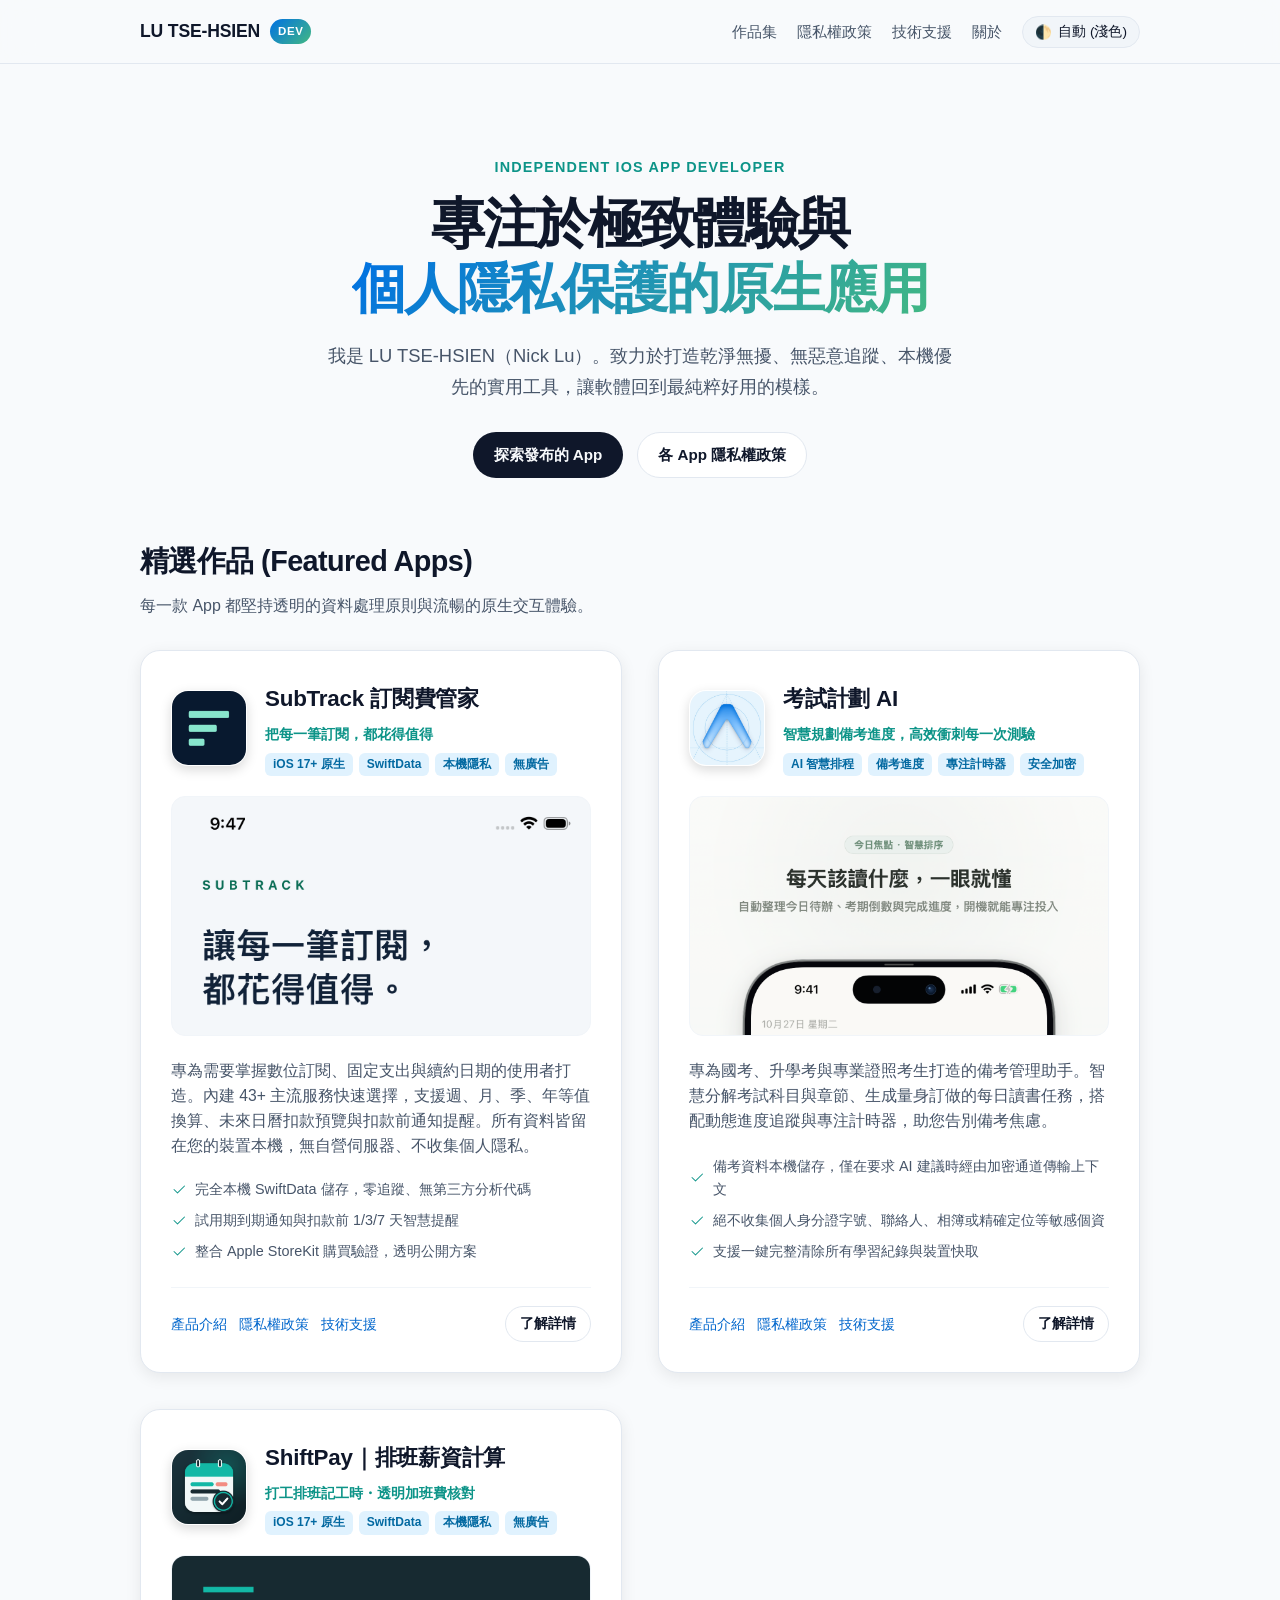
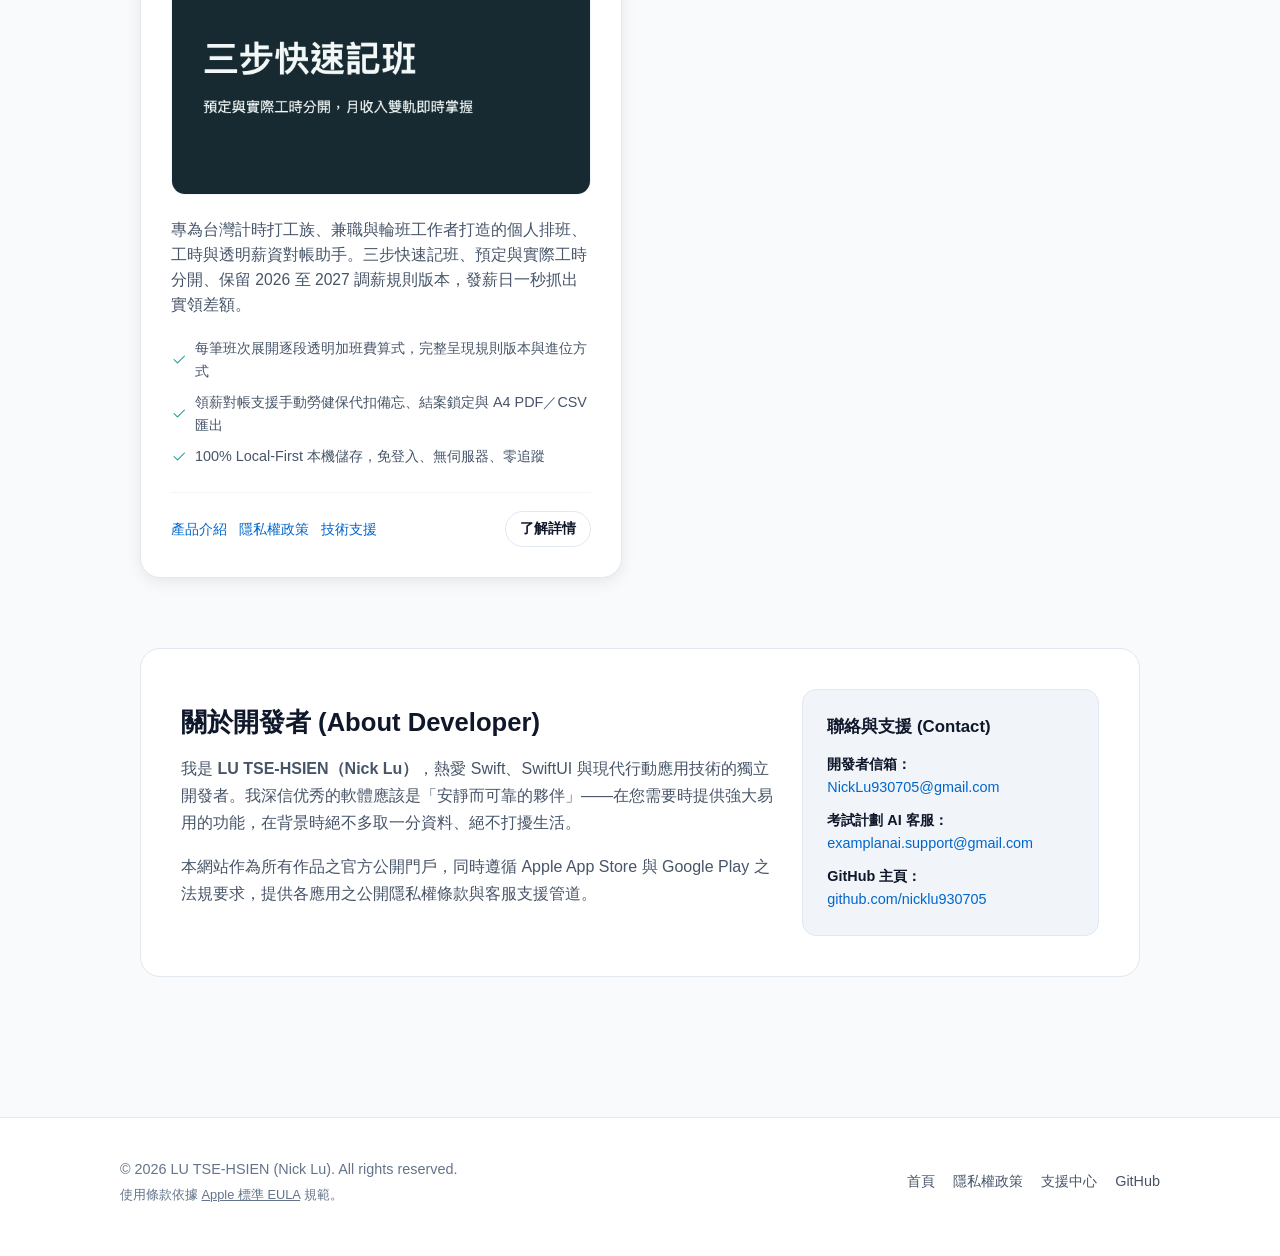
<file: index.html>
<!DOCTYPE html>
<html lang="zh-Hant">
<head>
  <meta charset="utf-8">
  <meta name="viewport" content="width=device-width, initial-scale=1.0">
  <meta name="color-scheme" content="light dark">
  <title>Nick Lu (LU TSE-HSIEN) ｜ 獨立 App 開發者作品集與隱私政策中心</title>
  <meta name="description" content="Nick Lu (LU TSE-HSIEN) 的個人開發者網站。專注於打造重視隱私、純粹實用的 iOS 原生與行動應用，包含 SubTrack 訂閱費管家、考試計劃 AI 等產品介紹、隱私權政策與支援服務。">
  <link rel="stylesheet" href="style.css">
</head>
<body>

  <!-- 頂部導覽列 -->
  <header class="site-header">
    <div class="nav-container">
      <a href="index.html" class="site-brand">
        <span>LU TSE-HSIEN</span>
        <span class="brand-badge">Dev</span>
      </a>

      <nav>
        <ul class="nav-links">
          <li><a href="#apps">作品集</a></li>
          <li><a href="privacy/index.html">隱私權政策</a></li>
          <li><a href="support/index.html">技術支援</a></li>
          <li><a href="#about">關於</a></li>
          <li>
            <button id="theme-toggle-btn" class="theme-toggle-btn" type="button" aria-label="切換網站外觀主題">
              <span aria-hidden="true">🌓</span> <span>外觀</span>
            </button>
          </li>
        </ul>
      </nav>
    </div>
  </header>

  <!-- 主內容區 -->
  <main>
    <!-- Hero 區塊 -->
    <section class="hero">
      <span class="hero-subtitle">Independent iOS App Developer</span>
      <h1>
        專注於極致體驗與<br>
        <span class="hero-gradient-text">個人隱私保護的原生應用</span>
      </h1>
      <p class="hero-desc">
        我是 LU TSE-HSIEN（Nick Lu）。致力於打造乾淨無擾、無惡意追蹤、本機優先的實用工具，讓軟體回到最純粹好用的模樣。
      </p>
      <div class="hero-actions">
        <a href="#apps" class="btn btn-primary">探索發布的 App</a>
        <a href="privacy/index.html" class="btn btn-secondary">各 App 隱私權政策</a>
      </div>
    </section>

    <!-- App 展示區塊 -->
    <section id="apps">
      <div class="section-header">
        <h2>精選作品 (Featured Apps)</h2>
        <p>每一款 App 都堅持透明的資料處理原則與流暢的原生交互體驗。</p>
      </div>

      <div class="apps-grid">
        
        <!-- App 1: SubTrack -->
        <article class="app-card">
          <div class="app-card-header">
            <img src="assets/subtrack-icon.png" alt="SubTrack App Icon" class="app-icon">
            <div class="app-title-group">
              <h3>SubTrack 訂閱費管家</h3>
              <span class="app-tagline">把每一筆訂閱，都花得值得</span>
              <div class="app-badge-row">
                <span class="tag-badge">iOS 17+ 原生</span>
                <span class="tag-badge">SwiftData</span>
                <span class="tag-badge">本機隱私</span>
                <span class="tag-badge">無廣告</span>
              </div>
            </div>
          </div>

          <div class="app-preview-frame">
            <img src="assets/subtrack-preview.png" alt="SubTrack 介面預覽" loading="lazy">
          </div>

          <p class="app-desc">
            專為需要掌握數位訂閱、固定支出與續約日期的使用者打造。內建 43+ 主流服務快速選擇，支援週、月、季、年等值換算、未來日曆扣款預覽與扣款前通知提醒。所有資料皆留在您的裝置本機，無自營伺服器、不收集個人隱私。
          </p>

          <ul class="feature-list">
            <li>
              <svg width="16" height="16" fill="currentColor" viewBox="0 0 16 16"><path d="M13.854 3.646a.5.5 0 0 1 0 .708l-7 7a.5.5 0 0 1-.708 0l-3.5-3.5a.5.5 0 1 1 .708-.708L6.5 10.293l6.646-6.647a.5.5 0 0 1 .708 0z"/></svg>
              完全本機 SwiftData 儲存，零追蹤、無第三方分析代碼
            </li>
            <li>
              <svg width="16" height="16" fill="currentColor" viewBox="0 0 16 16"><path d="M13.854 3.646a.5.5 0 0 1 0 .708l-7 7a.5.5 0 0 1-.708 0l-3.5-3.5a.5.5 0 1 1 .708-.708L6.5 10.293l6.646-6.647a.5.5 0 0 1 .708 0z"/></svg>
              試用期到期通知與扣款前 1/3/7 天智慧提醒
            </li>
            <li>
              <svg width="16" height="16" fill="currentColor" viewBox="0 0 16 16"><path d="M13.854 3.646a.5.5 0 0 1 0 .708l-7 7a.5.5 0 0 1-.708 0l-3.5-3.5a.5.5 0 1 1 .708-.708L6.5 10.293l6.646-6.647a.5.5 0 0 1 .708 0z"/></svg>
              整合 Apple StoreKit 購買驗證，透明公開方案
            </li>
          </ul>

          <div class="app-card-actions">
            <div class="app-links-group">
              <a href="subtrack/index.html">產品介紹</a>
              <a href="subtrack/privacy.html">隱私權政策</a>
              <a href="subtrack/support.html">技術支援</a>
            </div>
            <a href="subtrack/index.html" class="btn btn-secondary btn-sm">了解詳情</a>
          </div>
        </article>

        <!-- App 2: 考試計劃 AI -->
        <article class="app-card">
          <div class="app-card-header">
            <img src="assets/examplan-icon.png" alt="考試計劃 AI App Icon" class="app-icon">
            <div class="app-title-group">
              <h3>考試計劃 AI</h3>
              <span class="app-tagline">智慧規劃備考進度，高效衝刺每一次測驗</span>
              <div class="app-badge-row">
                <span class="tag-badge">AI 智慧排程</span>
                <span class="tag-badge">備考進度</span>
                <span class="tag-badge">專注計時器</span>
                <span class="tag-badge">安全加密</span>
              </div>
            </div>
          </div>

          <div class="app-preview-frame">
            <img src="assets/examplan-preview.png" alt="考試計劃 AI 介面預覽" loading="lazy">
          </div>

          <p class="app-desc">
            專為國考、升學考與專業證照考生打造的備考管理助手。智慧分解考試科目與章節、生成量身訂做的每日讀書任務，搭配動態進度追蹤與專注計時器，助您告別備考焦慮。
          </p>

          <ul class="feature-list">
            <li>
              <svg width="16" height="16" fill="currentColor" viewBox="0 0 16 16"><path d="M13.854 3.646a.5.5 0 0 1 0 .708l-7 7a.5.5 0 0 1-.708 0l-3.5-3.5a.5.5 0 1 1 .708-.708L6.5 10.293l6.646-6.647a.5.5 0 0 1 .708 0z"/></svg>
              備考資料本機儲存，僅在要求 AI 建議時經由加密通道傳輸上下文
            </li>
            <li>
              <svg width="16" height="16" fill="currentColor" viewBox="0 0 16 16"><path d="M13.854 3.646a.5.5 0 0 1 0 .708l-7 7a.5.5 0 0 1-.708 0l-3.5-3.5a.5.5 0 1 1 .708-.708L6.5 10.293l6.646-6.647a.5.5 0 0 1 .708 0z"/></svg>
              絕不收集個人身分證字號、聯絡人、相簿或精確定位等敏感個資
            </li>
            <li>
              <svg width="16" height="16" fill="currentColor" viewBox="0 0 16 16"><path d="M13.854 3.646a.5.5 0 0 1 0 .708l-7 7a.5.5 0 0 1-.708 0l-3.5-3.5a.5.5 0 1 1 .708-.708L6.5 10.293l6.646-6.647a.5.5 0 0 1 .708 0z"/></svg>
              支援一鍵完整清除所有學習紀錄與裝置快取
            </li>
          </ul>

          <div class="app-card-actions">
            <div class="app-links-group">
              <a href="examplan/index.html">產品介紹</a>
              <a href="examplan/privacy.html">隱私權政策</a>
              <a href="examplan/support.html">技術支援</a>
            </div>
            <a href="examplan/index.html" class="btn btn-secondary btn-sm">了解詳情</a>
          </div>
        </article>

        <!-- App 3: ShiftPay -->
        <article class="app-card">
          <div class="app-card-header">
            <img src="assets/shiftpay-icon.png" alt="ShiftPay App Icon" class="app-icon">
            <div class="app-title-group">
              <h3>ShiftPay｜排班薪資計算</h3>
              <span class="app-tagline">打工排班記工時・透明加班費核對</span>
              <div class="app-badge-row">
                <span class="tag-badge">iOS 17+ 原生</span>
                <span class="tag-badge">SwiftData</span>
                <span class="tag-badge">本機隱私</span>
                <span class="tag-badge">無廣告</span>
              </div>
            </div>
          </div>

          <div class="app-preview-frame">
            <img src="assets/shiftpay-preview.png" alt="ShiftPay 介面預覽" loading="lazy">
          </div>

          <p class="app-desc">
            專為台灣計時打工族、兼職與輪班工作者打造的個人排班、工時與透明薪資對帳助手。三步快速記班、預定與實際工時分開、保留 2026 至 2027 調薪規則版本，發薪日一秒抓出實領差額。
          </p>

          <ul class="feature-list">
            <li>
              <svg width="16" height="16" fill="currentColor" viewBox="0 0 16 16"><path d="M13.854 3.646a.5.5 0 0 1 0 .708l-7 7a.5.5 0 0 1-.708 0l-3.5-3.5a.5.5 0 1 1 .708-.708L6.5 10.293l6.646-6.647a.5.5 0 0 1 .708 0z"/></svg>
              每筆班次展開逐段透明加班費算式，完整呈現規則版本與進位方式
            </li>
            <li>
              <svg width="16" height="16" fill="currentColor" viewBox="0 0 16 16"><path d="M13.854 3.646a.5.5 0 0 1 0 .708l-7 7a.5.5 0 0 1-.708 0l-3.5-3.5a.5.5 0 1 1 .708-.708L6.5 10.293l6.646-6.647a.5.5 0 0 1 .708 0z"/></svg>
              領薪對帳支援手動勞健保代扣備忘、結案鎖定與 A4 PDF／CSV 匯出
            </li>
            <li>
              <svg width="16" height="16" fill="currentColor" viewBox="0 0 16 16"><path d="M13.854 3.646a.5.5 0 0 1 0 .708l-7 7a.5.5 0 0 1-.708 0l-3.5-3.5a.5.5 0 1 1 .708-.708L6.5 10.293l6.646-6.647a.5.5 0 0 1 .708 0z"/></svg>
              100% Local-First 本機儲存，免登入、無伺服器、零追蹤
            </li>
          </ul>

          <div class="app-card-actions">
            <div class="app-links-group">
              <a href="shiftpay/index.html">產品介紹</a>
              <a href="shiftpay/privacy.html">隱私權政策</a>
              <a href="shiftpay/support.html">技術支援</a>
            </div>
            <a href="shiftpay/index.html" class="btn btn-secondary btn-sm">了解詳情</a>
          </div>
        </article>

      </div>
    </section>

    <!-- 關於開發者與聯絡資訊 -->
    <section id="about" class="about-section">
      <div class="about-grid">
        <div class="about-text">
          <h2>關於開發者 (About Developer)</h2>
          <p>
            我是 <strong>LU TSE-HSIEN（Nick Lu）</strong>，熱愛 Swift、SwiftUI 與現代行動應用技術的獨立開發者。我深信优秀的軟體應該是「安靜而可靠的夥伴」——在您需要時提供強大易用的功能，在背景時絕不多取一分資料、絕不打擾生活。
          </p>
          <p>
            本網站作為所有作品之官方公開門戶，同時遵循 Apple App Store 與 Google Play 之法規要求，提供各應用之公開隱私權條款與客服支援管道。
          </p>
        </div>

        <div class="contact-card">
          <h4>聯絡與支援 (Contact)</h4>
          <ul class="contact-list">
            <li>
              <strong>開發者信箱：</strong><br>
              <a href="mailto:NickLu930705@gmail.com">NickLu930705@gmail.com</a>
            </li>
            <li>
              <strong>考試計劃 AI 客服：</strong><br>
              <a href="mailto:examplanai.support@gmail.com">examplanai.support@gmail.com</a>
            </li>
            <li>
              <strong>GitHub 主頁：</strong><br>
              <a href="https://github.com/nicklu930705" target="_blank" rel="noopener noreferrer">github.com/nicklu930705</a>
            </li>
          </ul>
        </div>
      </div>
    </section>
  </main>

  <!-- 頁尾 -->
  <footer class="site-footer">
    <div class="footer-container">
      <div>
        <p>© 2026 LU TSE-HSIEN (Nick Lu). All rights reserved.</p>
        <p style="font-size: 0.8rem; margin-top: 4px; color: var(--text-muted);">
          使用條款依據 <a href="https://www.apple.com/legal/internet-services/itunes/dev/stdeula/" target="_blank" rel="noopener noreferrer" style="color: inherit; text-decoration: underline;">Apple 標準 EULA</a> 規範。
        </p>
      </div>

      <ul class="footer-links">
        <li><a href="index.html">首頁</a></li>
        <li><a href="privacy/index.html">隱私權政策</a></li>
        <li><a href="support/index.html">支援中心</a></li>
        <li><a href="https://github.com/nicklu930705" target="_blank" rel="noopener noreferrer">GitHub</a></li>
      </ul>
    </div>
  </footer>

  <script src="script.js"></script>
</body>
</html>
</file>
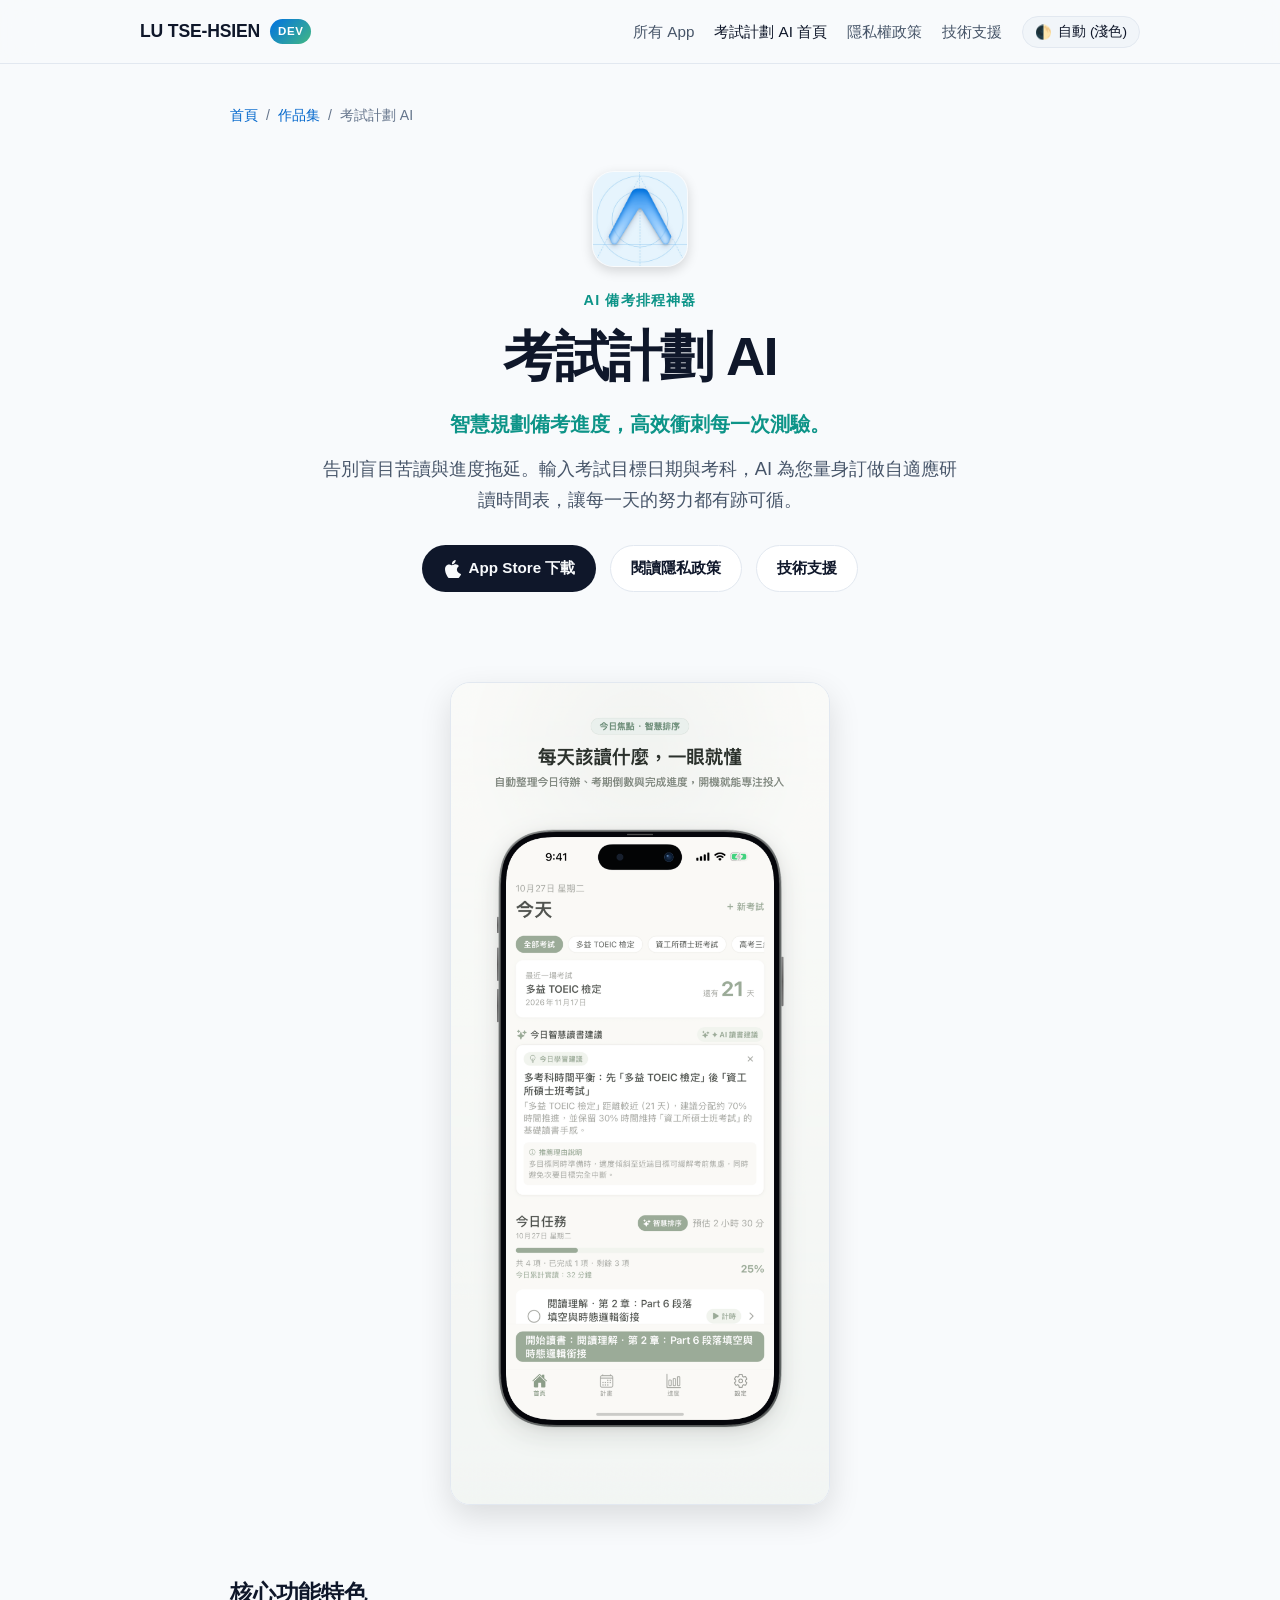
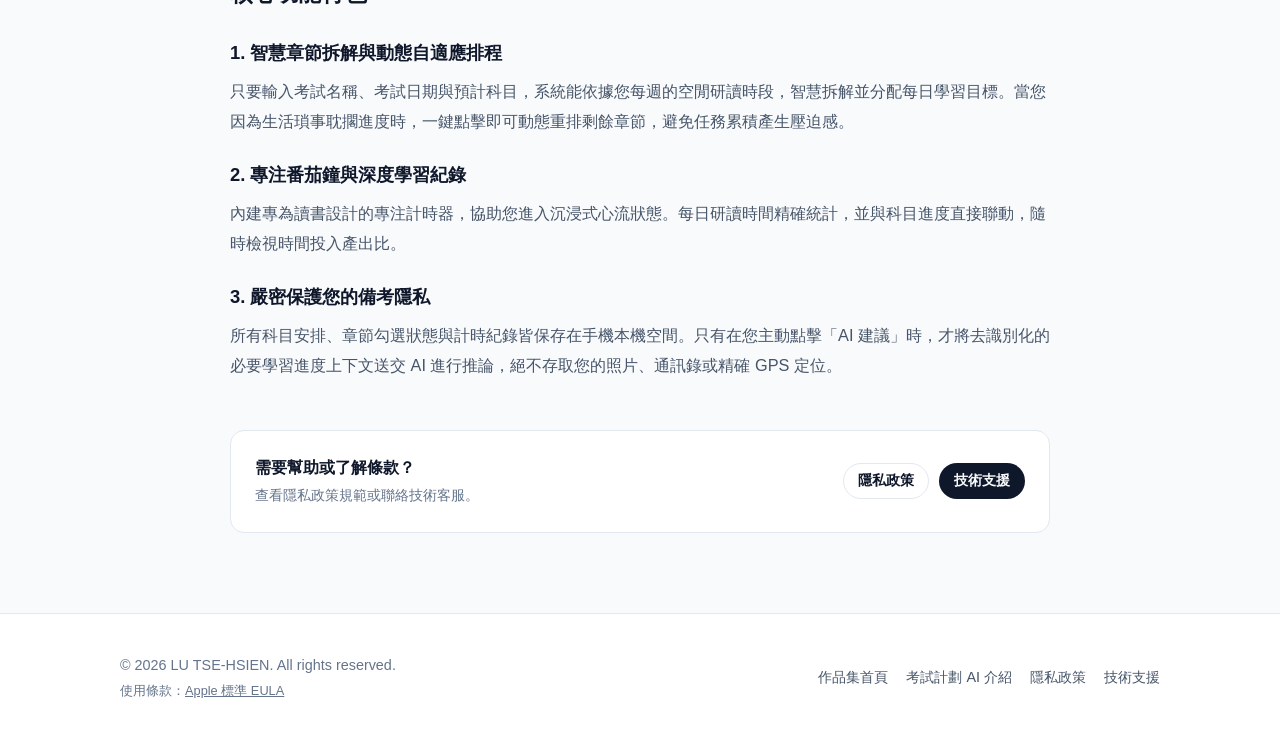
<file: examplan/index.html>
<!DOCTYPE html>
<html lang="zh-Hant">
<head>
  <meta charset="utf-8">
  <meta name="viewport" content="width=device-width, initial-scale=1.0">
  <meta name="color-scheme" content="light dark">
  <title>考試計劃 AI ｜ 智慧規劃備考進度，高效衝刺每一次測驗</title>
  <meta name="description" content="考試計劃 AI（ExamPlan AI）專為國考、證照與升學考生打造。提供 AI 智慧章節拆解、動態自適應排程、專注計時器與弱點科目強化。">
  <link rel="stylesheet" href="../style.css">
</head>
<body>

  <header class="site-header">
    <div class="nav-container">
      <a href="../index.html" class="site-brand">
        <span>LU TSE-HSIEN</span>
        <span class="brand-badge">Dev</span>
      </a>

      <nav>
        <ul class="nav-links">
          <li><a href="../index.html#apps">所有 App</a></li>
          <li><a href="index.html" class="active">考試計劃 AI 首頁</a></li>
          <li><a href="privacy.html">隱私權政策</a></li>
          <li><a href="support.html">技術支援</a></li>
          <li>
            <button id="theme-toggle-btn" class="theme-toggle-btn" type="button" aria-label="切換網站外觀主題">
              <span aria-hidden="true">🌓</span> <span>外觀</span>
            </button>
          </li>
        </ul>
      </nav>
    </div>
  </header>

  <main>
    <div class="doc-container">
      
      <nav class="breadcrumb" aria-label="頁面路徑">
        <a href="../index.html">首頁</a>
        <span>/</span>
        <a href="../index.html#apps">作品集</a>
        <span>/</span>
        <span>考試計劃 AI</span>
      </nav>

      <!-- App Hero -->
      <section class="hero" style="padding-top: 20px;">
        <img src="../assets/examplan-icon.png" alt="考試計劃 AI Icon" class="app-icon" style="width: 96px; height: 96px; margin: 0 auto 20px; display: block;">
        <span class="hero-subtitle">AI 備考排程神器</span>
        <h1>考試計劃 AI</h1>
        <p class="hero-desc" style="font-size: 1.25rem; font-weight: 600; color: var(--accent-teal); margin-bottom: 12px;">
          智慧規劃備考進度，高效衝刺每一次測驗。
        </p>
        <p class="hero-desc">
          告別盲目苦讀與進度拖延。輸入考試目標日期與考科，AI 為您量身訂做自適應研讀時間表，讓每一天的努力都有跡可循。
        </p>

        <div class="hero-actions">
          <a href="https://apps.apple.com" class="btn btn-primary" target="_blank" rel="noopener noreferrer">
            <svg width="18" height="18" fill="currentColor" viewBox="0 0 16 16"><path d="M11.182.008C11.148-.03 9.923.023 8.857 1.18c-1.066 1.156-.902 2.482-.878 2.516.024.034 1.52.087 2.475-1.258.955-1.345.762-2.391.728-2.43zm3.314 11.733c-.048-.096-2.325-1.234-2.113-3.422.212-2.189 1.675-2.789 1.698-2.854.023-.065-.597-.79-1.254-1.157a3.692 3.692 0 0 0-1.563-.434c-.108-.003-.483-.095-1.254.116-.508.139-1.653.589-1.968.607-.316.018-1.256-.522-2.267-.665-.947-.133-2.062.296-2.732.964-.67.669-1.246 1.879-1.246 3.422 0 1.942.84 4.502 2.227 6.483.743 1.06 1.637 2.012 2.766 2.03.963.016 1.34-.602 2.65-.602 1.31 0 1.62.602 2.65.602 1.03 0 1.968-.962 2.71-2.022.652-.93 1.13-1.895 1.25-2.12-.023-.047-.32-.234-.586-.532z"/></svg>
            App Store 下載
          </a>
          <a href="privacy.html" class="btn btn-secondary">閱讀隱私政策</a>
          <a href="support.html" class="btn btn-secondary">技術支援</a>
        </div>
      </section>

      <!-- 螢幕截圖預覽 -->
      <div style="text-align: center; margin: 30px 0 50px;">
        <img src="../assets/examplan-preview.png" alt="考試計劃 AI 產品截圖" style="max-width: 380px; width: 100%; height: auto; border-radius: var(--radius-lg); box-shadow: var(--shadow-lg); border: 1px solid var(--border-color);">
      </div>

      <!-- 功能亮點 -->
      <article class="doc-content">
        <h2>核心功能特色</h2>

        <h3>1. 智慧章節拆解與動態自適應排程</h3>
        <p>
          只要輸入考試名稱、考試日期與預計科目，系統能依據您每週的空閒研讀時段，智慧拆解並分配每日學習目標。當您因為生活瑣事耽擱進度時，一鍵點擊即可動態重排剩餘章節，避免任務累積產生壓迫感。
        </p>

        <h3>2. 專注番茄鐘與深度學習紀錄</h3>
        <p>
          內建專為讀書設計的專注計時器，協助您進入沉浸式心流狀態。每日研讀時間精確統計，並與科目進度直接聯動，隨時檢視時間投入產出比。
        </p>

        <h3>3. 嚴密保護您的備考隱私</h3>
        <p>
          所有科目安排、章節勾選狀態與計時紀錄皆保存在手機本機空間。只有在您主動點擊「AI 建議」時，才將去識別化的必要學習進度上下文送交 AI 進行推論，絕不存取您的照片、通訊錄或精確 GPS 定位。
        </p>
      </article>

      <div class="doc-nav-card">
        <div>
          <h4>需要幫助或了解條款？</h4>
          <p style="color: var(--text-muted); font-size: 0.9rem; margin-top: 4px;">查看隱私政策規範或聯絡技術客服。</p>
        </div>
        <div style="display: flex; gap: 10px;">
          <a href="privacy.html" class="btn btn-secondary btn-sm">隱私政策</a>
          <a href="support.html" class="btn btn-primary btn-sm">技術支援</a>
        </div>
      </div>

    </div>
  </main>

  <footer class="site-footer">
    <div class="footer-container">
      <div>
        <p>© 2026 LU TSE-HSIEN. All rights reserved.</p>
        <p style="font-size: 0.8rem; margin-top: 4px; color: var(--text-muted);">
          使用條款：<a href="https://www.apple.com/legal/internet-services/itunes/dev/stdeula/" target="_blank" rel="noopener noreferrer" style="color: inherit; text-decoration: underline;">Apple 標準 EULA</a>
        </p>
      </div>

      <ul class="footer-links">
        <li><a href="../index.html">作品集首頁</a></li>
        <li><a href="index.html">考試計劃 AI 介紹</a></li>
        <li><a href="privacy.html">隱私政策</a></li>
        <li><a href="support.html">技術支援</a></li>
      </ul>
    </div>
  </footer>

  <script src="../script.js"></script>
</body>
</html>
</file>
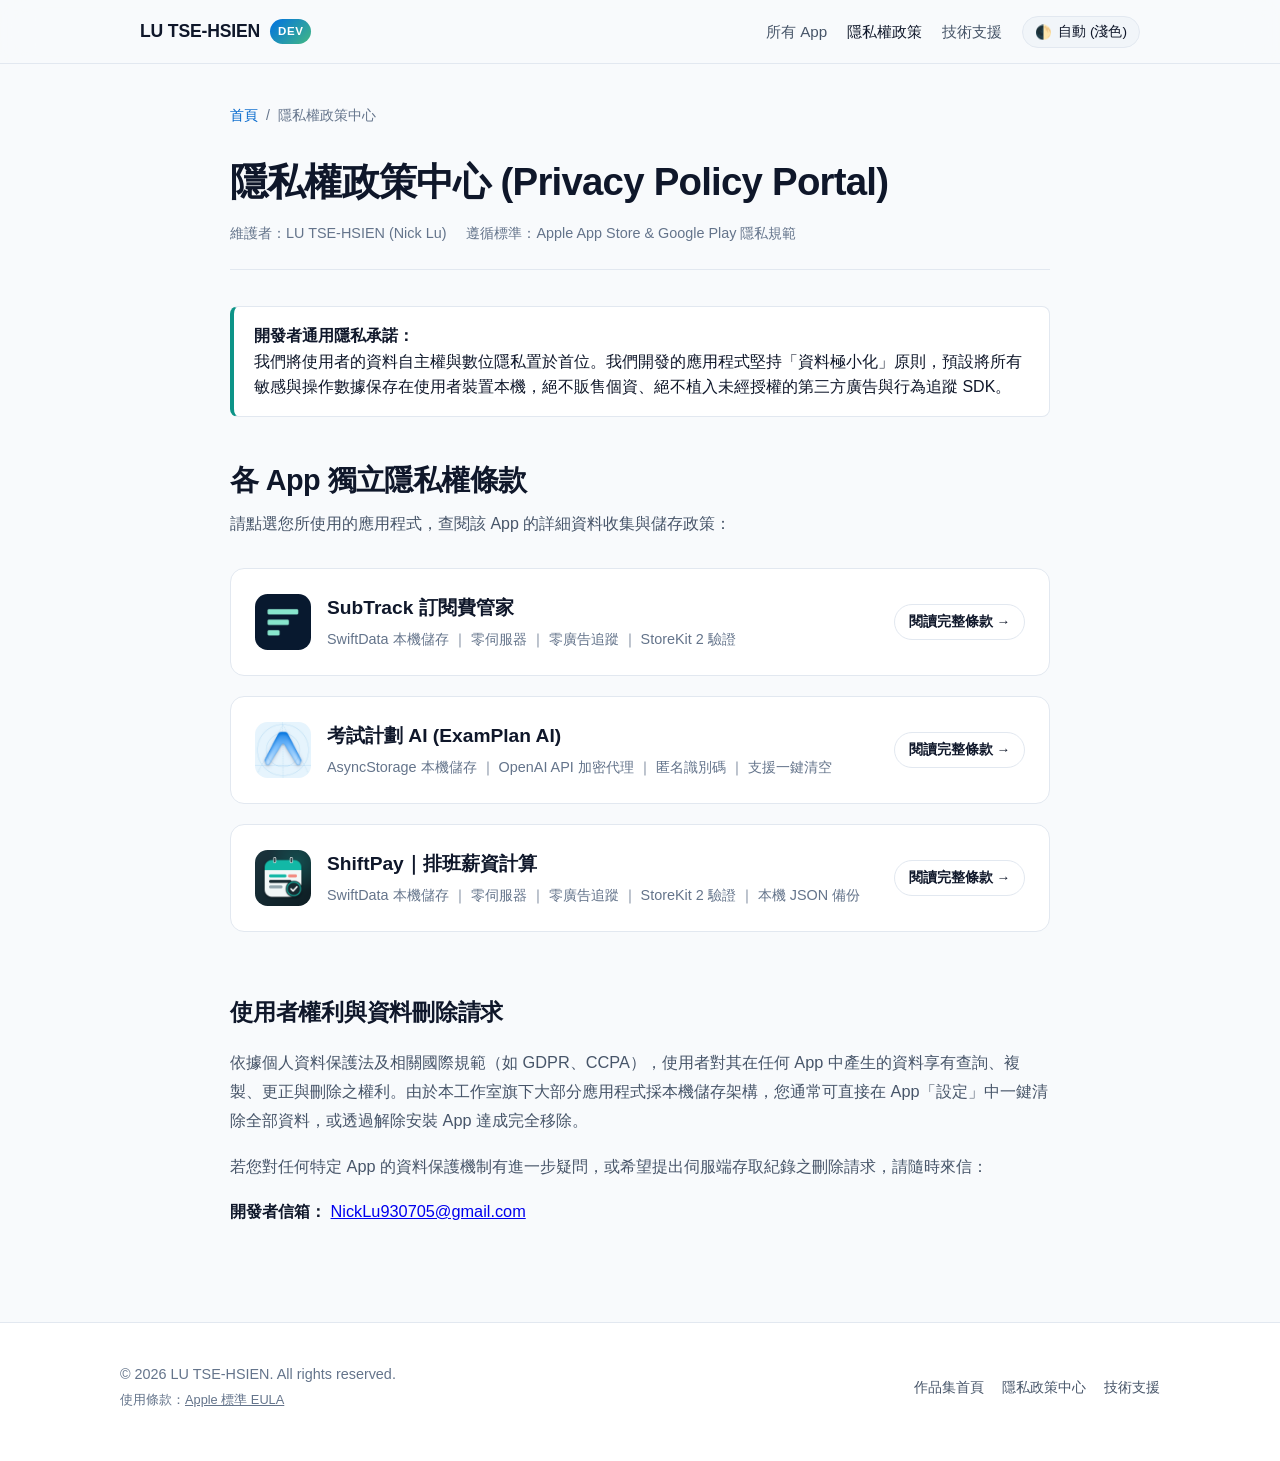
<file: privacy/index.html>
<!DOCTYPE html>
<html lang="zh-Hant">
<head>
  <meta charset="utf-8">
  <meta name="viewport" content="width=device-width, initial-scale=1.0">
  <meta name="color-scheme" content="light dark">
  <title>隱私權政策中心 ｜ LU TSE-HSIEN (Nick Lu)</title>
  <meta name="description" content="LU TSE-HSIEN（Nick Lu）旗下所有 App 之隱私權政策總目錄。包含 SubTrack 訂閱費管家、考試計劃 AI 之本機資料保護與資安承諾。">
  <link rel="stylesheet" href="../style.css">
</head>
<body>

  <header class="site-header">
    <div class="nav-container">
      <a href="../index.html" class="site-brand">
        <span>LU TSE-HSIEN</span>
        <span class="brand-badge">Dev</span>
      </a>

      <nav>
        <ul class="nav-links">
          <li><a href="../index.html#apps">所有 App</a></li>
          <li><a href="index.html" class="active">隱私權政策</a></li>
          <li><a href="../support/index.html">技術支援</a></li>
          <li>
            <button id="theme-toggle-btn" class="theme-toggle-btn" type="button" aria-label="切換網站外觀主題">
              <span aria-hidden="true">🌓</span> <span>外觀</span>
            </button>
          </li>
        </ul>
      </nav>
    </div>
  </header>

  <main>
    <div class="doc-container">
      
      <nav class="breadcrumb" aria-label="頁面路徑">
        <a href="../index.html">首頁</a>
        <span>/</span>
        <span>隱私權政策中心</span>
      </nav>

      <div class="doc-header">
        <h1>隱私權政策中心 (Privacy Policy Portal)</h1>
        <div class="doc-meta">
          <span>維護者：LU TSE-HSIEN (Nick Lu)</span>
          <span>遵循標準：Apple App Store & Google Play 隱私規範</span>
        </div>
      </div>

      <div class="doc-callout">
        <strong>開發者通用隱私承諾：</strong><br>
        我們將使用者的資料自主權與數位隱私置於首位。我們開發的應用程式堅持「資料極小化」原則，預設將所有敏感與操作數據保存在使用者裝置本機，絕不販售個資、絕不植入未經授權的第三方廣告與行為追蹤 SDK。
      </div>

      <div class="section-header" style="margin-top: 40px;">
        <h2>各 App 獨立隱私權條款</h2>
        <p>請點選您所使用的應用程式，查閱該 App 的詳細資料收集與儲存政策：</p>
      </div>

      <div style="display: flex; flex-direction: column; gap: 20px; margin-bottom: 50px;">
        
        <!-- SubTrack Policy Card -->
        <div style="background: var(--bg-card); border: 1px solid var(--border-color); border-radius: var(--radius-md); padding: 24px; display: flex; align-items: center; justify-content: space-between; flex-wrap: wrap; gap: 16px;">
          <div style="display: flex; align-items: center; gap: 16px;">
            <img src="../assets/subtrack-icon.png" alt="SubTrack Icon" style="width: 56px; height: 56px; border-radius: var(--radius-squircle);">
            <div>
              <h3 style="font-size: 1.2rem; margin-bottom: 4px;">SubTrack 訂閱費管家</h3>
              <p style="color: var(--text-muted); font-size: 0.9rem;">SwiftData 本機儲存 ｜ 零伺服器 ｜ 零廣告追蹤 ｜ StoreKit 2 驗證</p>
            </div>
          </div>
          <a href="../subtrack/privacy.html" class="btn btn-secondary btn-sm">閱讀完整條款 &rarr;</a>
        </div>

        <!-- 考試計劃 AI Policy Card -->
        <div style="background: var(--bg-card); border: 1px solid var(--border-color); border-radius: var(--radius-md); padding: 24px; display: flex; align-items: center; justify-content: space-between; flex-wrap: wrap; gap: 16px;">
          <div style="display: flex; align-items: center; gap: 16px;">
            <img src="../assets/examplan-icon.png" alt="考試計劃 AI Icon" style="width: 56px; height: 56px; border-radius: var(--radius-squircle);">
            <div>
              <h3 style="font-size: 1.2rem; margin-bottom: 4px;">考試計劃 AI (ExamPlan AI)</h3>
              <p style="color: var(--text-muted); font-size: 0.9rem;">AsyncStorage 本機儲存 ｜ OpenAI API 加密代理 ｜ 匿名識別碼 ｜ 支援一鍵清空</p>
            </div>
          </div>
          <a href="../examplan/privacy.html" class="btn btn-secondary btn-sm">閱讀完整條款 &rarr;</a>
        </div>

        <!-- ShiftPay Policy Card -->
        <div style="background: var(--bg-card); border: 1px solid var(--border-color); border-radius: var(--radius-md); padding: 24px; display: flex; align-items: center; justify-content: space-between; flex-wrap: wrap; gap: 16px;">
          <div style="display: flex; align-items: center; gap: 16px;">
            <img src="../assets/shiftpay-icon.png" alt="ShiftPay Icon" style="width: 56px; height: 56px; border-radius: var(--radius-squircle);">
            <div>
              <h3 style="font-size: 1.2rem; margin-bottom: 4px;">ShiftPay｜排班薪資計算</h3>
              <p style="color: var(--text-muted); font-size: 0.9rem;">SwiftData 本機儲存 ｜ 零伺服器 ｜ 零廣告追蹤 ｜ StoreKit 2 驗證 ｜ 本機 JSON 備份</p>
            </div>
          </div>
          <a href="../shiftpay/privacy.html" class="btn btn-secondary btn-sm">閱讀完整條款 &rarr;</a>
        </div>

      </div>

      <article class="doc-content">
        <h2>使用者權利與資料刪除請求</h2>
        <p>
          依據個人資料保護法及相關國際規範（如 GDPR、CCPA），使用者對其在任何 App 中產生的資料享有查詢、複製、更正與刪除之權利。由於本工作室旗下大部分應用程式採本機儲存架構，您通常可直接在 App「設定」中一鍵清除全部資料，或透過解除安裝 App 達成完全移除。
        </p>
        <p>
          若您對任何特定 App 的資料保護機制有進一步疑問，或希望提出伺服端存取紀錄之刪除請求，請隨時來信：
        </p>
        <p>
          <strong>開發者信箱：</strong> <a href="mailto:NickLu930705@gmail.com">NickLu930705@gmail.com</a>
        </p>
      </article>

    </div>
  </main>

  <footer class="site-footer">
    <div class="footer-container">
      <div>
        <p>© 2026 LU TSE-HSIEN. All rights reserved.</p>
        <p style="font-size: 0.8rem; margin-top: 4px; color: var(--text-muted);">
          使用條款：<a href="https://www.apple.com/legal/internet-services/itunes/dev/stdeula/" target="_blank" rel="noopener noreferrer" style="color: inherit; text-decoration: underline;">Apple 標準 EULA</a>
        </p>
      </div>

      <ul class="footer-links">
        <li><a href="../index.html">作品集首頁</a></li>
        <li><a href="index.html">隱私政策中心</a></li>
        <li><a href="../support/index.html">技術支援</a></li>
      </ul>
    </div>
  </footer>

  <script src="../script.js"></script>
</body>
</html>
</file>
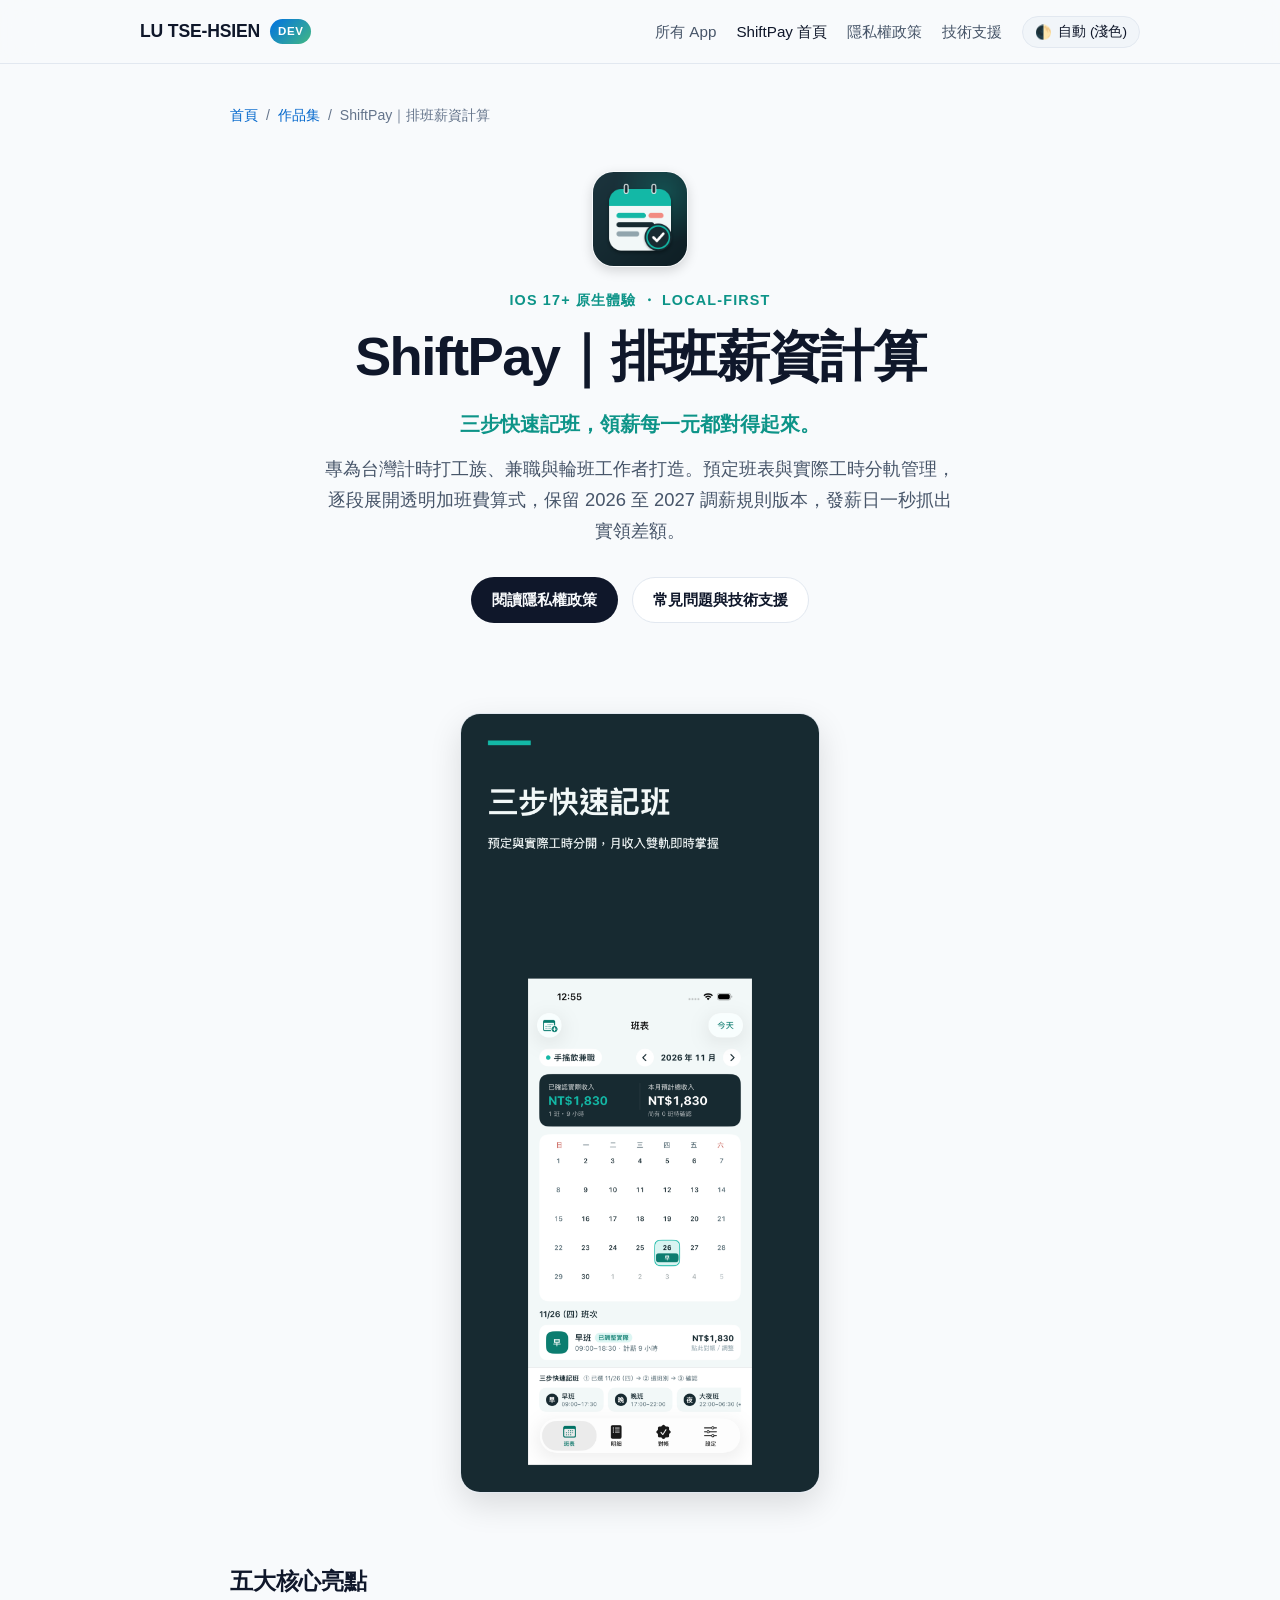
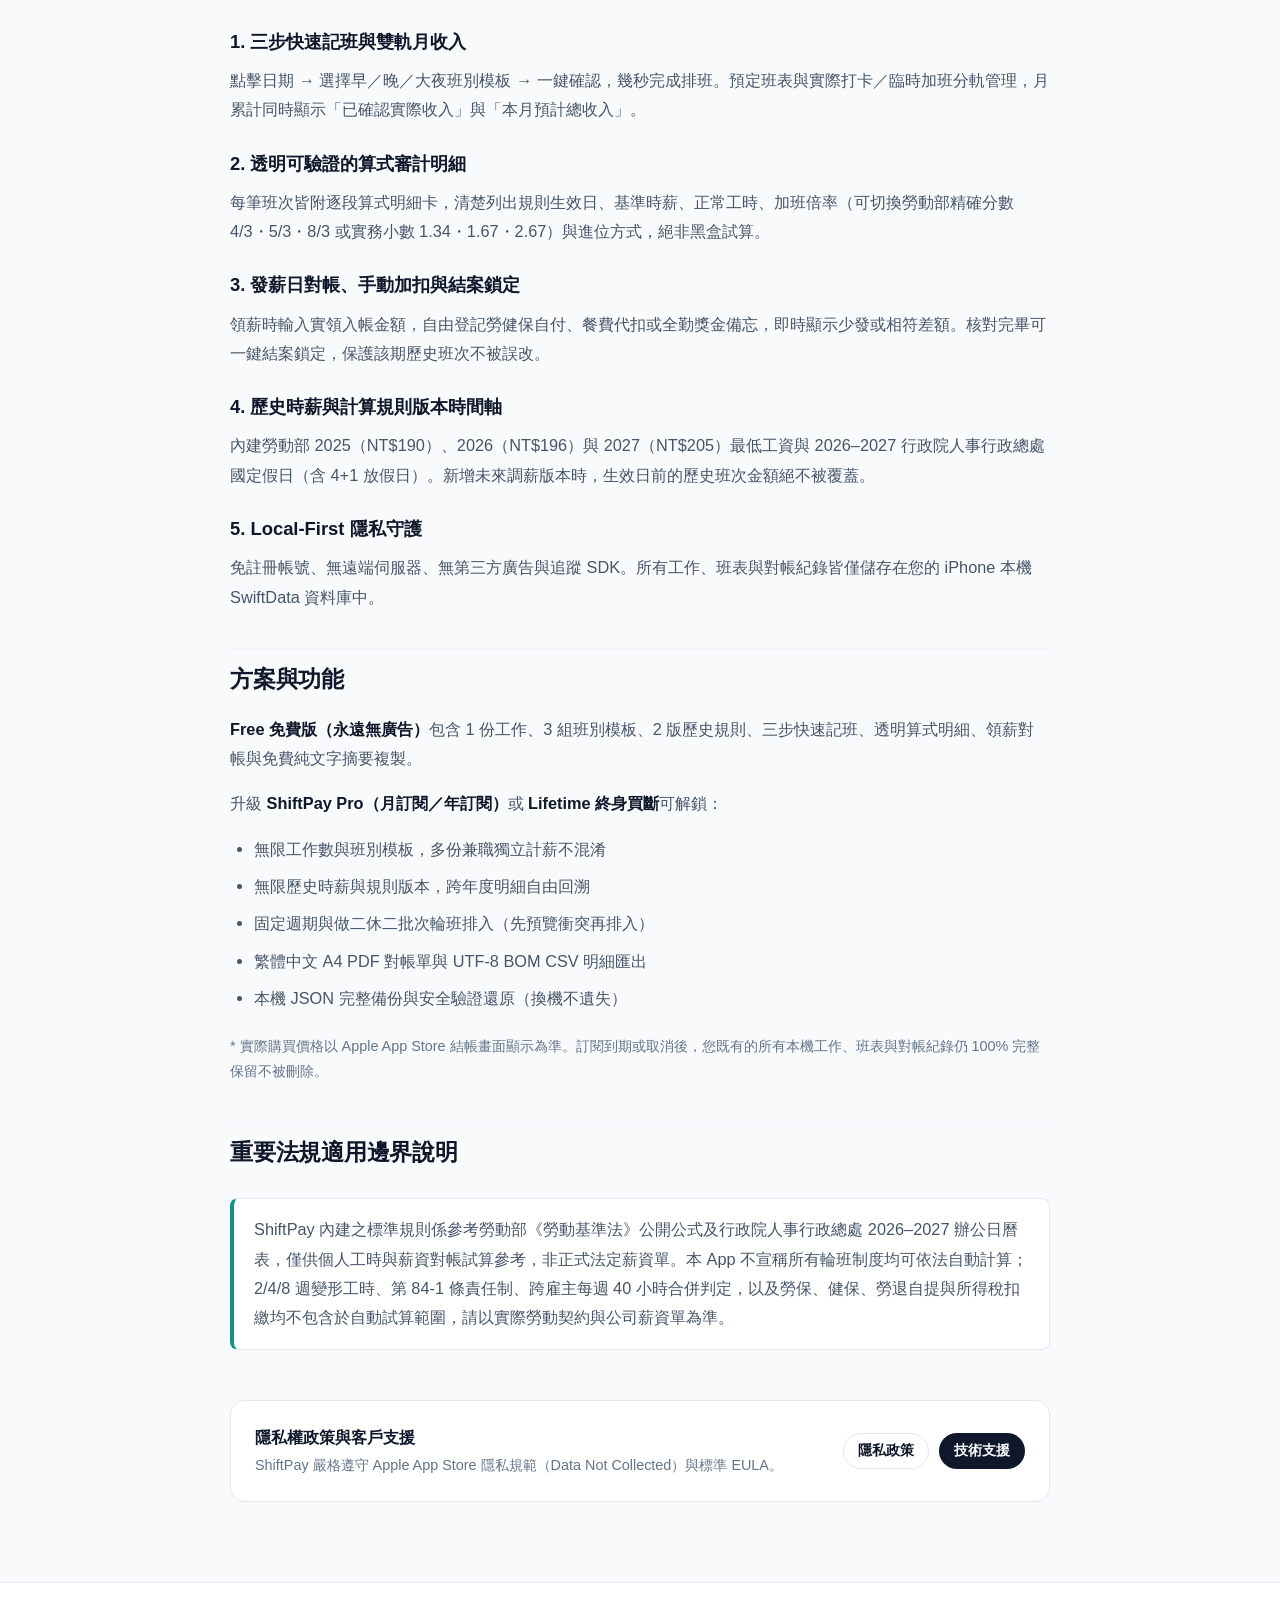
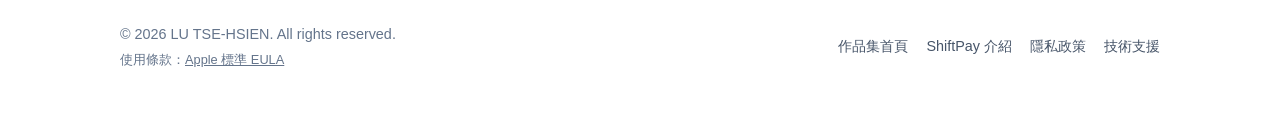
<file: shiftpay/index.html>
<!DOCTYPE html>
<html lang="zh-Hant">
<head>
  <meta charset="utf-8">
  <meta name="viewport" content="width=device-width, initial-scale=1.0">
  <meta name="color-scheme" content="light dark">
  <title>ShiftPay｜排班薪資計算 — 打工排班記工時・透明加班費核對</title>
  <meta name="description" content="ShiftPay 是一款專為台灣計時打工族、兼職與輪班工作者打造的 iOS 排班、工時與透明薪資對帳助手。三步快速記班、預定與實際工時分開、歷史調薪規則版本保留，完全本機儲存免登入無廣告。">
  <link rel="stylesheet" href="../style.css">
</head>
<body>

  <header class="site-header">
    <div class="nav-container">
      <a href="../index.html" class="site-brand">
        <span>LU TSE-HSIEN</span>
        <span class="brand-badge">Dev</span>
      </a>

      <nav>
        <ul class="nav-links">
          <li><a href="../index.html#apps">所有 App</a></li>
          <li><a href="index.html" class="active">ShiftPay 首頁</a></li>
          <li><a href="privacy.html">隱私權政策</a></li>
          <li><a href="support.html">技術支援</a></li>
          <li>
            <button id="theme-toggle-btn" class="theme-toggle-btn" type="button" aria-label="切換網站外觀主題">
              <span aria-hidden="true">🌓</span> <span>外觀</span>
            </button>
          </li>
        </ul>
      </nav>
    </div>
  </header>

  <main>
    <div class="doc-container">

      <nav class="breadcrumb" aria-label="頁面路徑">
        <a href="../index.html">首頁</a>
        <span>/</span>
        <a href="../index.html#apps">作品集</a>
        <span>/</span>
        <span>ShiftPay｜排班薪資計算</span>
      </nav>

      <!-- App Hero -->
      <section class="hero" style="padding-top: 20px;">
        <img src="../assets/shiftpay-icon.png" alt="ShiftPay App Icon" class="app-icon" style="width: 96px; height: 96px; margin: 0 auto 20px; display: block;">
        <span class="hero-subtitle">iOS 17+ 原生體驗 ・ Local-First</span>
        <h1>ShiftPay｜排班薪資計算</h1>
        <p class="hero-desc" style="font-size: 1.25rem; font-weight: 600; color: var(--accent-teal); margin-bottom: 12px;">
          三步快速記班，領薪每一元都對得起來。
        </p>
        <p class="hero-desc">
          專為台灣計時打工族、兼職與輪班工作者打造。預定班表與實際工時分軌管理，逐段展開透明加班費算式，保留 2026 至 2027 調薪規則版本，發薪日一秒抓出實領差額。
        </p>

        <div class="hero-actions">
          <a href="privacy.html" class="btn btn-primary">閱讀隱私權政策</a>
          <a href="support.html" class="btn btn-secondary">常見問題與技術支援</a>
        </div>
      </section>

      <!-- 螢幕截圖預覽 -->
      <div style="text-align: center; margin: 30px 0 50px;">
        <img src="../assets/shiftpay-preview.png" alt="ShiftPay 班表與三步快速記班介面預覽" style="max-width: 360px; width: 100%; height: auto; border-radius: var(--radius-lg); box-shadow: var(--shadow-lg); border: 1px solid var(--border-color);">
      </div>

      <article class="doc-content">
        <h2>五大核心亮點</h2>

        <h3>1. 三步快速記班與雙軌月收入</h3>
        <p>
          點擊日期 → 選擇早／晚／大夜班別模板 → 一鍵確認，幾秒完成排班。預定班表與實際打卡／臨時加班分軌管理，月累計同時顯示「已確認實際收入」與「本月預計總收入」。
        </p>

        <h3>2. 透明可驗證的算式審計明細</h3>
        <p>
          每筆班次皆附逐段算式明細卡，清楚列出規則生效日、基準時薪、正常工時、加班倍率（可切換勞動部精確分數 4/3・5/3・8/3 或實務小數 1.34・1.67・2.67）與進位方式，絕非黑盒試算。
        </p>

        <h3>3. 發薪日對帳、手動加扣與結案鎖定</h3>
        <p>
          領薪時輸入實領入帳金額，自由登記勞健保自付、餐費代扣或全勤獎金備忘，即時顯示少發或相符差額。核對完畢可一鍵結案鎖定，保護該期歷史班次不被誤改。
        </p>

        <h3>4. 歷史時薪與計算規則版本時間軸</h3>
        <p>
          內建勞動部 2025（NT$190）、2026（NT$196）與 2027（NT$205）最低工資與 2026–2027 行政院人事行政總處國定假日（含 4+1 放假日）。新增未來調薪版本時，生效日前的歷史班次金額絕不被覆蓋。
        </p>

        <h3>5. Local-First 隱私守護</h3>
        <p>
          免註冊帳號、無遠端伺服器、無第三方廣告與追蹤 SDK。所有工作、班表與對帳紀錄皆僅儲存在您的 iPhone 本機 SwiftData 資料庫中。
        </p>

        <h2>方案與功能</h2>
        <p>
          <strong>Free 免費版（永遠無廣告）</strong>包含 1 份工作、3 組班別模板、2 版歷史規則、三步快速記班、透明算式明細、領薪對帳與免費純文字摘要複製。
        </p>
        <p>
          升級 <strong>ShiftPay Pro（月訂閱／年訂閱）</strong>或 <strong>Lifetime 終身買斷</strong>可解鎖：
        </p>
        <ul>
          <li>無限工作數與班別模板，多份兼職獨立計薪不混淆</li>
          <li>無限歷史時薪與規則版本，跨年度明細自由回溯</li>
          <li>固定週期與做二休二批次輪班排入（先預覽衝突再排入）</li>
          <li>繁體中文 A4 PDF 對帳單與 UTF-8 BOM CSV 明細匯出</li>
          <li>本機 JSON 完整備份與安全驗證還原（換機不遺失）</li>
        </ul>
        <p style="font-size: 0.9rem; color: var(--text-muted);">
          * 實際購買價格以 Apple App Store 結帳畫面顯示為準。訂閱到期或取消後，您既有的所有本機工作、班表與對帳紀錄仍 100% 完整保留不被刪除。
        </p>

        <h2>重要法規適用邊界說明</h2>
        <div class="doc-callout">
          ShiftPay 內建之標準規則係參考勞動部《勞動基準法》公開公式及行政院人事行政總處 2026–2027 辦公日曆表，僅供個人工時與薪資對帳試算參考，非正式法定薪資單。本 App 不宣稱所有輪班制度均可依法自動計算；2/4/8 週變形工時、第 84-1 條責任制、跨雇主每週 40 小時合併判定，以及勞保、健保、勞退自提與所得稅扣繳均不包含於自動試算範圍，請以實際勞動契約與公司薪資單為準。
        </div>
      </article>

      <div class="doc-nav-card">
        <div>
          <h4>隱私權政策與客戶支援</h4>
          <p style="color: var(--text-muted); font-size: 0.9rem; margin-top: 4px;">ShiftPay 嚴格遵守 Apple App Store 隱私規範（Data Not Collected）與標準 EULA。</p>
        </div>
        <div style="display: flex; gap: 10px;">
          <a href="privacy.html" class="btn btn-secondary btn-sm">隱私政策</a>
          <a href="support.html" class="btn btn-primary btn-sm">技術支援</a>
        </div>
      </div>

    </div>
  </main>

  <footer class="site-footer">
    <div class="footer-container">
      <div>
        <p>© 2026 LU TSE-HSIEN. All rights reserved.</p>
        <p style="font-size: 0.8rem; margin-top: 4px; color: var(--text-muted);">
          使用條款：<a href="https://www.apple.com/legal/internet-services/itunes/dev/stdeula/" target="_blank" rel="noopener noreferrer" style="color: inherit; text-decoration: underline;">Apple 標準 EULA</a>
        </p>
      </div>

      <ul class="footer-links">
        <li><a href="../index.html">作品集首頁</a></li>
        <li><a href="index.html">ShiftPay 介紹</a></li>
        <li><a href="privacy.html">隱私政策</a></li>
        <li><a href="support.html">技術支援</a></li>
      </ul>
    </div>
  </footer>

  <script src="../script.js"></script>
</body>
</html>
</file>
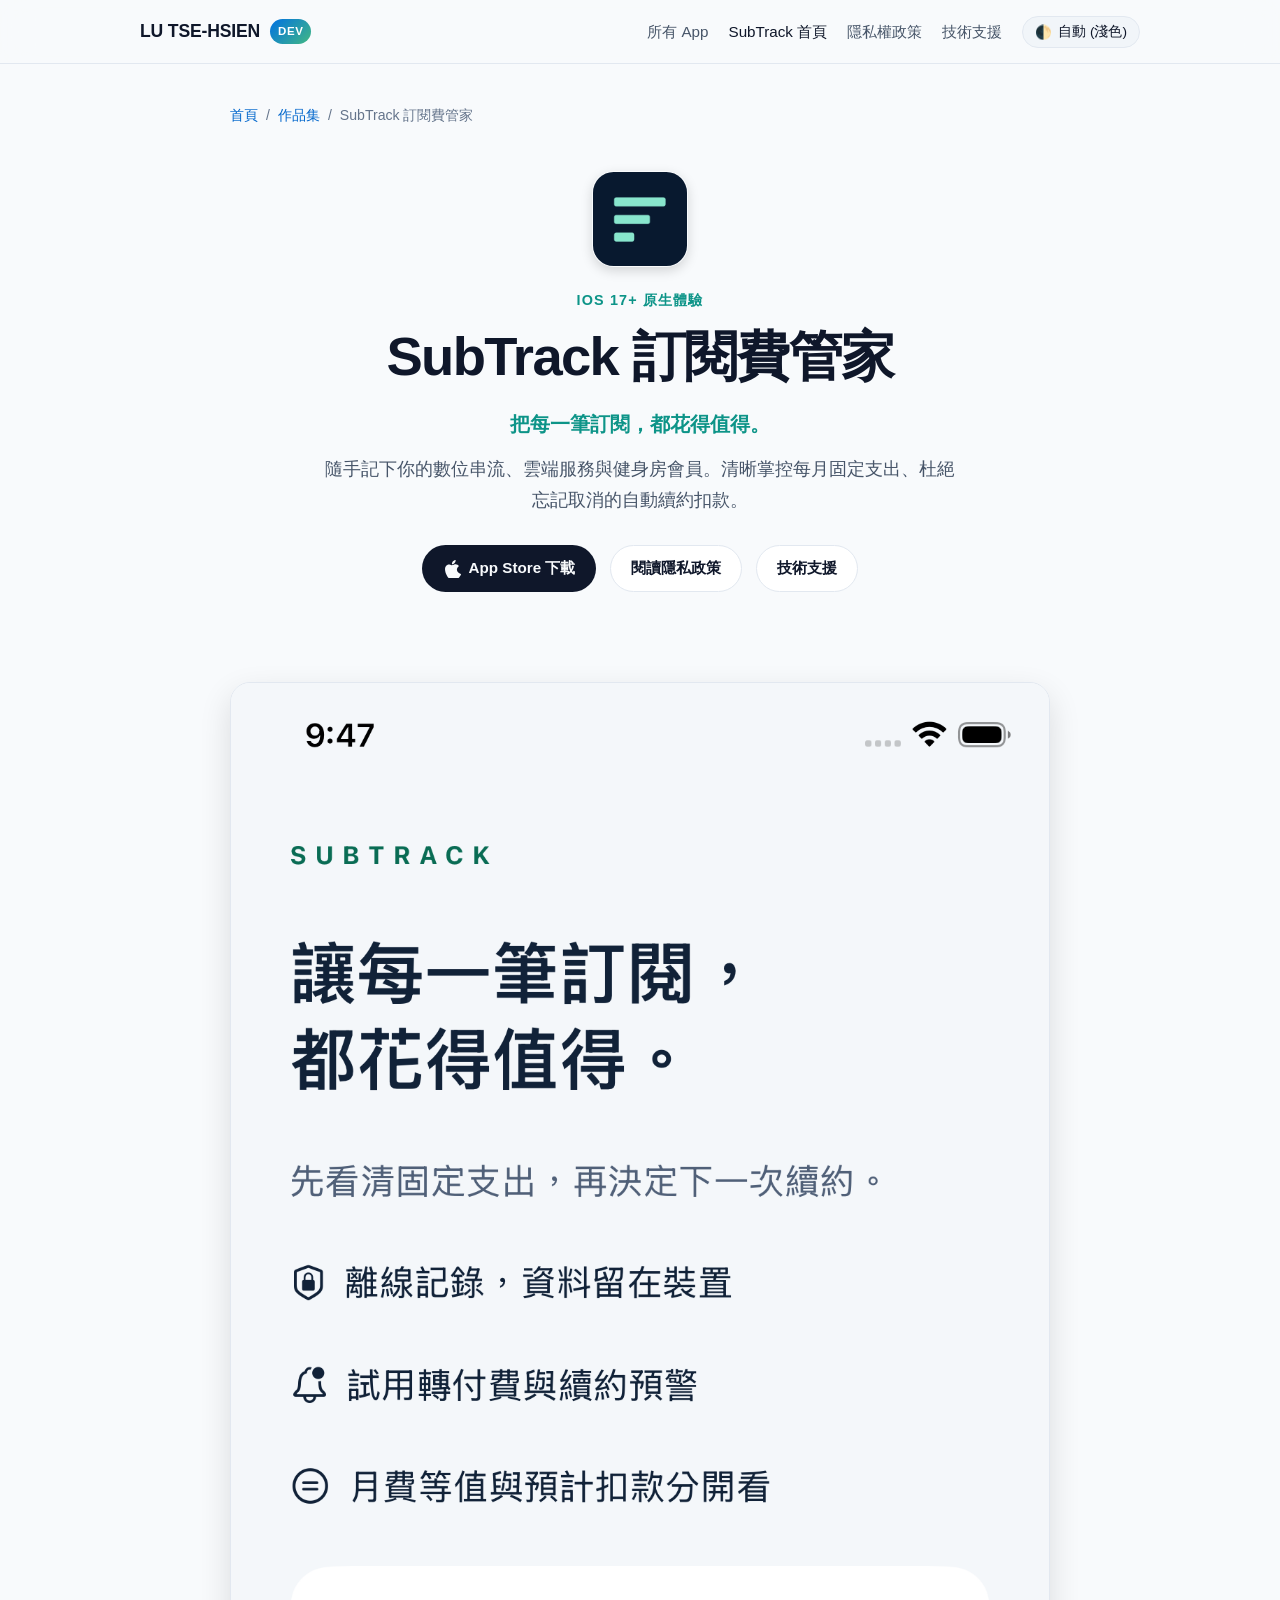
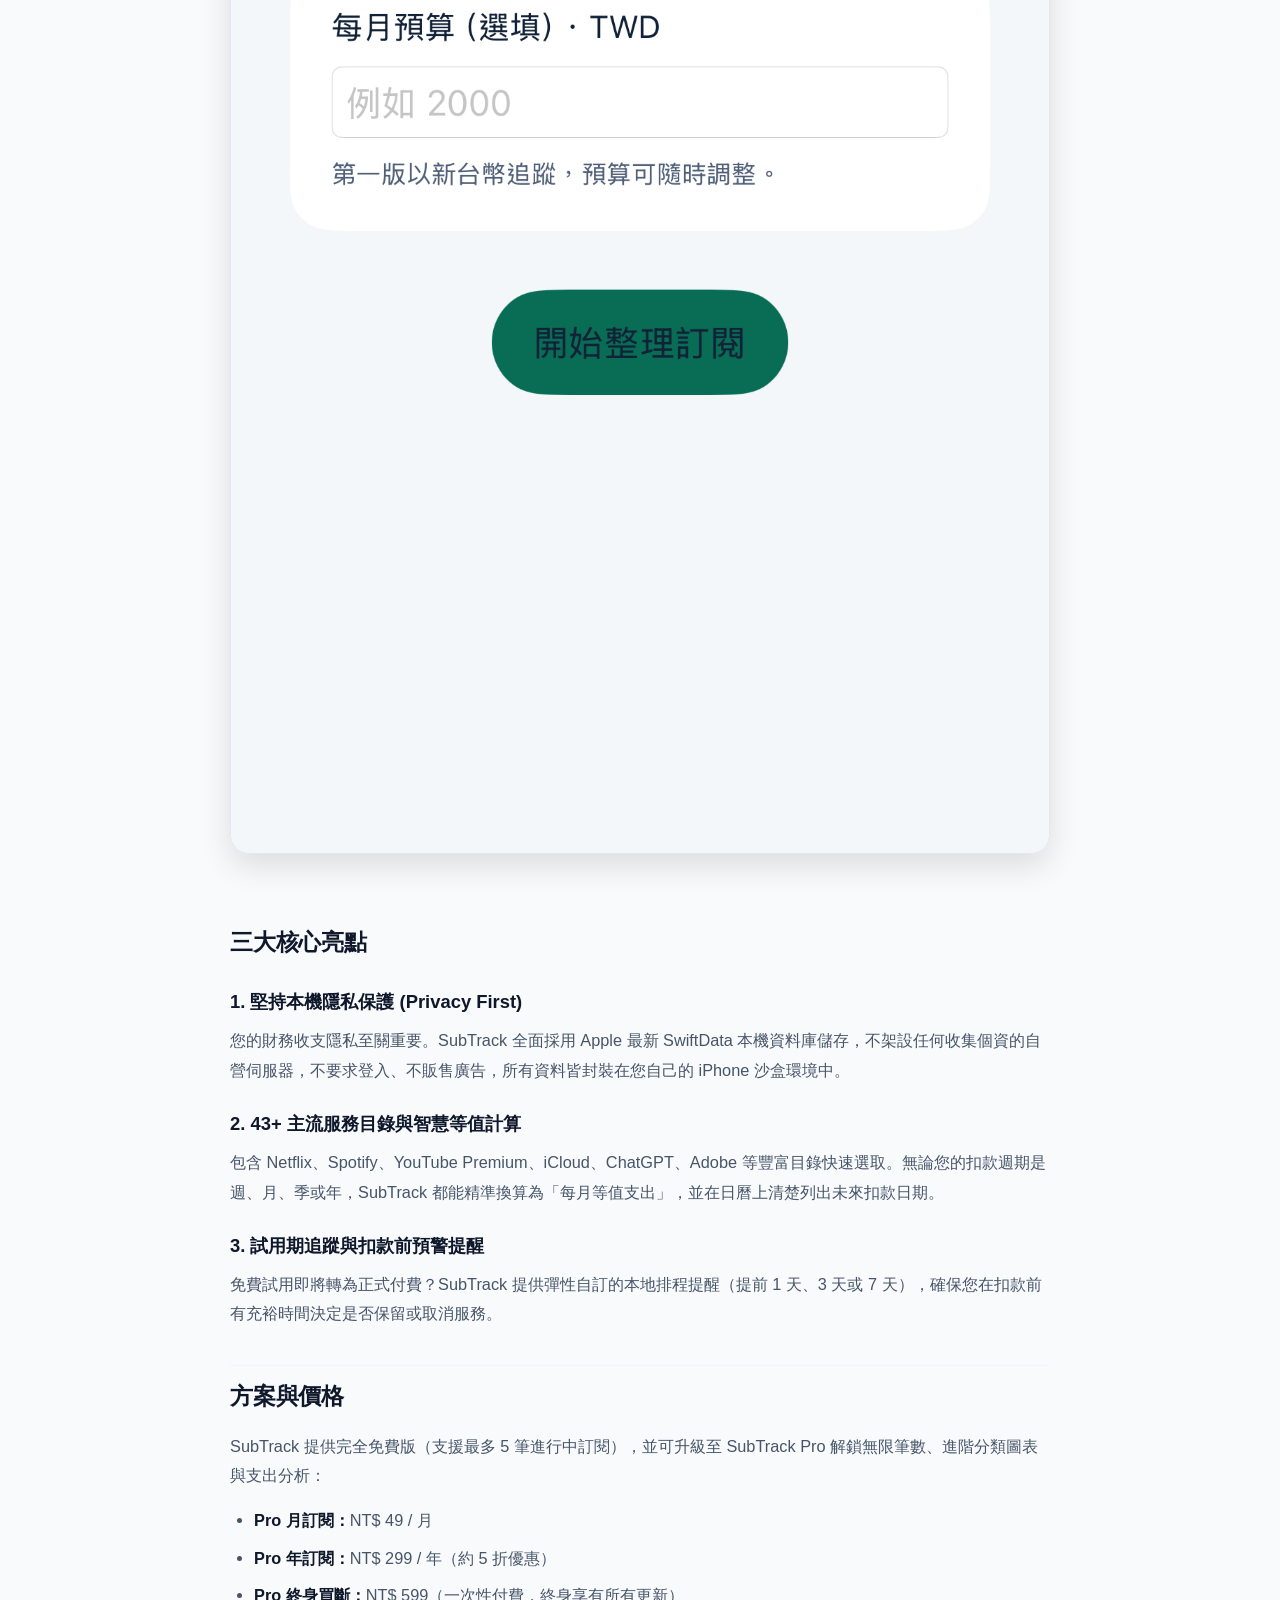
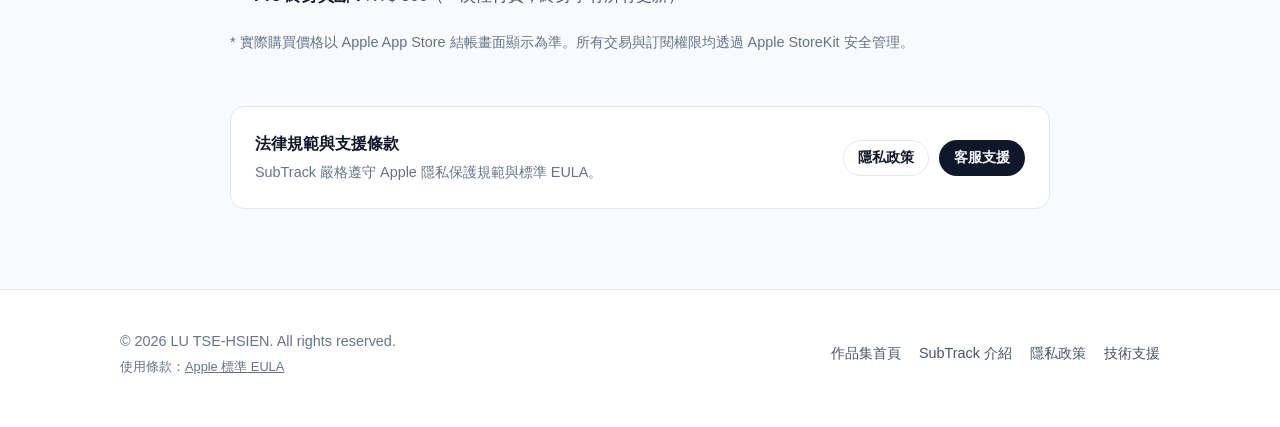
<file: subtrack/index.html>
<!DOCTYPE html>
<html lang="zh-Hant">
<head>
  <meta charset="utf-8">
  <meta name="viewport" content="width=device-width, initial-scale=1.0">
  <meta name="color-scheme" content="light dark">
  <title>SubTrack 訂閱費管家 ｜ 把每一筆訂閱，都花得值得</title>
  <meta name="description" content="SubTrack 是一款專為 iOS 使用者打造的訂閱與固定支出管理 App。提供本機隱私保護、週/月/年支出等值換算、未來日曆扣款預覽與試用期提醒。">
  <link rel="stylesheet" href="../style.css">
</head>
<body>

  <header class="site-header">
    <div class="nav-container">
      <a href="../index.html" class="site-brand">
        <span>LU TSE-HSIEN</span>
        <span class="brand-badge">Dev</span>
      </a>

      <nav>
        <ul class="nav-links">
          <li><a href="../index.html#apps">所有 App</a></li>
          <li><a href="index.html" class="active">SubTrack 首頁</a></li>
          <li><a href="privacy.html">隱私權政策</a></li>
          <li><a href="support.html">技術支援</a></li>
          <li>
            <button id="theme-toggle-btn" class="theme-toggle-btn" type="button" aria-label="切換網站外觀主題">
              <span aria-hidden="true">🌓</span> <span>外觀</span>
            </button>
          </li>
        </ul>
      </nav>
    </div>
  </header>

  <main>
    <div class="doc-container">
      
      <nav class="breadcrumb" aria-label="頁面路徑">
        <a href="../index.html">首頁</a>
        <span>/</span>
        <a href="../index.html#apps">作品集</a>
        <span>/</span>
        <span>SubTrack 訂閱費管家</span>
      </nav>

      <!-- App Hero -->
      <section class="hero" style="padding-top: 20px;">
        <img src="../assets/subtrack-icon.png" alt="SubTrack Icon" class="app-icon" style="width: 96px; height: 96px; margin: 0 auto 20px; display: block;">
        <span class="hero-subtitle">iOS 17+ 原生體驗</span>
        <h1>SubTrack 訂閱費管家</h1>
        <p class="hero-desc" style="font-size: 1.25rem; font-weight: 600; color: var(--accent-teal); margin-bottom: 12px;">
          把每一筆訂閱，都花得值得。
        </p>
        <p class="hero-desc">
          隨手記下你的數位串流、雲端服務與健身房會員。清晰掌控每月固定支出、杜絕忘記取消的自動續約扣款。
        </p>

        <div class="hero-actions">
          <a href="https://apps.apple.com" class="btn btn-primary" target="_blank" rel="noopener noreferrer">
            <svg width="18" height="18" fill="currentColor" viewBox="0 0 16 16"><path d="M11.182.008C11.148-.03 9.923.023 8.857 1.18c-1.066 1.156-.902 2.482-.878 2.516.024.034 1.52.087 2.475-1.258.955-1.345.762-2.391.728-2.43zm3.314 11.733c-.048-.096-2.325-1.234-2.113-3.422.212-2.189 1.675-2.789 1.698-2.854.023-.065-.597-.79-1.254-1.157a3.692 3.692 0 0 0-1.563-.434c-.108-.003-.483-.095-1.254.116-.508.139-1.653.589-1.968.607-.316.018-1.256-.522-2.267-.665-.947-.133-2.062.296-2.732.964-.67.669-1.246 1.879-1.246 3.422 0 1.942.84 4.502 2.227 6.483.743 1.06 1.637 2.012 2.766 2.03.963.016 1.34-.602 2.65-.602 1.31 0 1.62.602 2.65.602 1.03 0 1.968-.962 2.71-2.022.652-.93 1.13-1.895 1.25-2.12-.023-.047-.32-.234-.586-.532z"/></svg>
            App Store 下載
          </a>
          <a href="privacy.html" class="btn btn-secondary">閱讀隱私政策</a>
          <a href="support.html" class="btn btn-secondary">技術支援</a>
        </div>
      </section>

      <!-- 螢幕截圖預覽 -->
      <div style="text-align: center; margin: 30px 0 50px;">
        <img src="../assets/subtrack-preview.png" alt="SubTrack 產品展示截圖" style="max-width: 100%; height: auto; border-radius: var(--radius-lg); box-shadow: var(--shadow-lg); border: 1px solid var(--border-color);">
      </div>

      <!-- 功能亮點 -->
      <article class="doc-content">
        <h2>三大核心亮點</h2>

        <h3>1. 堅持本機隱私保護 (Privacy First)</h3>
        <p>
          您的財務收支隱私至關重要。SubTrack 全面採用 Apple 最新 SwiftData 本機資料庫儲存，不架設任何收集個資的自營伺服器，不要求登入、不販售廣告，所有資料皆封裝在您自己的 iPhone 沙盒環境中。
        </p>

        <h3>2. 43+ 主流服務目錄與智慧等值計算</h3>
        <p>
          包含 Netflix、Spotify、YouTube Premium、iCloud、ChatGPT、Adobe 等豐富目錄快速選取。無論您的扣款週期是週、月、季或年，SubTrack 都能精準換算為「每月等值支出」，並在日曆上清楚列出未來扣款日期。
        </p>

        <h3>3. 試用期追蹤與扣款前預警提醒</h3>
        <p>
          免費試用即將轉為正式付費？SubTrack 提供彈性自訂的本地排程提醒（提前 1 天、3 天或 7 天），確保您在扣款前有充裕時間決定是否保留或取消服務。
        </p>

        <h2>方案與價格</h2>
        <p>
          SubTrack 提供完全免費版（支援最多 5 筆進行中訂閱），並可升級至 SubTrack Pro 解鎖無限筆數、進階分類圖表與支出分析：
        </p>
        <ul>
          <li><strong>Pro 月訂閱：</strong>NT$ 49 / 月</li>
          <li><strong>Pro 年訂閱：</strong>NT$ 299 / 年（約 5 折優惠）</li>
          <li><strong>Pro 終身買斷：</strong>NT$ 599（一次性付費，終身享有所有更新）</li>
        </ul>
        <p style="font-size: 0.9rem; color: var(--text-muted);">
          * 實際購買價格以 Apple App Store 結帳畫面顯示為準。所有交易與訂閱權限均透過 Apple StoreKit 安全管理。
        </p>
      </article>

      <div class="doc-nav-card">
        <div>
          <h4>法律規範與支援條款</h4>
          <p style="color: var(--text-muted); font-size: 0.9rem; margin-top: 4px;">SubTrack 嚴格遵守 Apple 隱私保護規範與標準 EULA。</p>
        </div>
        <div style="display: flex; gap: 10px;">
          <a href="privacy.html" class="btn btn-secondary btn-sm">隱私政策</a>
          <a href="support.html" class="btn btn-primary btn-sm">客服支援</a>
        </div>
      </div>

    </div>
  </main>

  <footer class="site-footer">
    <div class="footer-container">
      <div>
        <p>© 2026 LU TSE-HSIEN. All rights reserved.</p>
        <p style="font-size: 0.8rem; margin-top: 4px; color: var(--text-muted);">
          使用條款：<a href="https://www.apple.com/legal/internet-services/itunes/dev/stdeula/" target="_blank" rel="noopener noreferrer" style="color: inherit; text-decoration: underline;">Apple 標準 EULA</a>
        </p>
      </div>

      <ul class="footer-links">
        <li><a href="../index.html">作品集首頁</a></li>
        <li><a href="index.html">SubTrack 介紹</a></li>
        <li><a href="privacy.html">隱私政策</a></li>
        <li><a href="support.html">技術支援</a></li>
      </ul>
    </div>
  </footer>

  <script src="../script.js"></script>
</body>
</html>
</file>
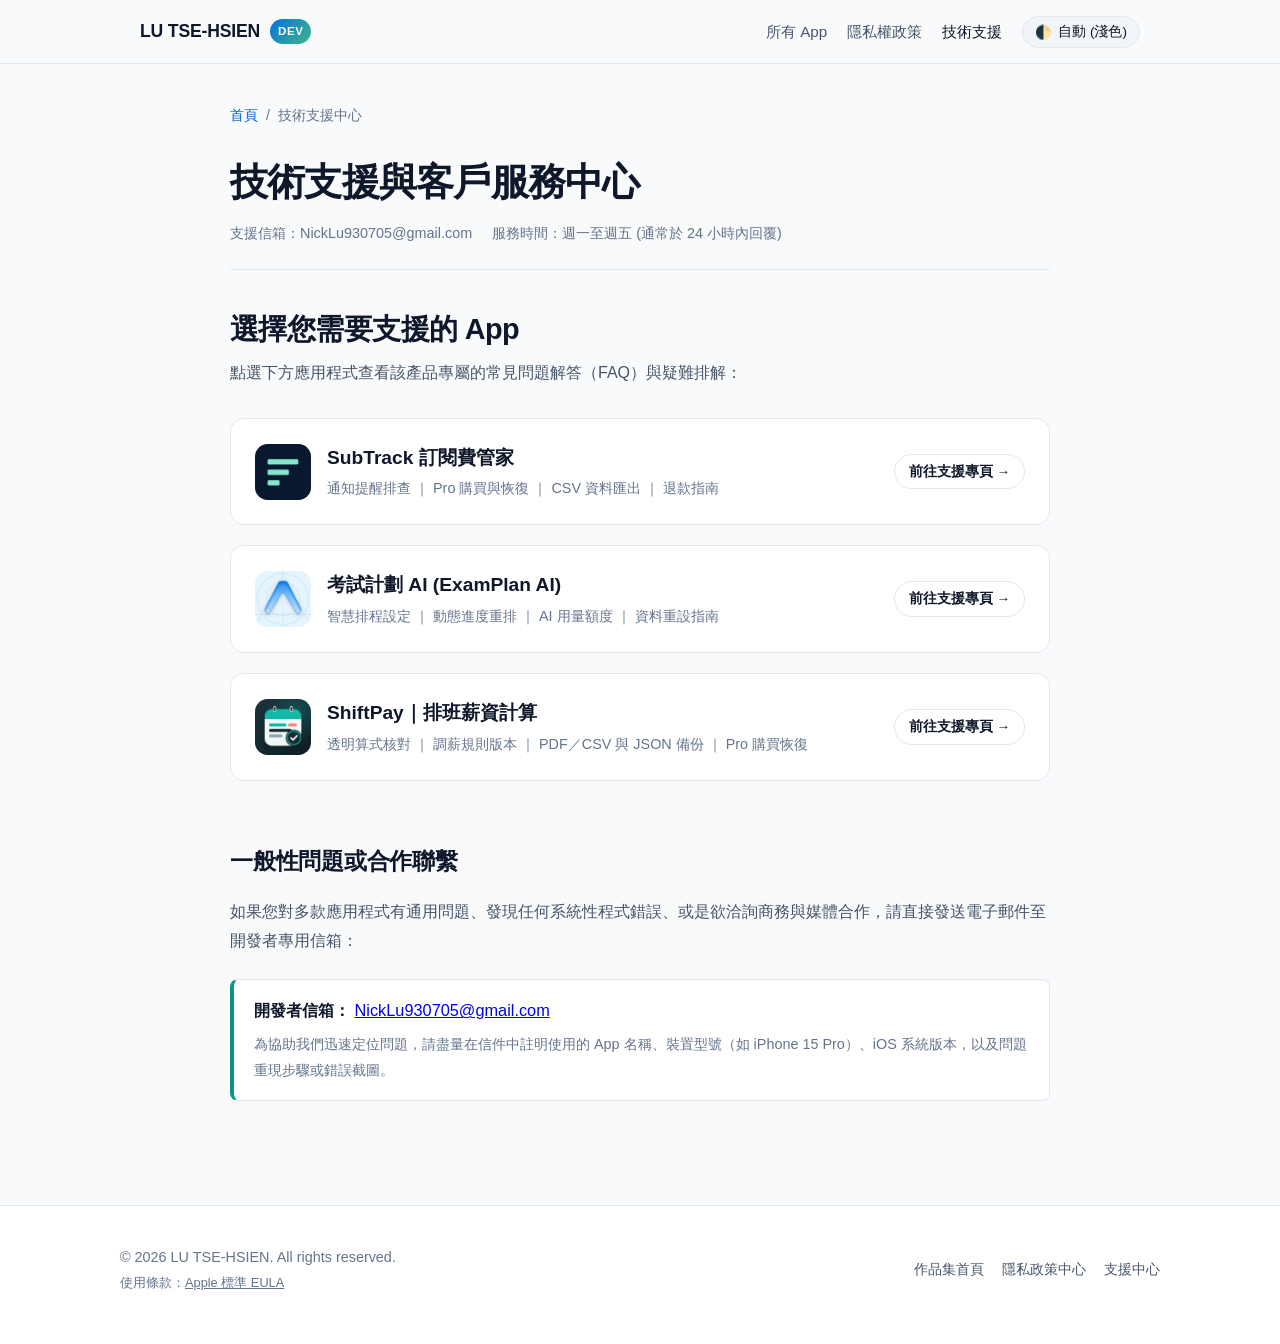
<file: support/index.html>
<!DOCTYPE html>
<html lang="zh-Hant">
<head>
  <meta charset="utf-8">
  <meta name="viewport" content="width=device-width, initial-scale=1.0">
  <meta name="color-scheme" content="light dark">
  <title>技術支援與客戶服務中心 ｜ LU TSE-HSIEN (Nick Lu)</title>
  <meta name="description" content="LU TSE-HSIEN（Nick Lu）旗下所有 App 之技術支援與客戶服務中心。提供 SubTrack 訂閱費管家、考試計劃 AI 之常見問題、操作指南與聯絡方式。">
  <link rel="stylesheet" href="../style.css">
</head>
<body>

  <header class="site-header">
    <div class="nav-container">
      <a href="../index.html" class="site-brand">
        <span>LU TSE-HSIEN</span>
        <span class="brand-badge">Dev</span>
      </a>

      <nav>
        <ul class="nav-links">
          <li><a href="../index.html#apps">所有 App</a></li>
          <li><a href="../privacy/index.html">隱私權政策</a></li>
          <li><a href="index.html" class="active">技術支援</a></li>
          <li>
            <button id="theme-toggle-btn" class="theme-toggle-btn" type="button" aria-label="切換網站外觀主題">
              <span aria-hidden="true">🌓</span> <span>外觀</span>
            </button>
          </li>
        </ul>
      </nav>
    </div>
  </header>

  <main>
    <div class="doc-container">
      
      <nav class="breadcrumb" aria-label="頁面路徑">
        <a href="../index.html">首頁</a>
        <span>/</span>
        <span>技術支援中心</span>
      </nav>

      <div class="doc-header">
        <h1>技術支援與客戶服務中心</h1>
        <div class="doc-meta">
          <span>支援信箱：NickLu930705@gmail.com</span>
          <span>服務時間：週一至週五 (通常於 24 小時內回覆)</span>
        </div>
      </div>

      <div class="section-header" style="margin-top: 30px;">
        <h2>選擇您需要支援的 App</h2>
        <p>點選下方應用程式查看該產品專屬的常見問題解答（FAQ）與疑難排解：</p>
      </div>

      <div style="display: flex; flex-direction: column; gap: 20px; margin-bottom: 50px;">
        
        <!-- SubTrack Support Card -->
        <div style="background: var(--bg-card); border: 1px solid var(--border-color); border-radius: var(--radius-md); padding: 24px; display: flex; align-items: center; justify-content: space-between; flex-wrap: wrap; gap: 16px;">
          <div style="display: flex; align-items: center; gap: 16px;">
            <img src="../assets/subtrack-icon.png" alt="SubTrack Icon" style="width: 56px; height: 56px; border-radius: var(--radius-squircle);">
            <div>
              <h3 style="font-size: 1.2rem; margin-bottom: 4px;">SubTrack 訂閱費管家</h3>
              <p style="color: var(--text-muted); font-size: 0.9rem;">通知提醒排查 ｜ Pro 購買與恢復 ｜ CSV 資料匯出 ｜ 退款指南</p>
            </div>
          </div>
          <a href="../subtrack/support.html" class="btn btn-secondary btn-sm">前往支援專頁 &rarr;</a>
        </div>

        <!-- 考試計劃 AI Support Card -->
        <div style="background: var(--bg-card); border: 1px solid var(--border-color); border-radius: var(--radius-md); padding: 24px; display: flex; align-items: center; justify-content: space-between; flex-wrap: wrap; gap: 16px;">
          <div style="display: flex; align-items: center; gap: 16px;">
            <img src="../assets/examplan-icon.png" alt="考試計劃 AI Icon" style="width: 56px; height: 56px; border-radius: var(--radius-squircle);">
            <div>
              <h3 style="font-size: 1.2rem; margin-bottom: 4px;">考試計劃 AI (ExamPlan AI)</h3>
              <p style="color: var(--text-muted); font-size: 0.9rem;">智慧排程設定 ｜ 動態進度重排 ｜ AI 用量額度 ｜ 資料重設指南</p>
            </div>
          </div>
          <a href="../examplan/support.html" class="btn btn-secondary btn-sm">前往支援專頁 &rarr;</a>
        </div>

        <!-- ShiftPay Support Card -->
        <div style="background: var(--bg-card); border: 1px solid var(--border-color); border-radius: var(--radius-md); padding: 24px; display: flex; align-items: center; justify-content: space-between; flex-wrap: wrap; gap: 16px;">
          <div style="display: flex; align-items: center; gap: 16px;">
            <img src="../assets/shiftpay-icon.png" alt="ShiftPay Icon" style="width: 56px; height: 56px; border-radius: var(--radius-squircle);">
            <div>
              <h3 style="font-size: 1.2rem; margin-bottom: 4px;">ShiftPay｜排班薪資計算</h3>
              <p style="color: var(--text-muted); font-size: 0.9rem;">透明算式核對 ｜ 調薪規則版本 ｜ PDF／CSV 與 JSON 備份 ｜ Pro 購買恢復</p>
            </div>
          </div>
          <a href="../shiftpay/support.html" class="btn btn-secondary btn-sm">前往支援專頁 &rarr;</a>
        </div>

      </div>

      <article class="doc-content">
        <h2>一般性問題或合作聯繫</h2>
        <p>
          如果您對多款應用程式有通用問題、發現任何系統性程式錯誤、或是欲洽詢商務與媒體合作，請直接發送電子郵件至開發者專用信箱：
        </p>
        <div class="doc-callout">
          <strong>開發者信箱：</strong> <a href="mailto:NickLu930705@gmail.com">NickLu930705@gmail.com</a><br>
          <span style="font-size: 0.9rem; color: var(--text-muted); margin-top: 6px; display: inline-block;">
            為協助我們迅速定位問題，請盡量在信件中註明使用的 App 名稱、裝置型號（如 iPhone 15 Pro）、iOS 系統版本，以及問題重現步驟或錯誤截圖。
          </span>
        </div>
      </article>

    </div>
  </main>

  <footer class="site-footer">
    <div class="footer-container">
      <div>
        <p>© 2026 LU TSE-HSIEN. All rights reserved.</p>
        <p style="font-size: 0.8rem; margin-top: 4px; color: var(--text-muted);">
          使用條款：<a href="https://www.apple.com/legal/internet-services/itunes/dev/stdeula/" target="_blank" rel="noopener noreferrer" style="color: inherit; text-decoration: underline;">Apple 標準 EULA</a>
        </p>
      </div>

      <ul class="footer-links">
        <li><a href="../index.html">作品集首頁</a></li>
        <li><a href="../privacy/index.html">隱私政策中心</a></li>
        <li><a href="index.html">支援中心</a></li>
      </ul>
    </div>
  </footer>

  <script src="../script.js"></script>
</body>
</html>
</file>
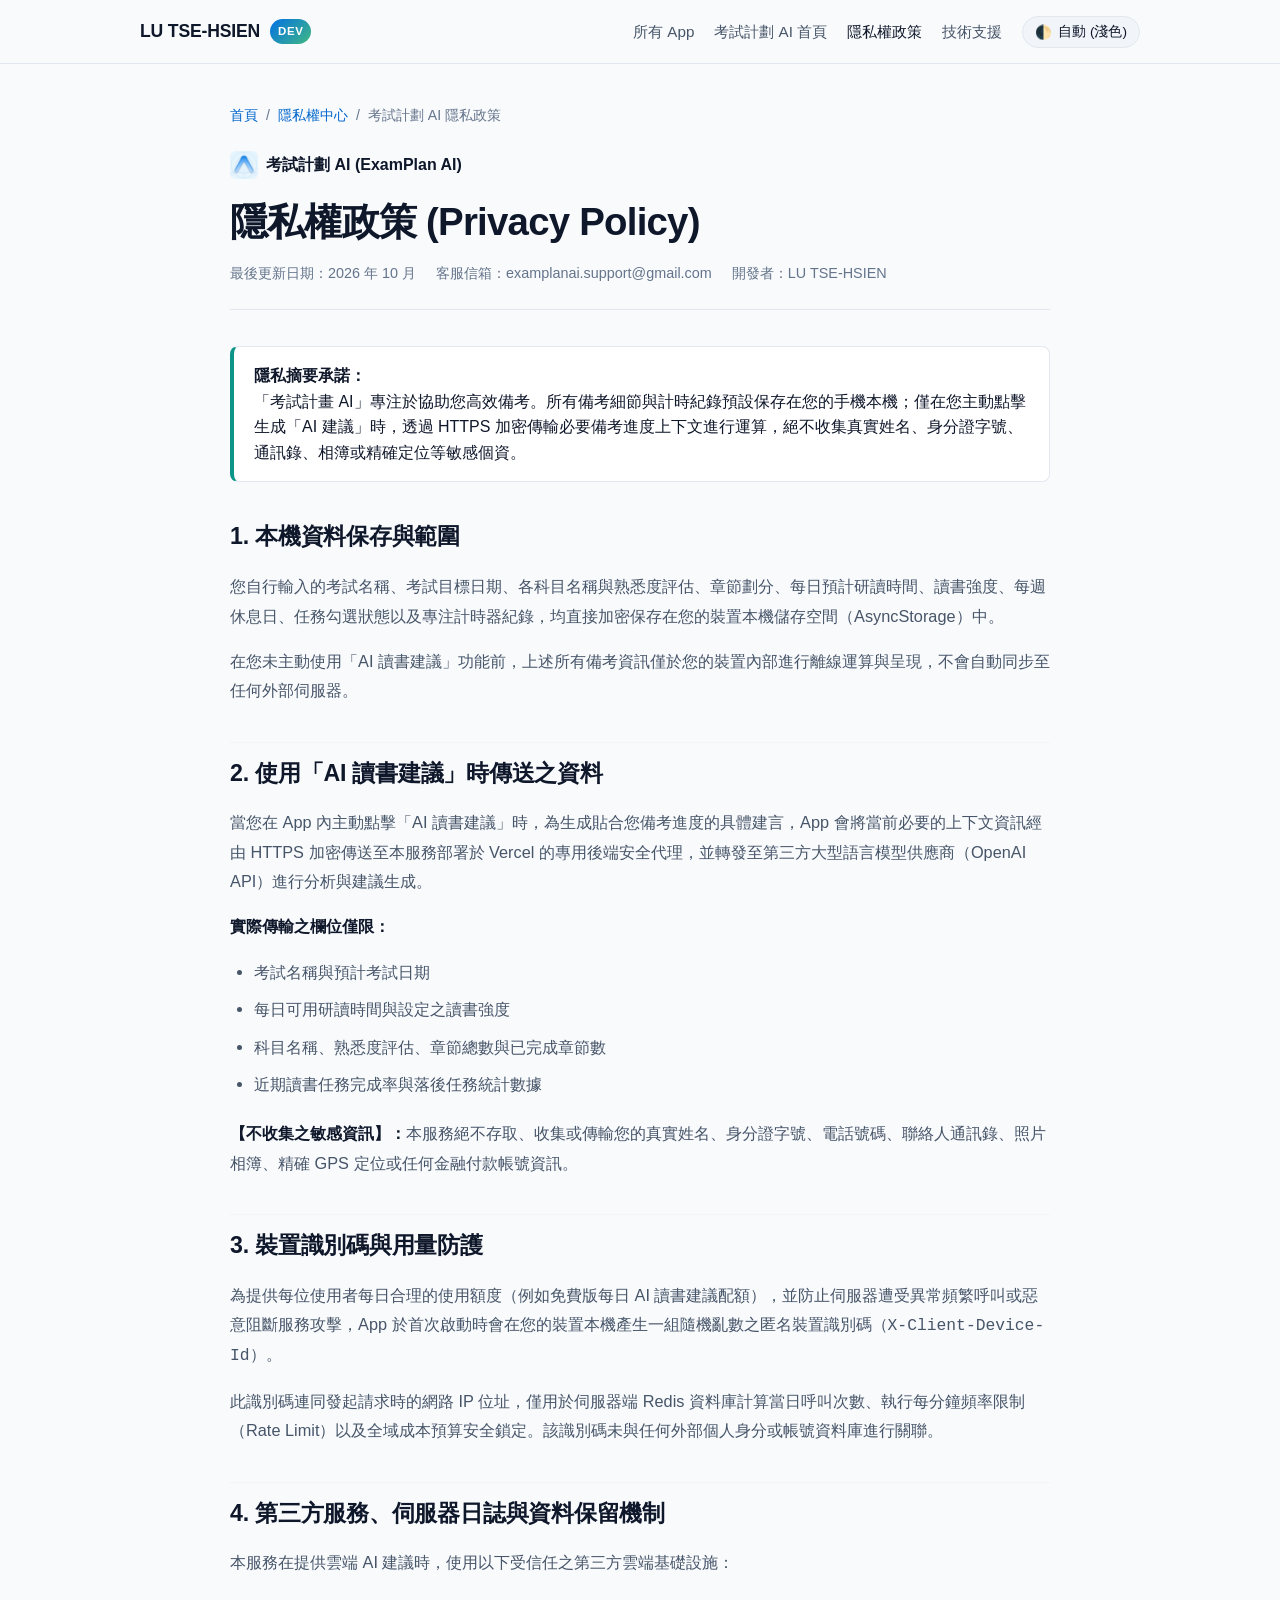
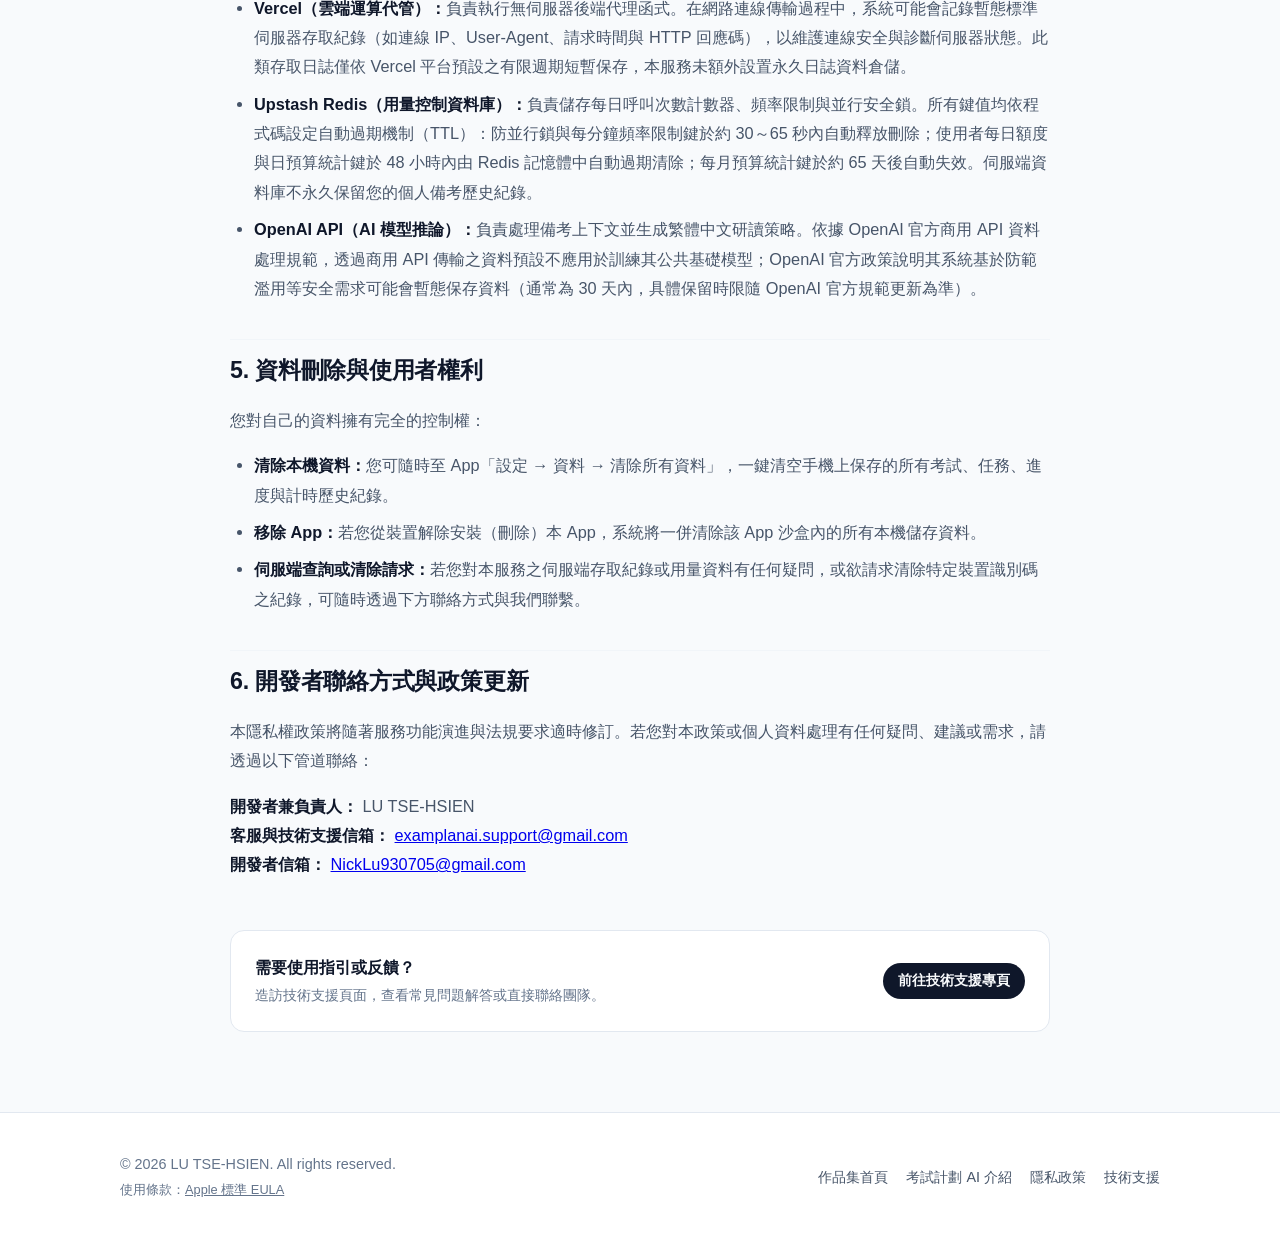
<file: examplan/privacy.html>
<!DOCTYPE html>
<html lang="zh-Hant">
<head>
  <meta charset="utf-8">
  <meta name="viewport" content="width=device-width, initial-scale=1.0">
  <meta name="color-scheme" content="light dark">
  <title>考試計劃 AI ｜ 隱私權政策 (Privacy Policy)</title>
  <meta name="description" content="考試計劃 AI（ExamPlan AI）官方隱私權政策。說明本機資料保存原則、使用 AI 建議時之加密傳輸欄位、第三方服務（OpenAI API、Vercel、Upstash Redis）之資安規範與資料清除管道。">
  <link rel="stylesheet" href="../style.css">
</head>
<body>

  <header class="site-header">
    <div class="nav-container">
      <a href="../index.html" class="site-brand">
        <span>LU TSE-HSIEN</span>
        <span class="brand-badge">Dev</span>
      </a>

      <nav>
        <ul class="nav-links">
          <li><a href="../index.html#apps">所有 App</a></li>
          <li><a href="index.html">考試計劃 AI 首頁</a></li>
          <li><a href="privacy.html" class="active">隱私權政策</a></li>
          <li><a href="support.html">技術支援</a></li>
          <li>
            <button id="theme-toggle-btn" class="theme-toggle-btn" type="button" aria-label="切換網站外觀主題">
              <span aria-hidden="true">🌓</span> <span>外觀</span>
            </button>
          </li>
        </ul>
      </nav>
    </div>
  </header>

  <main>
    <div class="doc-container">
      
      <nav class="breadcrumb" aria-label="頁面路徑">
        <a href="../index.html">首頁</a>
        <span>/</span>
        <a href="../privacy/index.html">隱私權中心</a>
        <span>/</span>
        <span>考試計劃 AI 隱私政策</span>
      </nav>

      <div class="doc-header">
        <div class="doc-app-badge">
          <img src="../assets/examplan-icon.png" alt="考試計劃 AI Icon" class="doc-app-icon">
          <strong>考試計劃 AI (ExamPlan AI)</strong>
        </div>
        <h1>隱私權政策 (Privacy Policy)</h1>
        <div class="doc-meta">
          <span>最後更新日期：2026 年 10 月</span>
          <span>客服信箱：examplanai.support@gmail.com</span>
          <span>開發者：LU TSE-HSIEN</span>
        </div>
      </div>

      <div class="doc-callout">
        <strong>隱私摘要承諾：</strong><br>
        「考試計畫 AI」專注於協助您高效備考。所有備考細節與計時紀錄預設保存在您的手機本機；僅在您主動點擊生成「AI 建議」時，透過 HTTPS 加密傳輸必要備考進度上下文進行運算，絕不收集真實姓名、身分證字號、通訊錄、相簿或精確定位等敏感個資。
      </div>

      <article class="doc-content">
        <h2>1. 本機資料保存與範圍</h2>
        <p>
          您自行輸入的考試名稱、考試目標日期、各科目名稱與熟悉度評估、章節劃分、每日預計研讀時間、讀書強度、每週休息日、任務勾選狀態以及專注計時器紀錄，均直接加密保存在您的裝置本機儲存空間（AsyncStorage）中。
        </p>
        <p>
          在您未主動使用「AI 讀書建議」功能前，上述所有備考資訊僅於您的裝置內部進行離線運算與呈現，不會自動同步至任何外部伺服器。
        </p>

        <h2>2. 使用「AI 讀書建議」時傳送之資料</h2>
        <p>
          當您在 App 內主動點擊「AI 讀書建議」時，為生成貼合您備考進度的具體建言，App 會將當前必要的上下文資訊經由 HTTPS 加密傳送至本服務部署於 Vercel 的專用後端安全代理，並轉發至第三方大型語言模型供應商（OpenAI API）進行分析與建議生成。
        </p>
        <p><strong>實際傳輸之欄位僅限：</strong></p>
        <ul>
          <li>考試名稱與預計考試日期</li>
          <li>每日可用研讀時間與設定之讀書強度</li>
          <li>科目名稱、熟悉度評估、章節總數與已完成章節數</li>
          <li>近期讀書任務完成率與落後任務統計數據</li>
        </ul>
        <p>
          <strong>【不收集之敏感資訊】：</strong>本服務絕不存取、收集或傳輸您的真實姓名、身分證字號、電話號碼、聯絡人通訊錄、照片相簿、精確 GPS 定位或任何金融付款帳號資訊。
        </p>

        <h2>3. 裝置識別碼與用量防護</h2>
        <p>
          為提供每位使用者每日合理的使用額度（例如免費版每日 AI 讀書建議配額），並防止伺服器遭受異常頻繁呼叫或惡意阻斷服務攻擊，App 於首次啟動時會在您的裝置本機產生一組隨機亂數之匿名裝置識別碼（<code>X-Client-Device-Id</code>）。
        </p>
        <p>
          此識別碼連同發起請求時的網路 IP 位址，僅用於伺服器端 Redis 資料庫計算當日呼叫次數、執行每分鐘頻率限制（Rate Limit）以及全域成本預算安全鎖定。該識別碼未與任何外部個人身分或帳號資料庫進行關聯。
        </p>

        <h2>4. 第三方服務、伺服器日誌與資料保留機制</h2>
        <p>本服務在提供雲端 AI 建議時，使用以下受信任之第三方雲端基礎設施：</p>
        <ul>
          <li>
            <strong>Vercel（雲端運算代管）：</strong>負責執行無伺服器後端代理函式。在網路連線傳輸過程中，系統可能會記錄暫態標準伺服器存取紀錄（如連線 IP、User-Agent、請求時間與 HTTP 回應碼），以維護連線安全與診斷伺服器狀態。此類存取日誌僅依 Vercel 平台預設之有限週期短暫保存，本服務未額外設置永久日誌資料倉儲。
          </li>
          <li>
            <strong>Upstash Redis（用量控制資料庫）：</strong>負責儲存每日呼叫次數計數器、頻率限制與並行安全鎖。所有鍵值均依程式碼設定自動過期機制（TTL）：防並行鎖與每分鐘頻率限制鍵於約 30～65 秒內自動釋放刪除；使用者每日額度與日預算統計鍵於 48 小時內由 Redis 記憶體中自動過期清除；每月預算統計鍵於約 65 天後自動失效。伺服端資料庫不永久保留您的個人備考歷史紀錄。
          </li>
          <li>
            <strong>OpenAI API（AI 模型推論）：</strong>負責處理備考上下文並生成繁體中文研讀策略。依據 OpenAI 官方商用 API 資料處理規範，透過商用 API 傳輸之資料預設不應用於訓練其公共基礎模型；OpenAI 官方政策說明其系統基於防範濫用等安全需求可能會暫態保存資料（通常為 30 天內，具體保留時限隨 OpenAI 官方規範更新為準）。
          </li>
        </ul>

        <h2>5. 資料刪除與使用者權利</h2>
        <p>您對自己的資料擁有完全的控制權：</p>
        <ul>
          <li><strong>清除本機資料：</strong>您可隨時至 App「設定 → 資料 → 清除所有資料」，一鍵清空手機上保存的所有考試、任務、進度與計時歷史紀錄。</li>
          <li><strong>移除 App：</strong>若您從裝置解除安裝（刪除）本 App，系統將一併清除該 App 沙盒內的所有本機儲存資料。</li>
          <li><strong>伺服端查詢或清除請求：</strong>若您對本服務之伺服端存取紀錄或用量資料有任何疑問，或欲請求清除特定裝置識別碼之紀錄，可隨時透過下方聯絡方式與我們聯繫。</li>
        </ul>

        <h2>6. 開發者聯絡方式與政策更新</h2>
        <p>
          本隱私權政策將隨著服務功能演進與法規要求適時修訂。若您對本政策或個人資料處理有任何疑問、建議或需求，請透過以下管道聯絡：
        </p>
        <p>
          <strong>開發者兼負責人：</strong> LU TSE-HSIEN<br>
          <strong>客服與技術支援信箱：</strong> <a href="mailto:examplanai.support@gmail.com">examplanai.support@gmail.com</a><br>
          <strong>開發者信箱：</strong> <a href="mailto:NickLu930705@gmail.com">NickLu930705@gmail.com</a>
        </p>
      </article>

      <div class="doc-nav-card">
        <div>
          <h4>需要使用指引或反饋？</h4>
          <p style="color: var(--text-muted); font-size: 0.9rem; margin-top: 4px;">造訪技術支援頁面，查看常見問題解答或直接聯絡團隊。</p>
        </div>
        <a href="support.html" class="btn btn-primary btn-sm">前往技術支援專頁</a>
      </div>

    </div>
  </main>

  <footer class="site-footer">
    <div class="footer-container">
      <div>
        <p>© 2026 LU TSE-HSIEN. All rights reserved.</p>
        <p style="font-size: 0.8rem; margin-top: 4px; color: var(--text-muted);">
          使用條款：<a href="https://www.apple.com/legal/internet-services/itunes/dev/stdeula/" target="_blank" rel="noopener noreferrer" style="color: inherit; text-decoration: underline;">Apple 標準 EULA</a>
        </p>
      </div>

      <ul class="footer-links">
        <li><a href="../index.html">作品集首頁</a></li>
        <li><a href="index.html">考試計劃 AI 介紹</a></li>
        <li><a href="privacy.html">隱私政策</a></li>
        <li><a href="support.html">技術支援</a></li>
      </ul>
    </div>
  </footer>

  <script src="../script.js"></script>
</body>
</html>
</file>
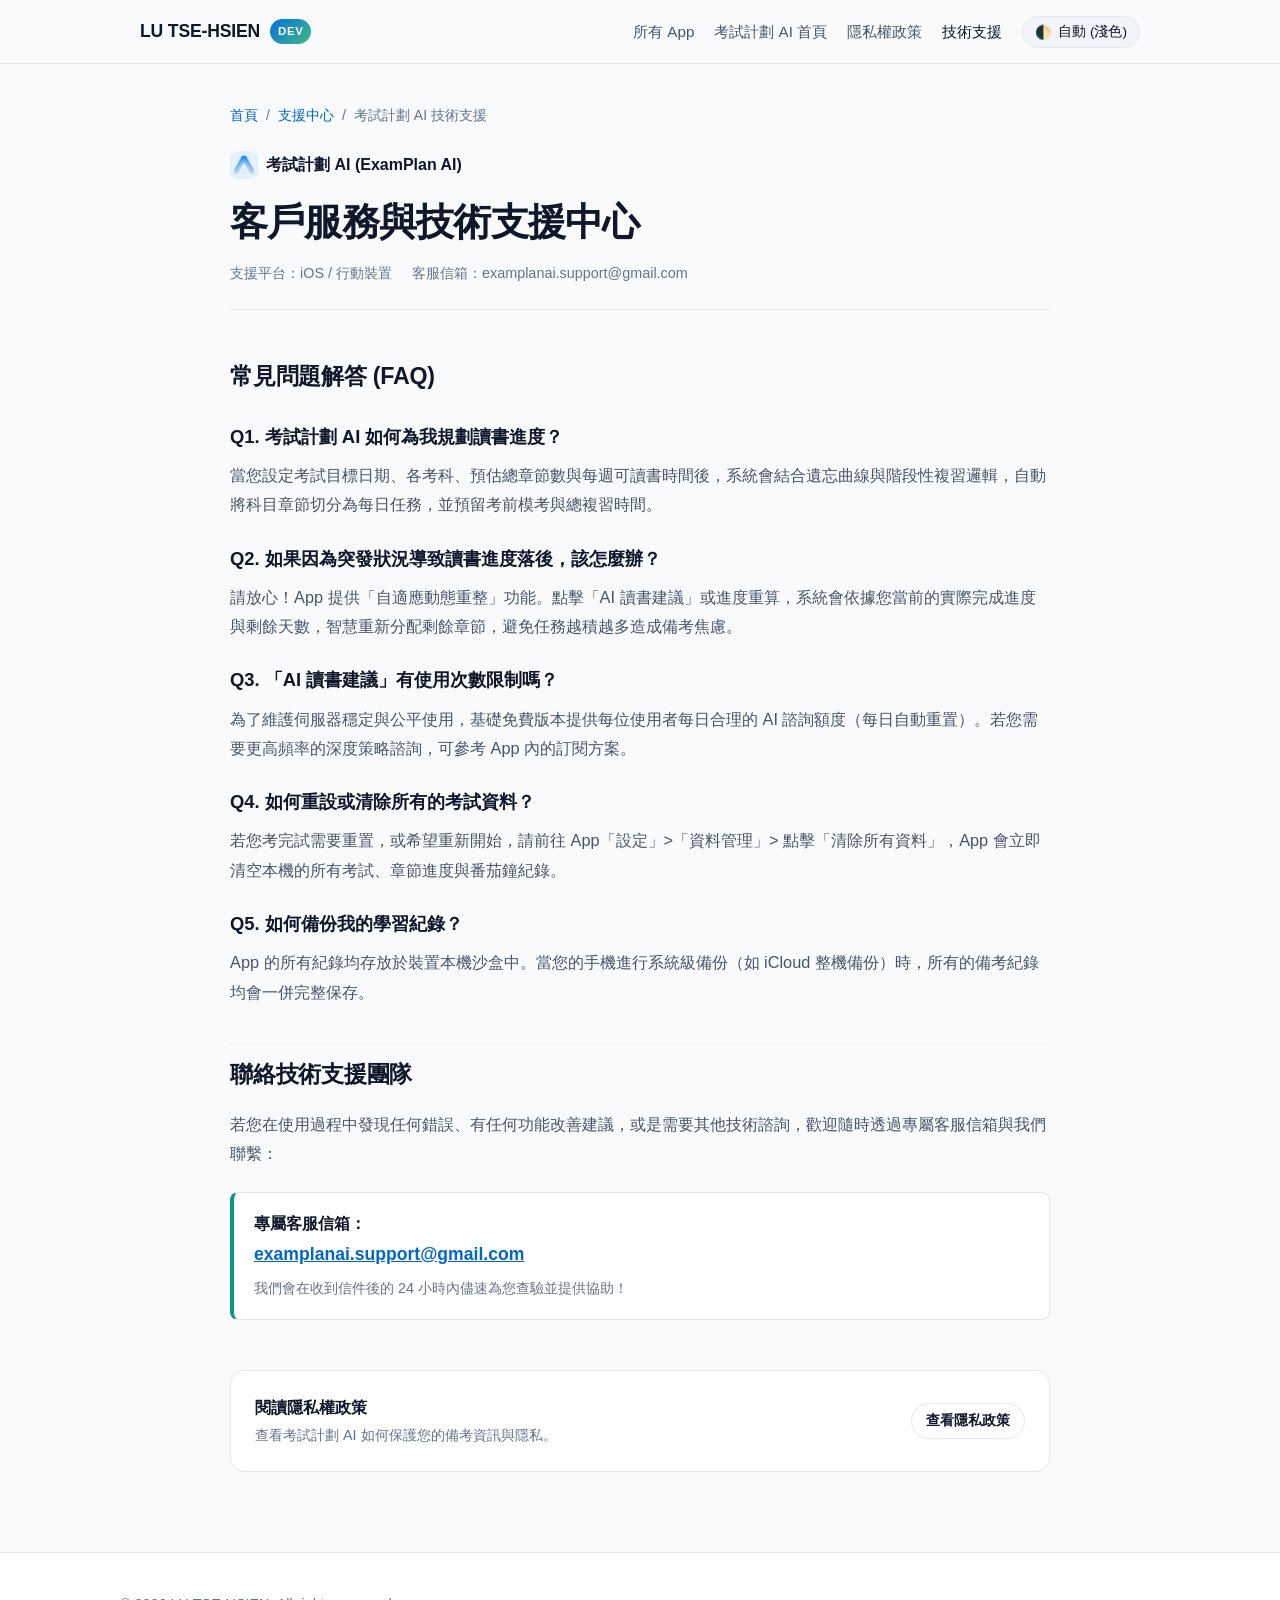
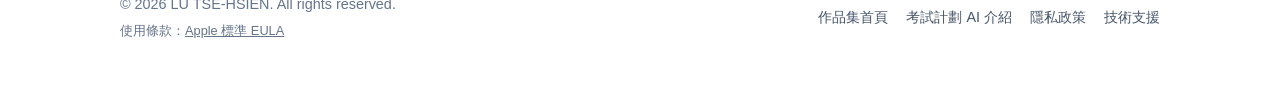
<file: examplan/support.html>
<!DOCTYPE html>
<html lang="zh-Hant">
<head>
  <meta charset="utf-8">
  <meta name="viewport" content="width=device-width, initial-scale=1.0">
  <meta name="color-scheme" content="light dark">
  <title>考試計劃 AI ｜ 客戶支援與常見問題 (Support & FAQ)</title>
  <meta name="description" content="考試計劃 AI（ExamPlan AI）官方技術支援與常見問題中心。提供排程操作教學、進度重整指南、AI 用量說明與客服聯絡管道。">
  <link rel="stylesheet" href="../style.css">
</head>
<body>

  <header class="site-header">
    <div class="nav-container">
      <a href="../index.html" class="site-brand">
        <span>LU TSE-HSIEN</span>
        <span class="brand-badge">Dev</span>
      </a>

      <nav>
        <ul class="nav-links">
          <li><a href="../index.html#apps">所有 App</a></li>
          <li><a href="index.html">考試計劃 AI 首頁</a></li>
          <li><a href="privacy.html">隱私權政策</a></li>
          <li><a href="support.html" class="active">技術支援</a></li>
          <li>
            <button id="theme-toggle-btn" class="theme-toggle-btn" type="button" aria-label="切換網站外觀主題">
              <span aria-hidden="true">🌓</span> <span>外觀</span>
            </button>
          </li>
        </ul>
      </nav>
    </div>
  </header>

  <main>
    <div class="doc-container">
      
      <nav class="breadcrumb" aria-label="頁面路徑">
        <a href="../index.html">首頁</a>
        <span>/</span>
        <a href="../support/index.html">支援中心</a>
        <span>/</span>
        <span>考試計劃 AI 技術支援</span>
      </nav>

      <div class="doc-header">
        <div class="doc-app-badge">
          <img src="../assets/examplan-icon.png" alt="考試計劃 AI Icon" class="doc-app-icon">
          <strong>考試計劃 AI (ExamPlan AI)</strong>
        </div>
        <h1>客戶服務與技術支援中心</h1>
        <div class="doc-meta">
          <span>支援平台：iOS / 行動裝置</span>
          <span>客服信箱：examplanai.support@gmail.com</span>
        </div>
      </div>

      <article class="doc-content">
        <h2>常見問題解答 (FAQ)</h2>

        <h3>Q1. 考試計劃 AI 如何為我規劃讀書進度？</h3>
        <p>
          當您設定考試目標日期、各考科、預估總章節數與每週可讀書時間後，系統會結合遺忘曲線與階段性複習邏輯，自動將科目章節切分為每日任務，並預留考前模考與總複習時間。
        </p>

        <h3>Q2. 如果因為突發狀況導致讀書進度落後，該怎麼辦？</h3>
        <p>
          請放心！App 提供「自適應動態重整」功能。點擊「AI 讀書建議」或進度重算，系統會依據您當前的實際完成進度與剩餘天數，智慧重新分配剩餘章節，避免任務越積越多造成備考焦慮。
        </p>

        <h3>Q3. 「AI 讀書建議」有使用次數限制嗎？</h3>
        <p>
          為了維護伺服器穩定與公平使用，基礎免費版本提供每位使用者每日合理的 AI 諮詢額度（每日自動重置）。若您需要更高頻率的深度策略諮詢，可參考 App 內的訂閱方案。
        </p>

        <h3>Q4. 如何重設或清除所有的考試資料？</h3>
        <p>
          若您考完試需要重置，或希望重新開始，請前往 App「設定」&gt;「資料管理」&gt; 點擊「清除所有資料」，App 會立即清空本機的所有考試、章節進度與番茄鐘紀錄。
        </p>

        <h3>Q5. 如何備份我的學習紀錄？</h3>
        <p>
          App 的所有紀錄均存放於裝置本機沙盒中。當您的手機進行系統級備份（如 iCloud 整機備份）時，所有的備考紀錄均會一併完整保存。
        </p>

        <h2>聯絡技術支援團隊</h2>
        <p>
          若您在使用過程中發現任何錯誤、有任何功能改善建議，或是需要其他技術諮詢，歡迎隨時透過專屬客服信箱與我們聯繫：
        </p>
        <div class="doc-callout">
          <strong>專屬客服信箱：</strong><br>
          <a href="mailto:examplanai.support@gmail.com" style="color: var(--accent-blue); font-size: 1.1rem; font-weight: 600;">examplanai.support@gmail.com</a><br>
          <span style="font-size: 0.9rem; color: var(--text-muted); margin-top: 6px; display: inline-block;">
            我們會在收到信件後的 24 小時內儘速為您查驗並提供協助！
          </span>
        </div>
      </article>

      <div class="doc-nav-card">
        <div>
          <h4>閱讀隱私權政策</h4>
          <p style="color: var(--text-muted); font-size: 0.9rem; margin-top: 4px;">查看考試計劃 AI 如何保護您的備考資訊與隱私。</p>
        </div>
        <a href="privacy.html" class="btn btn-secondary btn-sm">查看隱私政策</a>
      </div>

    </div>
  </main>

  <footer class="site-footer">
    <div class="footer-container">
      <div>
        <p>© 2026 LU TSE-HSIEN. All rights reserved.</p>
        <p style="font-size: 0.8rem; margin-top: 4px; color: var(--text-muted);">
          使用條款：<a href="https://www.apple.com/legal/internet-services/itunes/dev/stdeula/" target="_blank" rel="noopener noreferrer" style="color: inherit; text-decoration: underline;">Apple 標準 EULA</a>
        </p>
      </div>

      <ul class="footer-links">
        <li><a href="../index.html">作品集首頁</a></li>
        <li><a href="index.html">考試計劃 AI 介紹</a></li>
        <li><a href="privacy.html">隱私政策</a></li>
        <li><a href="support.html">技術支援</a></li>
      </ul>
    </div>
  </footer>

  <script src="../script.js"></script>
</body>
</html>
</file>
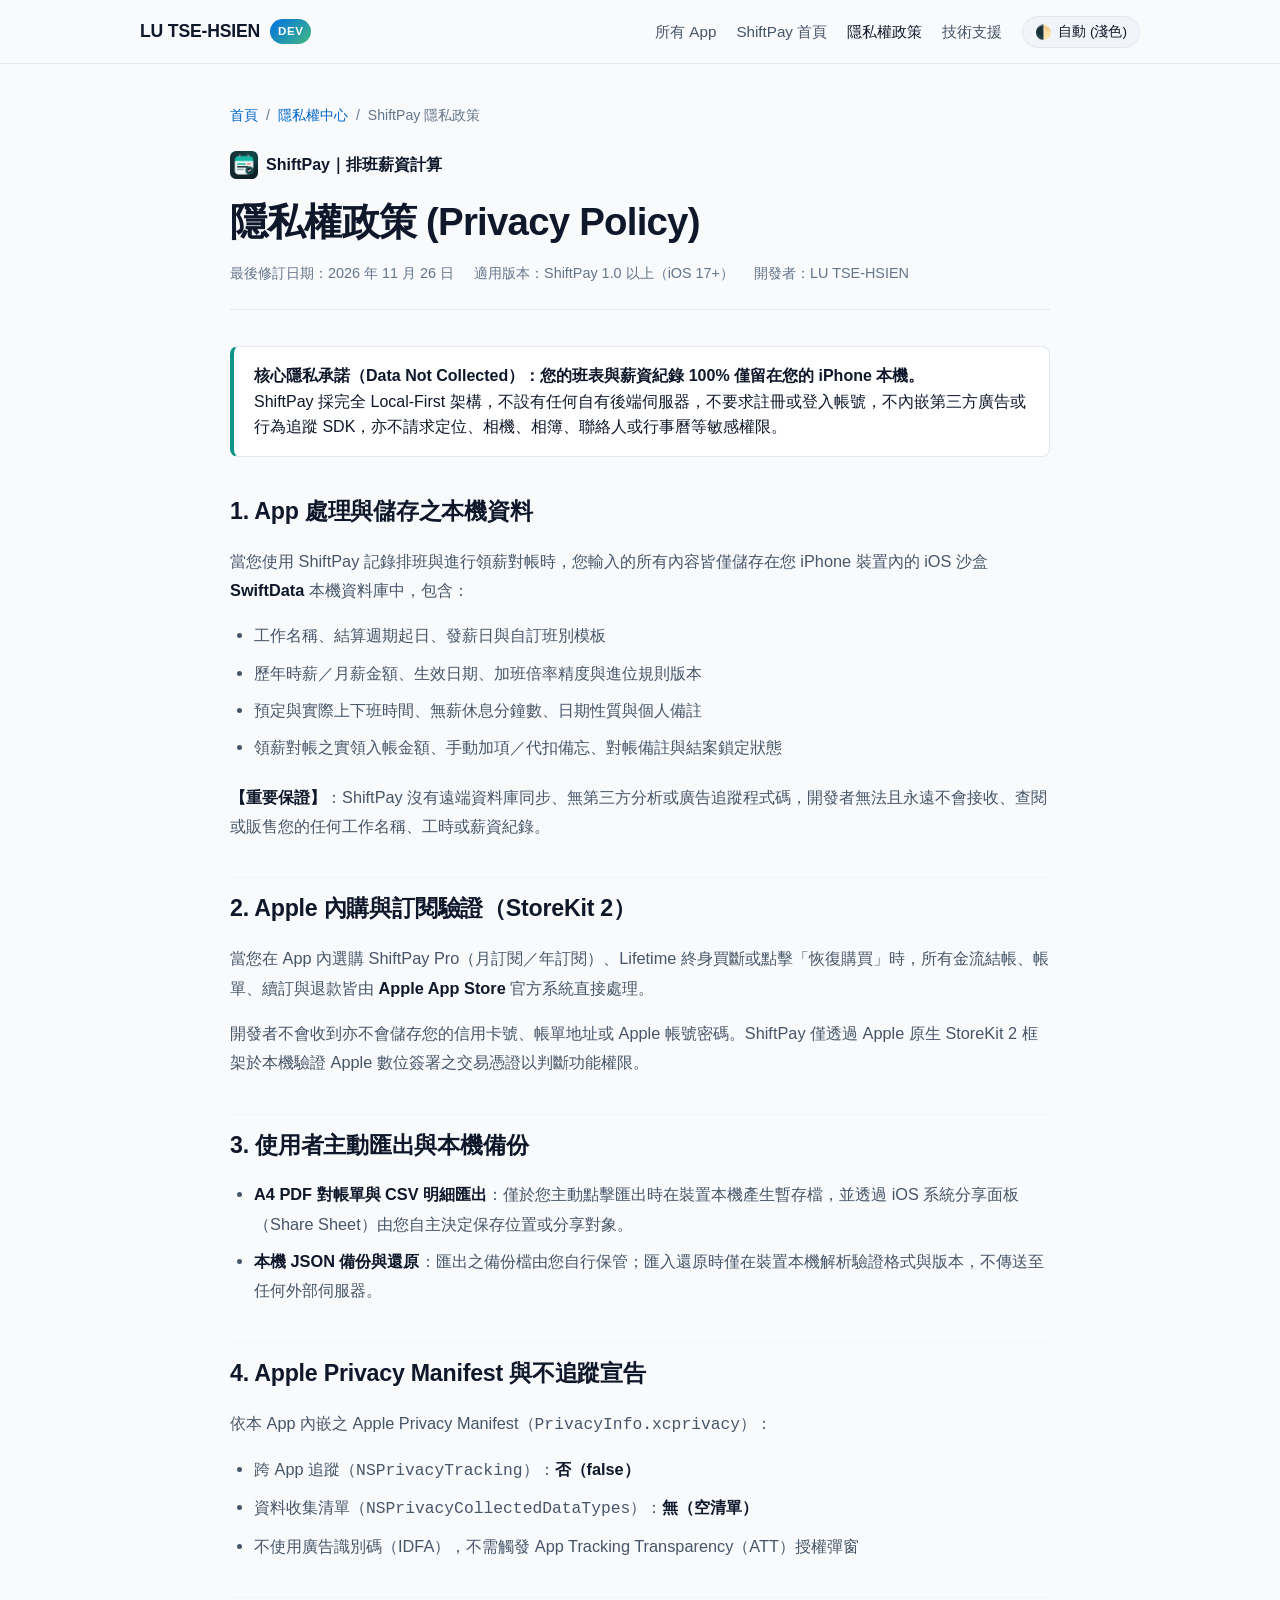
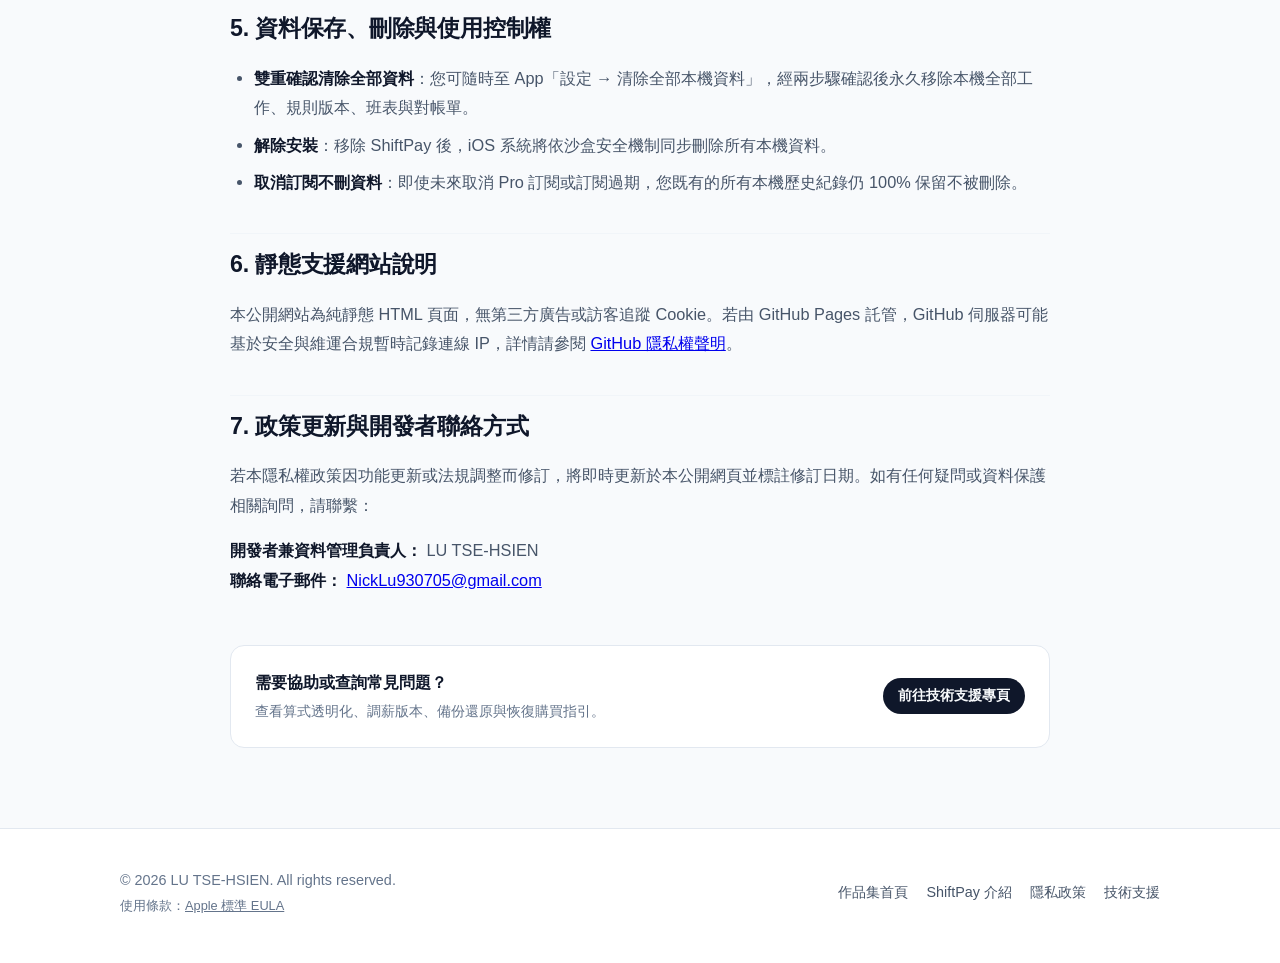
<file: shiftpay/privacy.html>
<!DOCTYPE html>
<html lang="zh-Hant">
<head>
  <meta charset="utf-8">
  <meta name="viewport" content="width=device-width, initial-scale=1.0">
  <meta name="color-scheme" content="light dark">
  <title>ShiftPay｜排班薪資計算 — 隱私權政策 (Privacy Policy)</title>
  <meta name="description" content="ShiftPay 排班薪資計算官方隱私權政策。完整說明本機 SwiftData 儲存、不收集個人資料（Data Not Collected）、零廣告與零追蹤 SDK 承諾，以及 Apple StoreKit 2 交易處理原則。">
  <link rel="stylesheet" href="../style.css">
</head>
<body>

  <header class="site-header">
    <div class="nav-container">
      <a href="../index.html" class="site-brand">
        <span>LU TSE-HSIEN</span>
        <span class="brand-badge">Dev</span>
      </a>

      <nav>
        <ul class="nav-links">
          <li><a href="../index.html#apps">所有 App</a></li>
          <li><a href="index.html">ShiftPay 首頁</a></li>
          <li><a href="privacy.html" class="active">隱私權政策</a></li>
          <li><a href="support.html">技術支援</a></li>
          <li>
            <button id="theme-toggle-btn" class="theme-toggle-btn" type="button" aria-label="切換網站外觀主題">
              <span aria-hidden="true">🌓</span> <span>外觀</span>
            </button>
          </li>
        </ul>
      </nav>
    </div>
  </header>

  <main>
    <div class="doc-container">

      <nav class="breadcrumb" aria-label="頁面路徑">
        <a href="../index.html">首頁</a>
        <span>/</span>
        <a href="../privacy/index.html">隱私權中心</a>
        <span>/</span>
        <span>ShiftPay 隱私政策</span>
      </nav>

      <div class="doc-header">
        <div class="doc-app-badge">
          <img src="../assets/shiftpay-icon.png" alt="ShiftPay Icon" class="doc-app-icon">
          <strong>ShiftPay｜排班薪資計算</strong>
        </div>
        <h1>隱私權政策 (Privacy Policy)</h1>
        <div class="doc-meta">
          <span>最後修訂日期：2026 年 11 月 26 日</span>
          <span>適用版本：ShiftPay 1.0 以上（iOS 17+）</span>
          <span>開發者：LU TSE-HSIEN</span>
        </div>
      </div>

      <div class="doc-callout">
        <strong>核心隱私承諾（Data Not Collected）：您的班表與薪資紀錄 100% 僅留在您的 iPhone 本機。</strong><br>
        ShiftPay 採完全 Local-First 架構，不設有任何自有後端伺服器，不要求註冊或登入帳號，不內嵌第三方廣告或行為追蹤 SDK，亦不請求定位、相機、相簿、聯絡人或行事曆等敏感權限。
      </div>

      <article class="doc-content">
        <h2>1. App 處理與儲存之本機資料</h2>
        <p>當您使用 ShiftPay 記錄排班與進行領薪對帳時，您輸入的所有內容皆僅儲存在您 iPhone 裝置內的 iOS 沙盒 <strong>SwiftData</strong> 本機資料庫中，包含：</p>
        <ul>
          <li>工作名稱、結算週期起日、發薪日與自訂班別模板</li>
          <li>歷年時薪／月薪金額、生效日期、加班倍率精度與進位規則版本</li>
          <li>預定與實際上下班時間、無薪休息分鐘數、日期性質與個人備註</li>
          <li>領薪對帳之實領入帳金額、手動加項／代扣備忘、對帳備註與結案鎖定狀態</li>
        </ul>
        <p>
          <strong>【重要保證】</strong>：ShiftPay 沒有遠端資料庫同步、無第三方分析或廣告追蹤程式碼，開發者無法且永遠不會接收、查閱或販售您的任何工作名稱、工時或薪資紀錄。
        </p>

        <h2>2. Apple 內購與訂閱驗證（StoreKit 2）</h2>
        <p>
          當您在 App 內選購 ShiftPay Pro（月訂閱／年訂閱）、Lifetime 終身買斷或點擊「恢復購買」時，所有金流結帳、帳單、續訂與退款皆由 <strong>Apple App Store</strong> 官方系統直接處理。
        </p>
        <p>
          開發者不會收到亦不會儲存您的信用卡號、帳單地址或 Apple 帳號密碼。ShiftPay 僅透過 Apple 原生 StoreKit 2 框架於本機驗證 Apple 數位簽署之交易憑證以判斷功能權限。
        </p>

        <h2>3. 使用者主動匯出與本機備份</h2>
        <ul>
          <li><strong>A4 PDF 對帳單與 CSV 明細匯出</strong>：僅於您主動點擊匯出時在裝置本機產生暫存檔，並透過 iOS 系統分享面板（Share Sheet）由您自主決定保存位置或分享對象。</li>
          <li><strong>本機 JSON 備份與還原</strong>：匯出之備份檔由您自行保管；匯入還原時僅在裝置本機解析驗證格式與版本，不傳送至任何外部伺服器。</li>
        </ul>

        <h2>4. Apple Privacy Manifest 與不追蹤宣告</h2>
        <p>依本 App 內嵌之 Apple Privacy Manifest（<code>PrivacyInfo.xcprivacy</code>）：</p>
        <ul>
          <li>跨 App 追蹤（<code>NSPrivacyTracking</code>）：<strong>否（false）</strong></li>
          <li>資料收集清單（<code>NSPrivacyCollectedDataTypes</code>）：<strong>無（空清單）</strong></li>
          <li>不使用廣告識別碼（IDFA），不需觸發 App Tracking Transparency（ATT）授權彈窗</li>
        </ul>

        <h2>5. 資料保存、刪除與使用控制權</h2>
        <ul>
          <li><strong>雙重確認清除全部資料</strong>：您可隨時至 App「設定 → 清除全部本機資料」，經兩步驟確認後永久移除本機全部工作、規則版本、班表與對帳單。</li>
          <li><strong>解除安裝</strong>：移除 ShiftPay 後，iOS 系統將依沙盒安全機制同步刪除所有本機資料。</li>
          <li><strong>取消訂閱不刪資料</strong>：即使未來取消 Pro 訂閱或訂閱過期，您既有的所有本機歷史紀錄仍 100% 保留不被刪除。</li>
        </ul>

        <h2>6. 靜態支援網站說明</h2>
        <p>
          本公開網站為純靜態 HTML 頁面，無第三方廣告或訪客追蹤 Cookie。若由 GitHub Pages 託管，GitHub 伺服器可能基於安全與維運合規暫時記錄連線 IP，詳情請參閱 <a href="https://docs.github.com/en/site-policy/privacy-policies/github-general-privacy-statement" target="_blank" rel="noopener noreferrer">GitHub 隱私權聲明</a>。
        </p>

        <h2>7. 政策更新與開發者聯絡方式</h2>
        <p>若本隱私權政策因功能更新或法規調整而修訂，將即時更新於本公開網頁並標註修訂日期。如有任何疑問或資料保護相關詢問，請聯繫：</p>
        <p>
          <strong>開發者兼資料管理負責人：</strong> LU TSE-HSIEN<br>
          <strong>聯絡電子郵件：</strong> <a href="mailto:NickLu930705@gmail.com">NickLu930705@gmail.com</a>
        </p>
      </article>

      <div class="doc-nav-card">
        <div>
          <h4>需要協助或查詢常見問題？</h4>
          <p style="color: var(--text-muted); font-size: 0.9rem; margin-top: 4px;">查看算式透明化、調薪版本、備份還原與恢復購買指引。</p>
        </div>
        <a href="support.html" class="btn btn-primary btn-sm">前往技術支援專頁</a>
      </div>

    </div>
  </main>

  <footer class="site-footer">
    <div class="footer-container">
      <div>
        <p>© 2026 LU TSE-HSIEN. All rights reserved.</p>
        <p style="font-size: 0.8rem; margin-top: 4px; color: var(--text-muted);">
          使用條款：<a href="https://www.apple.com/legal/internet-services/itunes/dev/stdeula/" target="_blank" rel="noopener noreferrer" style="color: inherit; text-decoration: underline;">Apple 標準 EULA</a>
        </p>
      </div>

      <ul class="footer-links">
        <li><a href="../index.html">作品集首頁</a></li>
        <li><a href="index.html">ShiftPay 介紹</a></li>
        <li><a href="privacy.html">隱私政策</a></li>
        <li><a href="support.html">技術支援</a></li>
      </ul>
    </div>
  </footer>

  <script src="../script.js"></script>
</body>
</html>
</file>
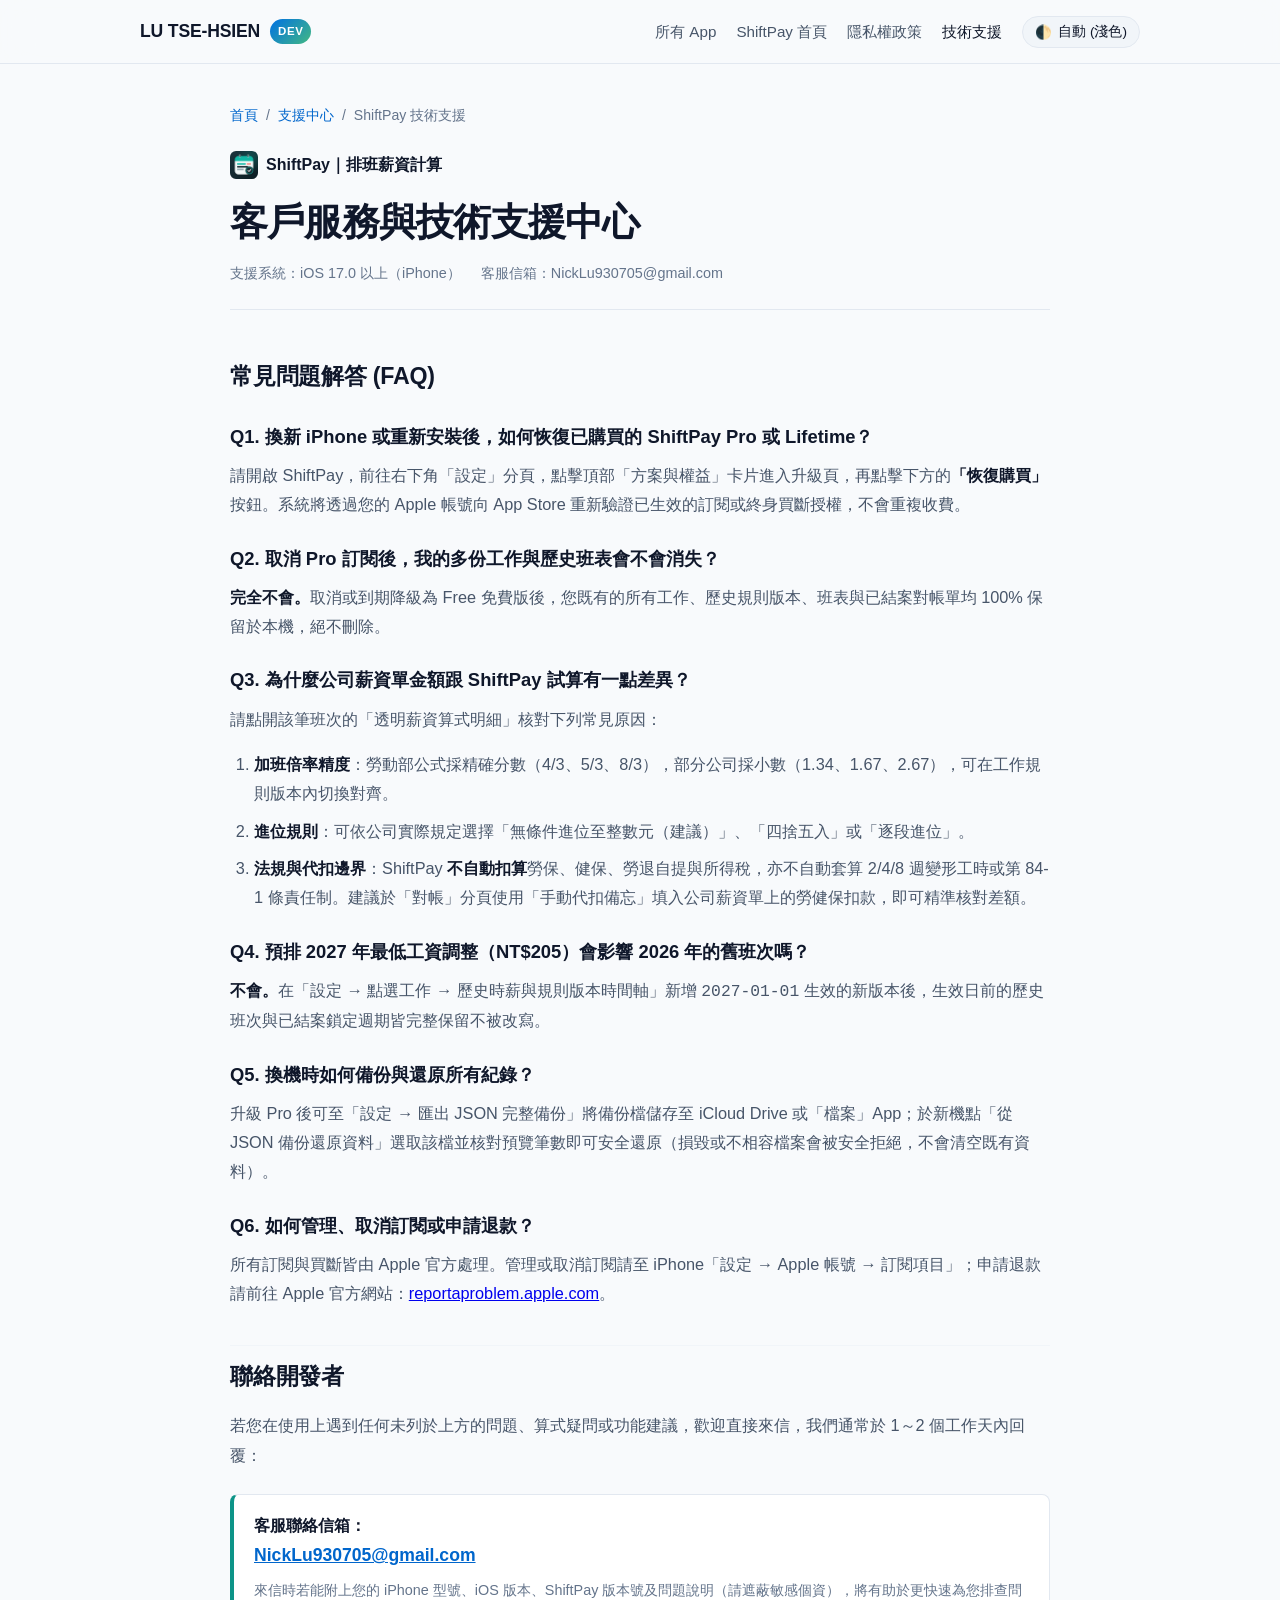
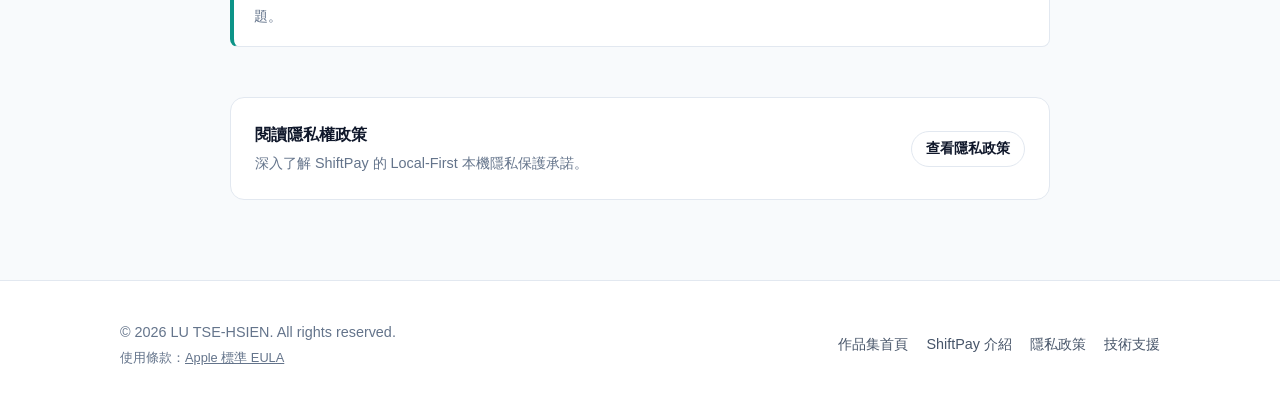
<file: shiftpay/support.html>
<!DOCTYPE html>
<html lang="zh-Hant">
<head>
  <meta charset="utf-8">
  <meta name="viewport" content="width=device-width, initial-scale=1.0">
  <meta name="color-scheme" content="light dark">
  <title>ShiftPay｜排班薪資計算 — 技術支援與常見問題 (Support &amp; FAQ)</title>
  <meta name="description" content="ShiftPay 排班薪資計算官方技術支援中心。提供三步記班、加班費透明算式與法規邊界、2026至2027調薪規則、PDF/CSV匯出、JSON備份還原與Pro恢復購買指南。">
  <link rel="stylesheet" href="../style.css">
</head>
<body>

  <header class="site-header">
    <div class="nav-container">
      <a href="../index.html" class="site-brand">
        <span>LU TSE-HSIEN</span>
        <span class="brand-badge">Dev</span>
      </a>

      <nav>
        <ul class="nav-links">
          <li><a href="../index.html#apps">所有 App</a></li>
          <li><a href="index.html">ShiftPay 首頁</a></li>
          <li><a href="privacy.html">隱私權政策</a></li>
          <li><a href="support.html" class="active">技術支援</a></li>
          <li>
            <button id="theme-toggle-btn" class="theme-toggle-btn" type="button" aria-label="切換網站外觀主題">
              <span aria-hidden="true">🌓</span> <span>外觀</span>
            </button>
          </li>
        </ul>
      </nav>
    </div>
  </header>

  <main>
    <div class="doc-container">

      <nav class="breadcrumb" aria-label="頁面路徑">
        <a href="../index.html">首頁</a>
        <span>/</span>
        <a href="../support/index.html">支援中心</a>
        <span>/</span>
        <span>ShiftPay 技術支援</span>
      </nav>

      <div class="doc-header">
        <div class="doc-app-badge">
          <img src="../assets/shiftpay-icon.png" alt="ShiftPay Icon" class="doc-app-icon">
          <strong>ShiftPay｜排班薪資計算</strong>
        </div>
        <h1>客戶服務與技術支援中心</h1>
        <div class="doc-meta">
          <span>支援系統：iOS 17.0 以上（iPhone）</span>
          <span>客服信箱：NickLu930705@gmail.com</span>
        </div>
      </div>

      <article class="doc-content">
        <h2>常見問題解答 (FAQ)</h2>

        <h3>Q1. 換新 iPhone 或重新安裝後，如何恢復已購買的 ShiftPay Pro 或 Lifetime？</h3>
        <p>
          請開啟 ShiftPay，前往右下角「設定」分頁，點擊頂部「方案與權益」卡片進入升級頁，再點擊下方的<strong>「恢復購買」</strong>按鈕。系統將透過您的 Apple 帳號向 App Store 重新驗證已生效的訂閱或終身買斷授權，不會重複收費。
        </p>

        <h3>Q2. 取消 Pro 訂閱後，我的多份工作與歷史班表會不會消失？</h3>
        <p>
          <strong>完全不會。</strong>取消或到期降級為 Free 免費版後，您既有的所有工作、歷史規則版本、班表與已結案對帳單均 100% 保留於本機，絕不刪除。
        </p>

        <h3>Q3. 為什麼公司薪資單金額跟 ShiftPay 試算有一點差異？</h3>
        <p>請點開該筆班次的「透明薪資算式明細」核對下列常見原因：</p>
        <ol>
          <li><strong>加班倍率精度</strong>：勞動部公式採精確分數（4/3、5/3、8/3），部分公司採小數（1.34、1.67、2.67），可在工作規則版本內切換對齊。</li>
          <li><strong>進位規則</strong>：可依公司實際規定選擇「無條件進位至整數元（建議）」、「四捨五入」或「逐段進位」。</li>
          <li><strong>法規與代扣邊界</strong>：ShiftPay <strong>不自動扣算</strong>勞保、健保、勞退自提與所得稅，亦不自動套算 2/4/8 週變形工時或第 84-1 條責任制。建議於「對帳」分頁使用「手動代扣備忘」填入公司薪資單上的勞健保扣款，即可精準核對差額。</li>
        </ol>

        <h3>Q4. 預排 2027 年最低工資調整（NT$205）會影響 2026 年的舊班次嗎？</h3>
        <p>
          <strong>不會。</strong>在「設定 → 點選工作 → 歷史時薪與規則版本時間軸」新增 <code>2027-01-01</code> 生效的新版本後，生效日前的歷史班次與已結案鎖定週期皆完整保留不被改寫。
        </p>

        <h3>Q5. 換機時如何備份與還原所有紀錄？</h3>
        <p>
          升級 Pro 後可至「設定 → 匯出 JSON 完整備份」將備份檔儲存至 iCloud Drive 或「檔案」App；於新機點「從 JSON 備份還原資料」選取該檔並核對預覽筆數即可安全還原（損毀或不相容檔案會被安全拒絕，不會清空既有資料）。
        </p>

        <h3>Q6. 如何管理、取消訂閱或申請退款？</h3>
        <p>
          所有訂閱與買斷皆由 Apple 官方處理。管理或取消訂閱請至 iPhone「設定 → Apple 帳號 → 訂閱項目」；申請退款請前往 Apple 官方網站：<a href="https://reportaproblem.apple.com/" target="_blank" rel="noopener noreferrer">reportaproblem.apple.com</a>。
        </p>

        <h2>聯絡開發者</h2>
        <p>
          若您在使用上遇到任何未列於上方的問題、算式疑問或功能建議，歡迎直接來信，我們通常於 1～2 個工作天內回覆：
        </p>
        <div class="doc-callout">
          <strong>客服聯絡信箱：</strong><br>
          <a href="mailto:NickLu930705@gmail.com" style="color: var(--accent-blue); font-size: 1.1rem; font-weight: 600;">NickLu930705@gmail.com</a><br>
          <span style="font-size: 0.9rem; color: var(--text-muted); margin-top: 6px; display: inline-block;">
            來信時若能附上您的 iPhone 型號、iOS 版本、ShiftPay 版本號及問題說明（請遮蔽敏感個資），將有助於更快速為您排查問題。
          </span>
        </div>
      </article>

      <div class="doc-nav-card">
        <div>
          <h4>閱讀隱私權政策</h4>
          <p style="color: var(--text-muted); font-size: 0.9rem; margin-top: 4px;">深入了解 ShiftPay 的 Local-First 本機隱私保護承諾。</p>
        </div>
        <a href="privacy.html" class="btn btn-secondary btn-sm">查看隱私政策</a>
      </div>

    </div>
  </main>

  <footer class="site-footer">
    <div class="footer-container">
      <div>
        <p>© 2026 LU TSE-HSIEN. All rights reserved.</p>
        <p style="font-size: 0.8rem; margin-top: 4px; color: var(--text-muted);">
          使用條款：<a href="https://www.apple.com/legal/internet-services/itunes/dev/stdeula/" target="_blank" rel="noopener noreferrer" style="color: inherit; text-decoration: underline;">Apple 標準 EULA</a>
        </p>
      </div>

      <ul class="footer-links">
        <li><a href="../index.html">作品集首頁</a></li>
        <li><a href="index.html">ShiftPay 介紹</a></li>
        <li><a href="privacy.html">隱私政策</a></li>
        <li><a href="support.html">技術支援</a></li>
      </ul>
    </div>
  </footer>

  <script src="../script.js"></script>
</body>
</html>
</file>
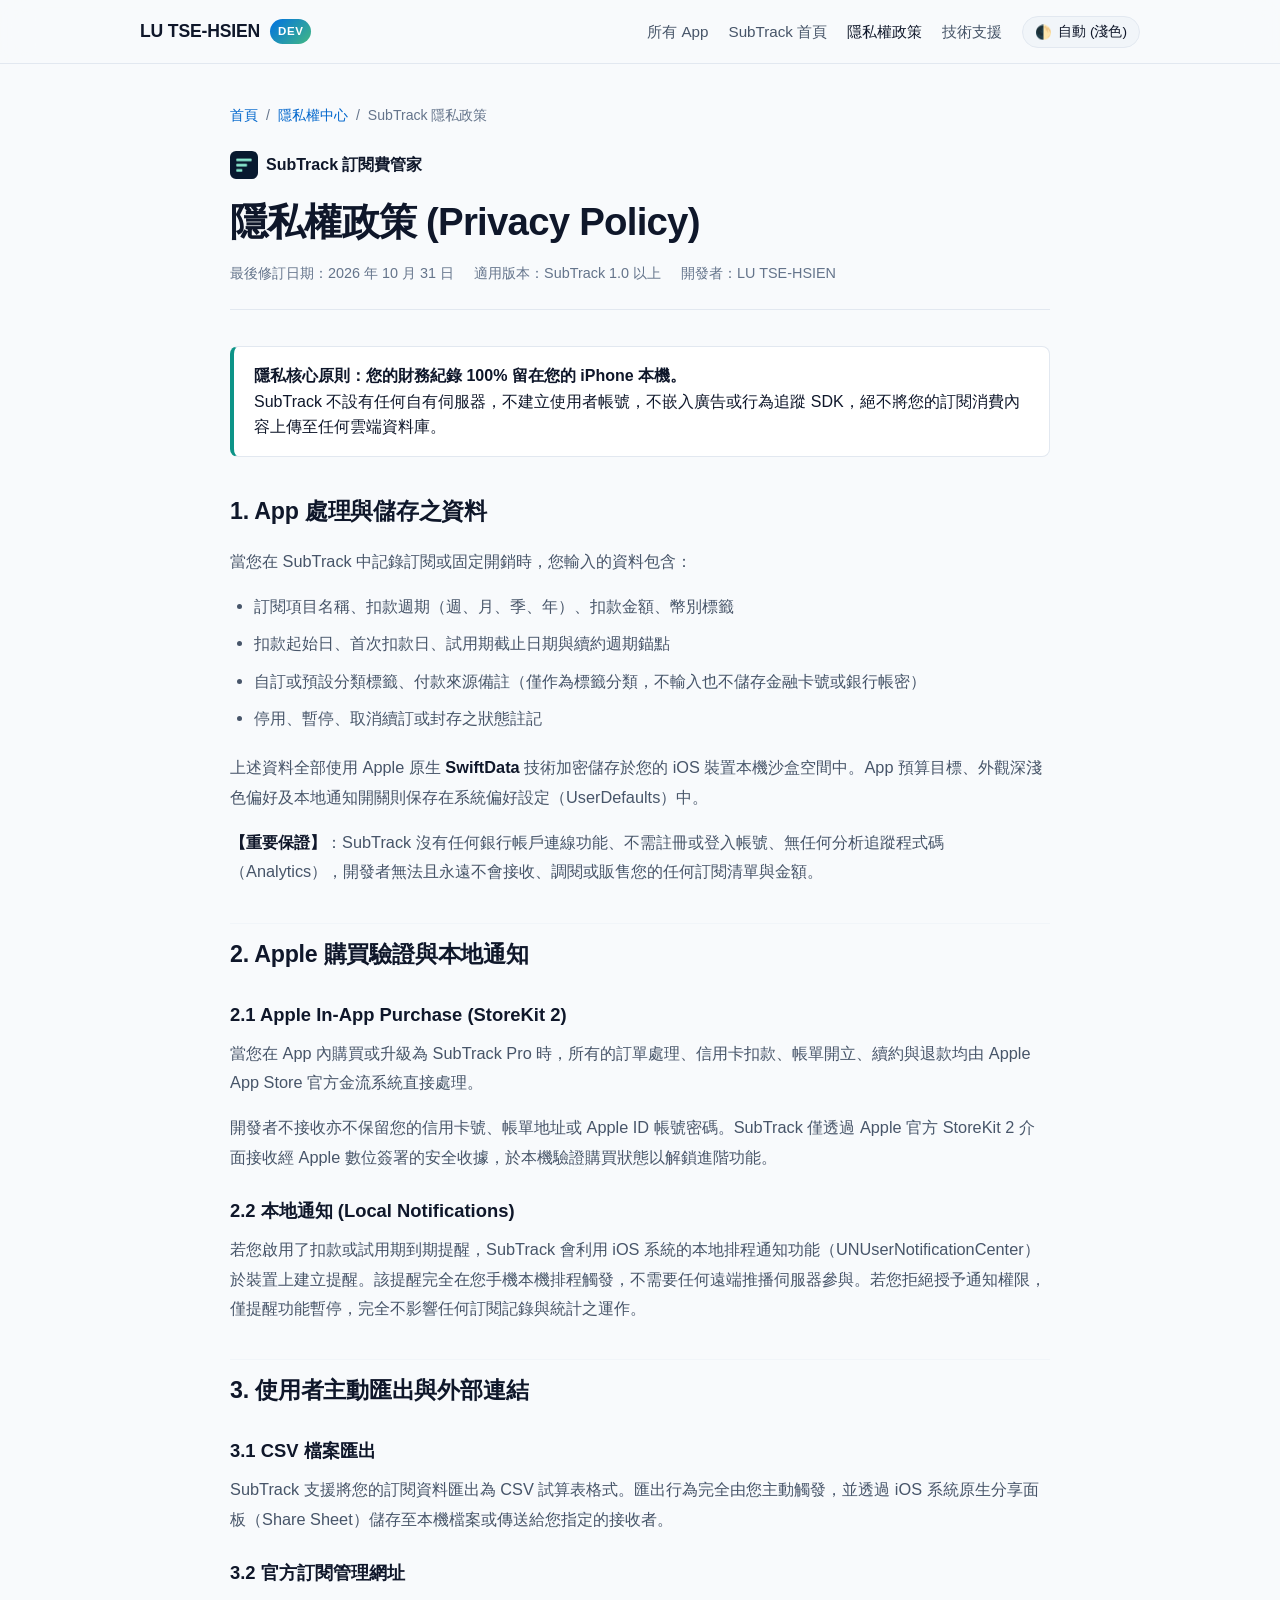
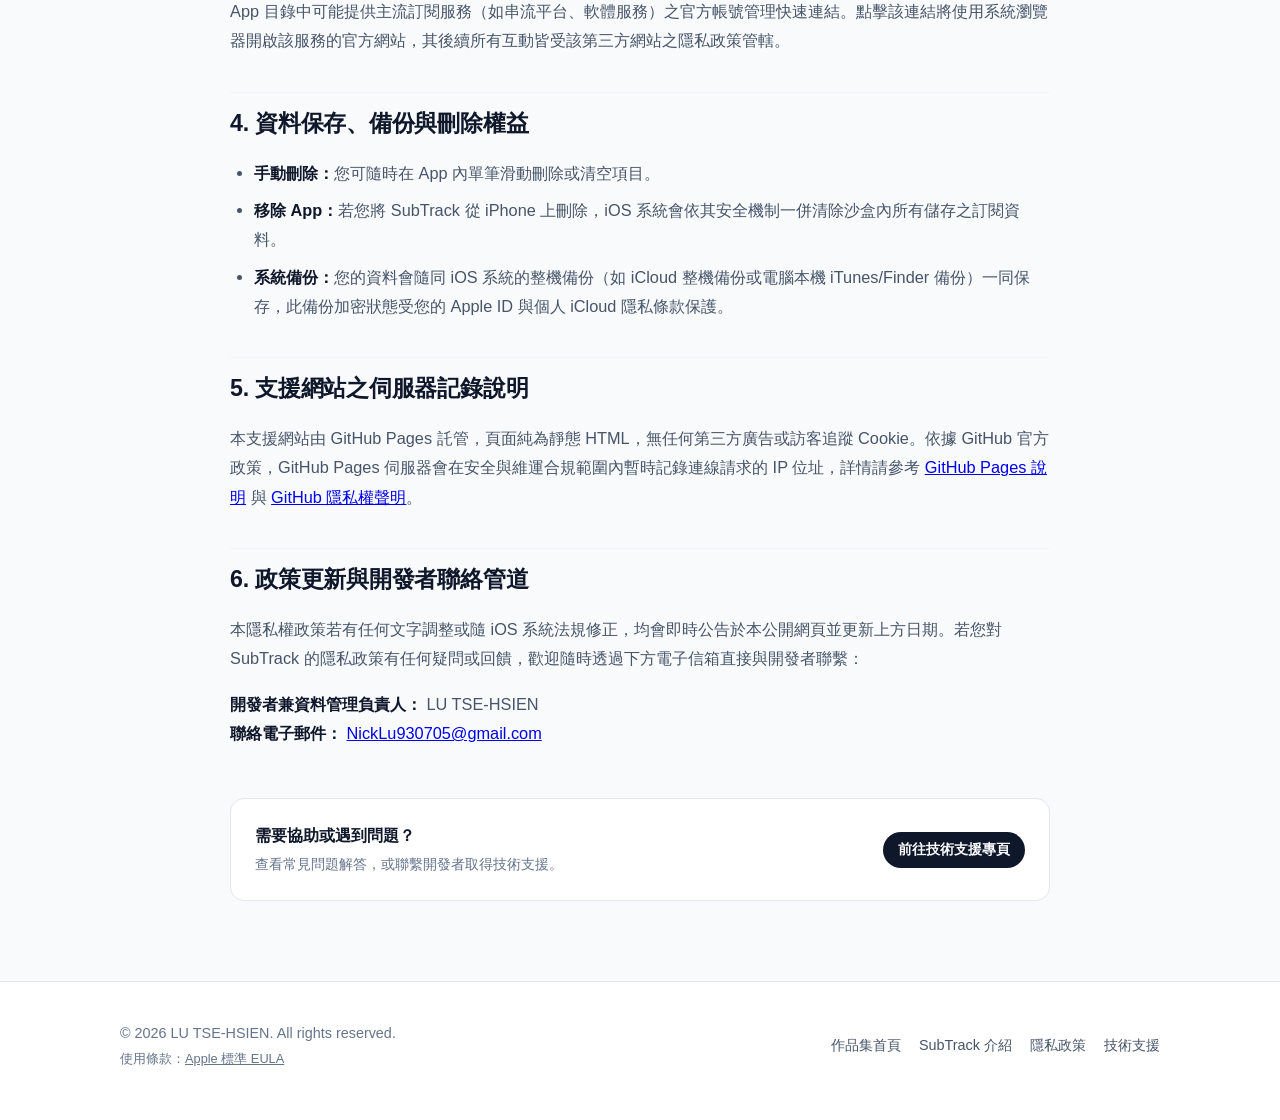
<file: subtrack/privacy.html>
<!DOCTYPE html>
<html lang="zh-Hant">
<head>
  <meta charset="utf-8">
  <meta name="viewport" content="width=device-width, initial-scale=1.0">
  <meta name="color-scheme" content="light dark">
  <title>SubTrack 訂閱費管家 ｜ 隱私權政策 (Privacy Policy)</title>
  <meta name="description" content="SubTrack 訂閱費管家的官方隱私權政策。說明本應用程式之資料儲存機制（本機 SwiftData）、無追蹤無廣告承諾，以及 Apple StoreKit 交易處理原則。">
  <link rel="stylesheet" href="../style.css">
</head>
<body>

  <header class="site-header">
    <div class="nav-container">
      <a href="../index.html" class="site-brand">
        <span>LU TSE-HSIEN</span>
        <span class="brand-badge">Dev</span>
      </a>

      <nav>
        <ul class="nav-links">
          <li><a href="../index.html#apps">所有 App</a></li>
          <li><a href="index.html">SubTrack 首頁</a></li>
          <li><a href="privacy.html" class="active">隱私權政策</a></li>
          <li><a href="support.html">技術支援</a></li>
          <li>
            <button id="theme-toggle-btn" class="theme-toggle-btn" type="button" aria-label="切換網站外觀主題">
              <span aria-hidden="true">🌓</span> <span>外觀</span>
            </button>
          </li>
        </ul>
      </nav>
    </div>
  </header>

  <main>
    <div class="doc-container">
      
      <!-- 麵包屑導覽 -->
      <nav class="breadcrumb" aria-label="頁面路徑">
        <a href="../index.html">首頁</a>
        <span>/</span>
        <a href="../privacy/index.html">隱私權中心</a>
        <span>/</span>
        <span>SubTrack 隱私政策</span>
      </nav>

      <div class="doc-header">
        <div class="doc-app-badge">
          <img src="../assets/subtrack-icon.png" alt="SubTrack Icon" class="doc-app-icon">
          <strong>SubTrack 訂閱費管家</strong>
        </div>
        <h1>隱私權政策 (Privacy Policy)</h1>
        <div class="doc-meta">
          <span>最後修訂日期：2026 年 10 月 31 日</span>
          <span>適用版本：SubTrack 1.0 以上</span>
          <span>開發者：LU TSE-HSIEN</span>
        </div>
      </div>

      <div class="doc-callout">
        <strong>隱私核心原則：您的財務紀錄 100% 留在您的 iPhone 本機。</strong><br>
        SubTrack 不設有任何自有伺服器，不建立使用者帳號，不嵌入廣告或行為追蹤 SDK，絕不將您的訂閱消費內容上傳至任何雲端資料庫。
      </div>

      <article class="doc-content">
        <h2>1. App 處理與儲存之資料</h2>
        <p>
          當您在 SubTrack 中記錄訂閱或固定開銷時，您輸入的資料包含：
        </p>
        <ul>
          <li>訂閱項目名稱、扣款週期（週、月、季、年）、扣款金額、幣別標籤</li>
          <li>扣款起始日、首次扣款日、試用期截止日期與續約週期錨點</li>
          <li>自訂或預設分類標籤、付款來源備註（僅作為標籤分類，不輸入也不儲存金融卡號或銀行帳密）</li>
          <li>停用、暫停、取消續訂或封存之狀態註記</li>
        </ul>
        <p>
          上述資料全部使用 Apple 原生 <strong>SwiftData</strong> 技術加密儲存於您的 iOS 裝置本機沙盒空間中。App 預算目標、外觀深淺色偏好及本地通知開關則保存在系統偏好設定（UserDefaults）中。
        </p>
        <p>
          <strong>【重要保證】</strong>：SubTrack 沒有任何銀行帳戶連線功能、不需註冊或登入帳號、無任何分析追蹤程式碼（Analytics），開發者無法且永遠不會接收、調閱或販售您的任何訂閱清單與金額。
        </p>

        <h2>2. Apple 購買驗證與本地通知</h2>
        <h3>2.1 Apple In-App Purchase (StoreKit 2)</h3>
        <p>
          當您在 App 內購買或升級為 SubTrack Pro 時，所有的訂單處理、信用卡扣款、帳單開立、續約與退款均由 Apple App Store 官方金流系統直接處理。
        </p>
        <p>
          開發者不接收亦不保留您的信用卡號、帳單地址或 Apple ID 帳號密碼。SubTrack 僅透過 Apple 官方 StoreKit 2 介面接收經 Apple 數位簽署的安全收據，於本機驗證購買狀態以解鎖進階功能。
        </p>

        <h3>2.2 本地通知 (Local Notifications)</h3>
        <p>
          若您啟用了扣款或試用期到期提醒，SubTrack 會利用 iOS 系統的本地排程通知功能（UNUserNotificationCenter）於裝置上建立提醒。該提醒完全在您手機本機排程觸發，不需要任何遠端推播伺服器參與。若您拒絕授予通知權限，僅提醒功能暫停，完全不影響任何訂閱記錄與統計之運作。
        </p>

        <h2>3. 使用者主動匯出與外部連結</h2>
        <h3>3.1 CSV 檔案匯出</h3>
        <p>
          SubTrack 支援將您的訂閱資料匯出為 CSV 試算表格式。匯出行為完全由您主動觸發，並透過 iOS 系統原生分享面板（Share Sheet）儲存至本機檔案或傳送給您指定的接收者。
        </p>

        <h3>3.2 官方訂閱管理網址</h3>
        <p>
          App 目錄中可能提供主流訂閱服務（如串流平台、軟體服務）之官方帳號管理快速連結。點擊該連結將使用系統瀏覽器開啟該服務的官方網站，其後續所有互動皆受該第三方網站之隱私政策管轄。
        </p>

        <h2>4. 資料保存、備份與刪除權益</h2>
        <ul>
          <li><strong>手動刪除：</strong>您可隨時在 App 內單筆滑動刪除或清空項目。</li>
          <li><strong>移除 App：</strong>若您將 SubTrack 從 iPhone 上刪除，iOS 系統會依其安全機制一併清除沙盒內所有儲存之訂閱資料。</li>
          <li><strong>系統備份：</strong>您的資料會隨同 iOS 系統的整機備份（如 iCloud 整機備份或電腦本機 iTunes/Finder 備份）一同保存，此備份加密狀態受您的 Apple ID 與個人 iCloud 隱私條款保護。</li>
        </ul>

        <h2>5. 支援網站之伺服器記錄說明</h2>
        <p>
          本支援網站由 GitHub Pages 託管，頁面純為靜態 HTML，無任何第三方廣告或訪客追蹤 Cookie。依據 GitHub 官方政策，GitHub Pages 伺服器會在安全與維運合規範圍內暫時記錄連線請求的 IP 位址，詳情請參考 <a href="https://docs.github.com/en/pages/getting-started-with-github-pages/what-is-github-pages" target="_blank" rel="noopener noreferrer">GitHub Pages 說明</a> 與 <a href="https://docs.github.com/en/site-policy/privacy-policies/github-general-privacy-statement" target="_blank" rel="noopener noreferrer">GitHub 隱私權聲明</a>。
        </p>

        <h2>6. 政策更新與開發者聯絡管道</h2>
        <p>
          本隱私權政策若有任何文字調整或隨 iOS 系統法規修正，均會即時公告於本公開網頁並更新上方日期。若您對 SubTrack 的隱私政策有任何疑問或回饋，歡迎隨時透過下方電子信箱直接與開發者聯繫：
        </p>
        <p>
          <strong>開發者兼資料管理負責人：</strong> LU TSE-HSIEN<br>
          <strong>聯絡電子郵件：</strong> <a href="mailto:NickLu930705@gmail.com">NickLu930705@gmail.com</a>
        </p>
      </article>

      <div class="doc-nav-card">
        <div>
          <h4>需要協助或遇到問題？</h4>
          <p style="color: var(--text-muted); font-size: 0.9rem; margin-top: 4px;">查看常見問題解答，或聯繫開發者取得技術支援。</p>
        </div>
        <a href="support.html" class="btn btn-primary btn-sm">前往技術支援專頁</a>
      </div>

    </div>
  </main>

  <footer class="site-footer">
    <div class="footer-container">
      <div>
        <p>© 2026 LU TSE-HSIEN. All rights reserved.</p>
        <p style="font-size: 0.8rem; margin-top: 4px; color: var(--text-muted);">
          使用條款：<a href="https://www.apple.com/legal/internet-services/itunes/dev/stdeula/" target="_blank" rel="noopener noreferrer" style="color: inherit; text-decoration: underline;">Apple 標準 EULA</a>
        </p>
      </div>

      <ul class="footer-links">
        <li><a href="../index.html">作品集首頁</a></li>
        <li><a href="index.html">SubTrack 介紹</a></li>
        <li><a href="privacy.html">隱私政策</a></li>
        <li><a href="support.html">技術支援</a></li>
      </ul>
    </div>
  </footer>

  <script src="../script.js"></script>
</body>
</html>
</file>
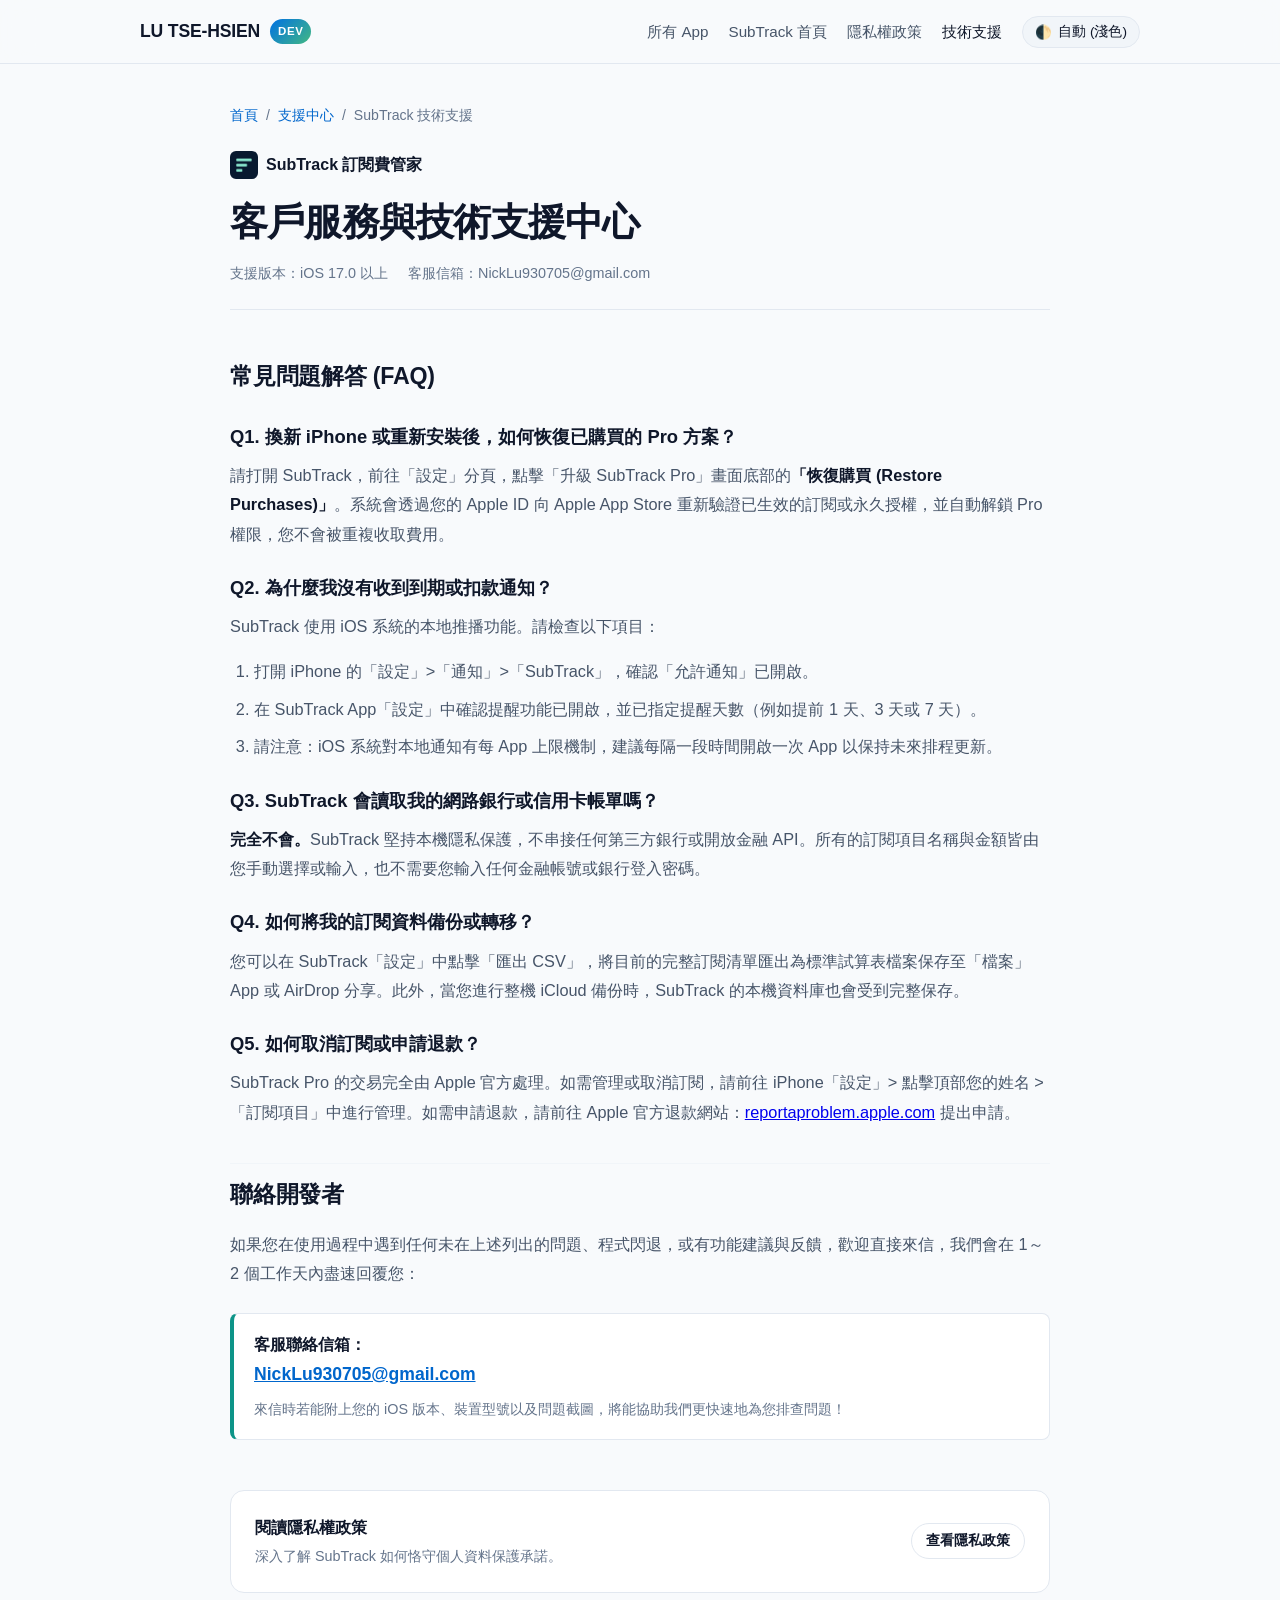
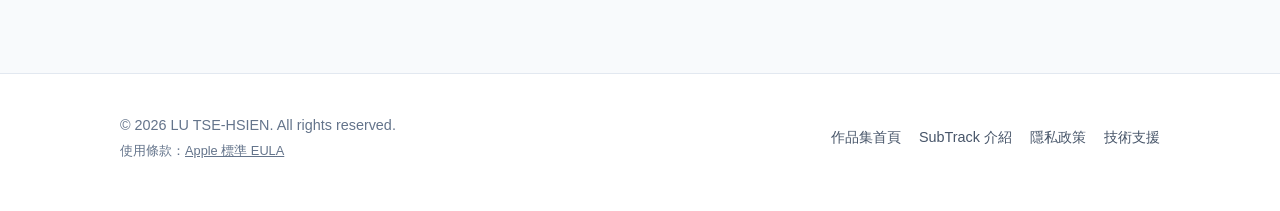
<file: subtrack/support.html>
<!DOCTYPE html>
<html lang="zh-Hant">
<head>
  <meta charset="utf-8">
  <meta name="viewport" content="width=device-width, initial-scale=1.0">
  <meta name="color-scheme" content="light dark">
  <title>SubTrack 訂閱費管家 ｜ 技術支援與常見問題 (Support & FAQ)</title>
  <meta name="description" content="SubTrack 訂閱費管家官方技術支援中心。提供常見問題解答（FAQ）、Pro 方案購買與恢復說明、資料匯出備份指南以及開發者聯絡管道。">
  <link rel="stylesheet" href="../style.css">
</head>
<body>

  <header class="site-header">
    <div class="nav-container">
      <a href="../index.html" class="site-brand">
        <span>LU TSE-HSIEN</span>
        <span class="brand-badge">Dev</span>
      </a>

      <nav>
        <ul class="nav-links">
          <li><a href="../index.html#apps">所有 App</a></li>
          <li><a href="index.html">SubTrack 首頁</a></li>
          <li><a href="privacy.html">隱私權政策</a></li>
          <li><a href="support.html" class="active">技術支援</a></li>
          <li>
            <button id="theme-toggle-btn" class="theme-toggle-btn" type="button" aria-label="切換網站外觀主題">
              <span aria-hidden="true">🌓</span> <span>外觀</span>
            </button>
          </li>
        </ul>
      </nav>
    </div>
  </header>

  <main>
    <div class="doc-container">
      
      <nav class="breadcrumb" aria-label="頁面路徑">
        <a href="../index.html">首頁</a>
        <span>/</span>
        <a href="../support/index.html">支援中心</a>
        <span>/</span>
        <span>SubTrack 技術支援</span>
      </nav>

      <div class="doc-header">
        <div class="doc-app-badge">
          <img src="../assets/subtrack-icon.png" alt="SubTrack Icon" class="doc-app-icon">
          <strong>SubTrack 訂閱費管家</strong>
        </div>
        <h1>客戶服務與技術支援中心</h1>
        <div class="doc-meta">
          <span>支援版本：iOS 17.0 以上</span>
          <span>客服信箱：NickLu930705@gmail.com</span>
        </div>
      </div>

      <article class="doc-content">
        <h2>常見問題解答 (FAQ)</h2>

        <h3>Q1. 換新 iPhone 或重新安裝後，如何恢復已購買的 Pro 方案？</h3>
        <p>
          請打開 SubTrack，前往「設定」分頁，點擊「升級 SubTrack Pro」畫面底部的<strong>「恢復購買 (Restore Purchases)」</strong>。系統會透過您的 Apple ID 向 Apple App Store 重新驗證已生效的訂閱或永久授權，並自動解鎖 Pro 權限，您不會被重複收取費用。
        </p>

        <h3>Q2. 為什麼我沒有收到到期或扣款通知？</h3>
        <p>
          SubTrack 使用 iOS 系統的本地推播功能。請檢查以下項目：
        </p>
        <ol>
          <li>打開 iPhone 的「設定」&gt;「通知」&gt;「SubTrack」，確認「允許通知」已開啟。</li>
          <li>在 SubTrack App「設定」中確認提醒功能已開啟，並已指定提醒天數（例如提前 1 天、3 天或 7 天）。</li>
          <li>請注意：iOS 系統對本地通知有每 App 上限機制，建議每隔一段時間開啟一次 App 以保持未來排程更新。</li>
        </ol>

        <h3>Q3. SubTrack 會讀取我的網路銀行或信用卡帳單嗎？</h3>
        <p>
          <strong>完全不會。</strong>SubTrack 堅持本機隱私保護，不串接任何第三方銀行或開放金融 API。所有的訂閱項目名稱與金額皆由您手動選擇或輸入，也不需要您輸入任何金融帳號或銀行登入密碼。
        </p>

        <h3>Q4. 如何將我的訂閱資料備份或轉移？</h3>
        <p>
          您可以在 SubTrack「設定」中點擊「匯出 CSV」，將目前的完整訂閱清單匯出為標準試算表檔案保存至「檔案」App 或 AirDrop 分享。此外，當您進行整機 iCloud 備份時，SubTrack 的本機資料庫也會受到完整保存。
        </p>

        <h3>Q5. 如何取消訂閱或申請退款？</h3>
        <p>
          SubTrack Pro 的交易完全由 Apple 官方處理。如需管理或取消訂閱，請前往 iPhone「設定」&gt; 點擊頂部您的姓名 &gt;「訂閱項目」中進行管理。如需申請退款，請前往 Apple 官方退款網站：<a href="https://reportaproblem.apple.com/" target="_blank" rel="noopener noreferrer">reportaproblem.apple.com</a> 提出申請。
        </p>

        <h2>聯絡開發者</h2>
        <p>
          如果您在使用過程中遇到任何未在上述列出的問題、程式閃退，或有功能建議與反饋，歡迎直接來信，我們會在 1～2 個工作天內盡速回覆您：
        </p>
        <div class="doc-callout">
          <strong>客服聯絡信箱：</strong><br>
          <a href="mailto:NickLu930705@gmail.com" style="color: var(--accent-blue); font-size: 1.1rem; font-weight: 600;">NickLu930705@gmail.com</a><br>
          <span style="font-size: 0.9rem; color: var(--text-muted); margin-top: 6px; display: inline-block;">
            來信時若能附上您的 iOS 版本、裝置型號以及問題截圖，將能協助我們更快速地為您排查問題！
          </span>
        </div>
      </article>

      <div class="doc-nav-card">
        <div>
          <h4>閱讀隱私權政策</h4>
          <p style="color: var(--text-muted); font-size: 0.9rem; margin-top: 4px;">深入了解 SubTrack 如何恪守個人資料保護承諾。</p>
        </div>
        <a href="privacy.html" class="btn btn-secondary btn-sm">查看隱私政策</a>
      </div>

    </div>
  </main>

  <footer class="site-footer">
    <div class="footer-container">
      <div>
        <p>© 2026 LU TSE-HSIEN. All rights reserved.</p>
        <p style="font-size: 0.8rem; margin-top: 4px; color: var(--text-muted);">
          使用條款：<a href="https://www.apple.com/legal/internet-services/itunes/dev/stdeula/" target="_blank" rel="noopener noreferrer" style="color: inherit; text-decoration: underline;">Apple 標準 EULA</a>
        </p>
      </div>

      <ul class="footer-links">
        <li><a href="../index.html">作品集首頁</a></li>
        <li><a href="index.html">SubTrack 介紹</a></li>
        <li><a href="privacy.html">隱私政策</a></li>
        <li><a href="support.html">技術支援</a></li>
      </ul>
    </div>
  </footer>

  <script src="../script.js"></script>
</body>
</html>
</file>
<file: style.css>
/* ==========================================================================
   Modern Apple-Inspired Developer Portfolio & App Showcase Stylesheet
   Supports automatic Light / Dark mode and user-selected overrides
   ========================================================================== */

:root {
  color-scheme: light dark;

  /* Typography */
  --font-sans: -apple-system, BlinkMacSystemFont, "SF Pro Display", "SF Pro Text", "PingFang TC", "Noto Sans TC", "Helvetica Neue", sans-serif;
  --font-mono: ui-monospace, SFMono-Regular, Menlo, Monaco, Consolas, monospace;

  /* Theme Colors - Dynamic */
  --bg-page: light-dark(#f8fafc, #0a0f1d);
  --bg-card: light-dark(#ffffff, #131c2e);
  --bg-card-subtle: light-dark(#f1f5f9, #1b263b);
  --bg-nav: light-dark(rgba(248, 250, 252, 0.8), rgba(10, 15, 29, 0.8));
  --border-color: light-dark(#e2e8f0, #22324b);
  --border-subtle: light-dark(#f1f5f9, #1a273d);

  --text-primary: light-dark(#0f172a, #f8fafc);
  --text-secondary: light-dark(#475569, #94a3b8);
  --text-muted: light-dark(#64748b, #64748b);

  --accent-blue: light-dark(#0066cc, #38bdf8);
  --accent-teal: light-dark(#0d9488, #2dd4bf);
  --accent-gradient: linear-gradient(135deg, #0071e3 0%, #42b883 100%);
  
  --badge-bg: light-dark(#e0f2fe, #1e3a5f);
  --badge-text: light-dark(#0369a1, #7dd3fc);

  --shadow-sm: 0 1px 2px rgba(0, 0, 0, 0.05);
  --shadow-md: 0 4px 16px rgba(0, 0, 0, 0.08);
  --shadow-lg: 0 12px 32px rgba(0, 0, 0, 0.12);

  --radius-sm: 8px;
  --radius-md: 14px;
  --radius-lg: 20px;
  --radius-squircle: 22.5%;
  --radius-full: 9999px;

  --max-width: 1040px;
  --header-height: 64px;
}

/* Force Light / Dark overrides when set via data-theme attribute */
[data-theme="light"] {
  color-scheme: light;
  --bg-page: #f8fafc;
  --bg-card: #ffffff;
  --bg-card-subtle: #f1f5f9;
  --bg-nav: rgba(248, 250, 252, 0.85);
  --border-color: #e2e8f0;
  --border-subtle: #f1f5f9;
  --text-primary: #0f172a;
  --text-secondary: #475569;
  --text-muted: #64748b;
  --accent-blue: #0066cc;
  --accent-teal: #0d9488;
  --badge-bg: #e0f2fe;
  --badge-text: #0369a1;
  --shadow-md: 0 4px 16px rgba(0, 0, 0, 0.06);
}

[data-theme="dark"] {
  color-scheme: dark;
  --bg-page: #0a0f1d;
  --bg-card: #131c2e;
  --bg-card-subtle: #1b263b;
  --bg-nav: rgba(10, 15, 29, 0.85);
  --border-color: #22324b;
  --border-subtle: #1a273d;
  --text-primary: #f8fafc;
  --text-secondary: #94a3b8;
  --text-muted: #64748b;
  --accent-blue: #38bdf8;
  --accent-teal: #2dd4bf;
  --badge-bg: #1e3a5f;
  --badge-text: #7dd3fc;
  --shadow-md: 0 4px 20px rgba(0, 0, 0, 0.35);
}

/* Base Reset & Layout */
* {
  box-sizing: border-box;
  margin: 0;
  padding: 0;
}

html {
  scroll-behavior: smooth;
  font-family: var(--font-sans);
  background-color: var(--bg-page);
  color: var(--text-primary);
  accent-color: var(--accent-blue);
  line-height: 1.6;
  -webkit-font-smoothing: antialiased;
}

body {
  min-height: 100vh;
  display: flex;
  flex-direction: column;
  background-color: var(--bg-page);
  color: var(--text-primary);
  transition: background-color 0.25s ease, color 0.25s ease;
}

/* Navigation Bar */
header.site-header {
  position: sticky;
  top: 0;
  z-index: 100;
  backdrop-filter: blur(16px);
  -webkit-backdrop-filter: blur(16px);
  background-color: var(--bg-nav);
  border-bottom: 1px solid var(--border-color);
  height: var(--header-height);
}

.nav-container {
  max-width: var(--max-width);
  margin: 0 auto;
  padding: 0 20px;
  height: 100%;
  display: flex;
  align-items: center;
  justify-content: space-between;
}

.site-brand {
  display: flex;
  align-items: center;
  gap: 10px;
  text-decoration: none;
  color: var(--text-primary);
  font-weight: 700;
  font-size: 1.1rem;
  letter-spacing: -0.01em;
}

.brand-badge {
  background: var(--accent-gradient);
  color: #ffffff;
  font-size: 0.72rem;
  font-weight: 600;
  padding: 3px 8px;
  border-radius: var(--radius-full);
  text-transform: uppercase;
  letter-spacing: 0.05em;
}

.nav-links {
  display: flex;
  align-items: center;
  gap: 20px;
  list-style: none;
}

.nav-links a {
  text-decoration: none;
  color: var(--text-secondary);
  font-size: 0.95rem;
  font-weight: 500;
  transition: color 0.15s ease;
}

.nav-links a:hover,
.nav-links a.active {
  color: var(--text-primary);
}

/* Theme Toggle Button */
.theme-toggle-btn {
  background: var(--bg-card-subtle);
  border: 1px solid var(--border-color);
  color: var(--text-primary);
  padding: 6px 12px;
  border-radius: var(--radius-full);
  cursor: pointer;
  display: inline-flex;
  align-items: center;
  gap: 6px;
  font-size: 0.85rem;
  font-family: inherit;
  transition: all 0.2s ease;
}

.theme-toggle-btn:hover {
  border-color: var(--accent-blue);
}

/* Main Container */
main {
  flex: 1;
  max-width: var(--max-width);
  width: 100%;
  margin: 0 auto;
  padding: 40px 20px 80px;
}

/* Hero Section */
.hero {
  text-align: center;
  padding: 50px 0 60px;
}

.hero-subtitle {
  display: inline-block;
  font-size: 0.9rem;
  font-weight: 600;
  letter-spacing: 0.08em;
  text-transform: uppercase;
  color: var(--accent-teal);
  margin-bottom: 12px;
}

.hero h1 {
  font-size: clamp(2.2rem, 5vw, 3.4rem);
  font-weight: 800;
  letter-spacing: -0.03em;
  line-height: 1.2;
  margin-bottom: 18px;
}

.hero-gradient-text {
  background: var(--accent-gradient);
  -webkit-background-clip: text;
  -webkit-text-fill-color: transparent;
}

.hero-desc {
  max-width: 640px;
  margin: 0 auto 30px;
  color: var(--text-secondary);
  font-size: 1.15rem;
  line-height: 1.7;
}

.hero-actions {
  display: flex;
  justify-content: center;
  gap: 14px;
  flex-wrap: wrap;
}

/* Button Styles */
.btn {
  display: inline-flex;
  align-items: center;
  justify-content: center;
  gap: 8px;
  padding: 10px 20px;
  border-radius: var(--radius-full);
  font-size: 0.95rem;
  font-weight: 600;
  text-decoration: none;
  cursor: pointer;
  transition: all 0.2s ease;
  border: 1px solid transparent;
}

.btn-primary {
  background-color: var(--text-primary);
  color: var(--bg-page);
}

.btn-primary:hover {
  opacity: 0.9;
  transform: translateY(-1px);
}

.btn-secondary {
  background-color: var(--bg-card);
  color: var(--text-primary);
  border-color: var(--border-color);
}

.btn-secondary:hover {
  background-color: var(--bg-card-subtle);
  border-color: var(--accent-blue);
  transform: translateY(-1px);
}

.btn-sm {
  padding: 6px 14px;
  font-size: 0.85rem;
}

/* Section Header */
.section-header {
  margin-bottom: 32px;
  text-align: left;
}

.section-header h2 {
  font-size: 1.8rem;
  font-weight: 700;
  letter-spacing: -0.02em;
  margin-bottom: 8px;
}

.section-header p {
  color: var(--text-secondary);
  font-size: 1rem;
}

/* Apps Grid */
.apps-grid {
  display: grid;
  grid-template-columns: 1fr;
  gap: 36px;
  margin-bottom: 70px;
}

@media (min-width: 860px) {
  .apps-grid {
    grid-template-columns: repeat(2, 1fr);
  }
}

/* App Card */
.app-card {
  background: var(--bg-card);
  border: 1px solid var(--border-color);
  border-radius: var(--radius-lg);
  padding: 30px;
  display: flex;
  flex-direction: column;
  box-shadow: var(--shadow-md);
  transition: transform 0.25s ease, border-color 0.25s ease, box-shadow 0.25s ease;
}

.app-card:hover {
  transform: translateY(-4px);
  border-color: var(--accent-blue);
  box-shadow: var(--shadow-lg);
}

.app-card-header {
  display: flex;
  align-items: center;
  gap: 18px;
  margin-bottom: 20px;
}

.app-icon {
  width: 76px;
  height: 76px;
  border-radius: var(--radius-squircle);
  object-fit: cover;
  box-shadow: 0 4px 12px rgba(0, 0, 0, 0.15);
  border: 1px solid rgba(255, 255, 255, 0.1);
  flex-shrink: 0;
}

.app-title-group h3 {
  font-size: 1.4rem;
  font-weight: 700;
  letter-spacing: -0.01em;
  margin-bottom: 4px;
}

.app-tagline {
  color: var(--accent-teal);
  font-size: 0.9rem;
  font-weight: 600;
}

.app-badge-row {
  display: flex;
  flex-wrap: wrap;
  gap: 6px;
  margin-top: 6px;
}

.tag-badge {
  background: var(--badge-bg);
  color: var(--badge-text);
  font-size: 0.75rem;
  font-weight: 600;
  padding: 2px 8px;
  border-radius: 6px;
}

.app-desc {
  color: var(--text-secondary);
  font-size: 0.98rem;
  line-height: 1.6;
  margin-bottom: 20px;
  flex: 1;
}

/* Feature bullets inside app card */
.feature-list {
  list-style: none;
  margin-bottom: 24px;
  display: flex;
  flex-direction: column;
  gap: 8px;
}

.feature-list li {
  font-size: 0.9rem;
  color: var(--text-secondary);
  display: flex;
  align-items: center;
  gap: 8px;
}

.feature-list li svg {
  color: var(--accent-teal);
  flex-shrink: 0;
}

/* App Screenshot Preview Box */
.app-preview-frame {
  width: 100%;
  height: 240px;
  background: var(--bg-card-subtle);
  border-radius: var(--radius-md);
  overflow: hidden;
  display: flex;
  align-items: center;
  justify-content: center;
  margin-bottom: 22px;
  border: 1px solid var(--border-subtle);
}

.app-preview-frame img {
  width: 100%;
  height: 100%;
  object-fit: cover;
  object-position: top center;
  transition: transform 0.3s ease;
}

.app-card:hover .app-preview-frame img {
  transform: scale(1.02);
}

/* App Card Actions */
.app-card-actions {
  display: flex;
  align-items: center;
  justify-content: space-between;
  gap: 10px;
  border-top: 1px solid var(--border-subtle);
  padding-top: 18px;
  margin-top: auto;
  flex-wrap: wrap;
}

.app-links-group {
  display: flex;
  align-items: center;
  gap: 12px;
  flex-wrap: wrap;
}

.app-links-group a {
  color: var(--accent-blue);
  text-decoration: none;
  font-size: 0.88rem;
  font-weight: 500;
  transition: opacity 0.15s ease;
}

.app-links-group a:hover {
  text-decoration: underline;
}

/* Developer / About Section */
.about-section {
  background: var(--bg-card);
  border: 1px solid var(--border-color);
  border-radius: var(--radius-lg);
  padding: 40px;
  margin-bottom: 60px;
}

.about-grid {
  display: grid;
  grid-template-columns: 1fr;
  gap: 28px;
}

@media (min-width: 768px) {
  .about-grid {
    grid-template-columns: 2fr 1fr;
    align-items: center;
  }
}

.about-text h2 {
  font-size: 1.6rem;
  margin-bottom: 12px;
}

.about-text p {
  color: var(--text-secondary);
  font-size: 1rem;
  line-height: 1.7;
  margin-bottom: 16px;
}

.contact-card {
  background: var(--bg-card-subtle);
  padding: 24px;
  border-radius: var(--radius-md);
  border: 1px solid var(--border-color);
}

.contact-card h4 {
  font-size: 1.05rem;
  margin-bottom: 12px;
}

.contact-list {
  list-style: none;
  display: flex;
  flex-direction: column;
  gap: 10px;
  font-size: 0.9rem;
}

.contact-list a {
  color: var(--accent-blue);
  text-decoration: none;
  word-break: break-all;
}

.contact-list a:hover {
  text-decoration: underline;
}

/* ==========================================================================
   Document & Policy Pages (Privacy & Support)
   ========================================================================== */

.doc-container {
  max-width: 820px;
  margin: 0 auto;
}

.breadcrumb {
  display: flex;
  align-items: center;
  gap: 8px;
  font-size: 0.88rem;
  color: var(--text-muted);
  margin-bottom: 24px;
}

.breadcrumb a {
  color: var(--accent-blue);
  text-decoration: none;
}

.breadcrumb a:hover {
  text-decoration: underline;
}

.doc-header {
  border-bottom: 1px solid var(--border-color);
  padding-bottom: 24px;
  margin-bottom: 36px;
}

.doc-app-badge {
  display: inline-flex;
  align-items: center;
  gap: 8px;
  margin-bottom: 12px;
}

.doc-app-icon {
  width: 28px;
  height: 28px;
  border-radius: 6px;
}

.doc-header h1 {
  font-size: clamp(1.8rem, 4vw, 2.4rem);
  font-weight: 800;
  letter-spacing: -0.02em;
  margin-bottom: 10px;
}

.doc-meta {
  color: var(--text-muted);
  font-size: 0.9rem;
  display: flex;
  gap: 20px;
  flex-wrap: wrap;
}

.doc-content {
  font-size: 1.02rem;
  line-height: 1.8;
  color: var(--text-secondary);
}

.doc-content h2 {
  font-size: 1.45rem;
  color: var(--text-primary);
  margin: 36px 0 14px;
  padding-top: 10px;
  letter-spacing: -0.01em;
  border-top: 1px solid var(--border-subtle);
}

.doc-content h2:first-of-type {
  border-top: none;
  margin-top: 10px;
}

.doc-content h3 {
  font-size: 1.15rem;
  color: var(--text-primary);
  margin: 22px 0 8px;
}

.doc-content p {
  margin-bottom: 16px;
}

.doc-content ul,
.doc-content ol {
  margin: 0 0 20px 24px;
}

.doc-content li {
  margin-bottom: 8px;
}

.doc-content strong {
  color: var(--text-primary);
}

.doc-callout {
  background: var(--bg-card);
  border-left: 4px solid var(--accent-teal);
  border-radius: var(--radius-sm);
  padding: 16px 20px;
  margin: 24px 0;
  border-top: 1px solid var(--border-color);
  border-right: 1px solid var(--border-color);
  border-bottom: 1px solid var(--border-color);
}

.doc-callout p:last-child {
  margin-bottom: 0;
}

.doc-nav-card {
  margin-top: 50px;
  background: var(--bg-card);
  border: 1px solid var(--border-color);
  border-radius: var(--radius-md);
  padding: 24px;
  display: flex;
  align-items: center;
  justify-content: space-between;
  flex-wrap: wrap;
  gap: 16px;
}

/* Footer */
footer.site-footer {
  border-top: 1px solid var(--border-color);
  background-color: var(--bg-card);
  padding: 40px 20px 50px;
  font-size: 0.9rem;
  color: var(--text-muted);
}

.footer-container {
  max-width: var(--max-width);
  margin: 0 auto;
  display: flex;
  flex-direction: column;
  gap: 20px;
}

@media (min-width: 680px) {
  .footer-container {
    flex-direction: row;
    justify-content: space-between;
    align-items: center;
  }
}

.footer-links {
  display: flex;
  gap: 18px;
  list-style: none;
  flex-wrap: wrap;
}

.footer-links a {
  color: var(--text-secondary);
  text-decoration: none;
}

.footer-links a:hover {
  color: var(--accent-blue);
}

/* Focus Visible Accessibility */
a:focus-visible,
button:focus-visible {
  outline: 2px solid var(--accent-blue);
  outline-offset: 3px;
}
</file>
